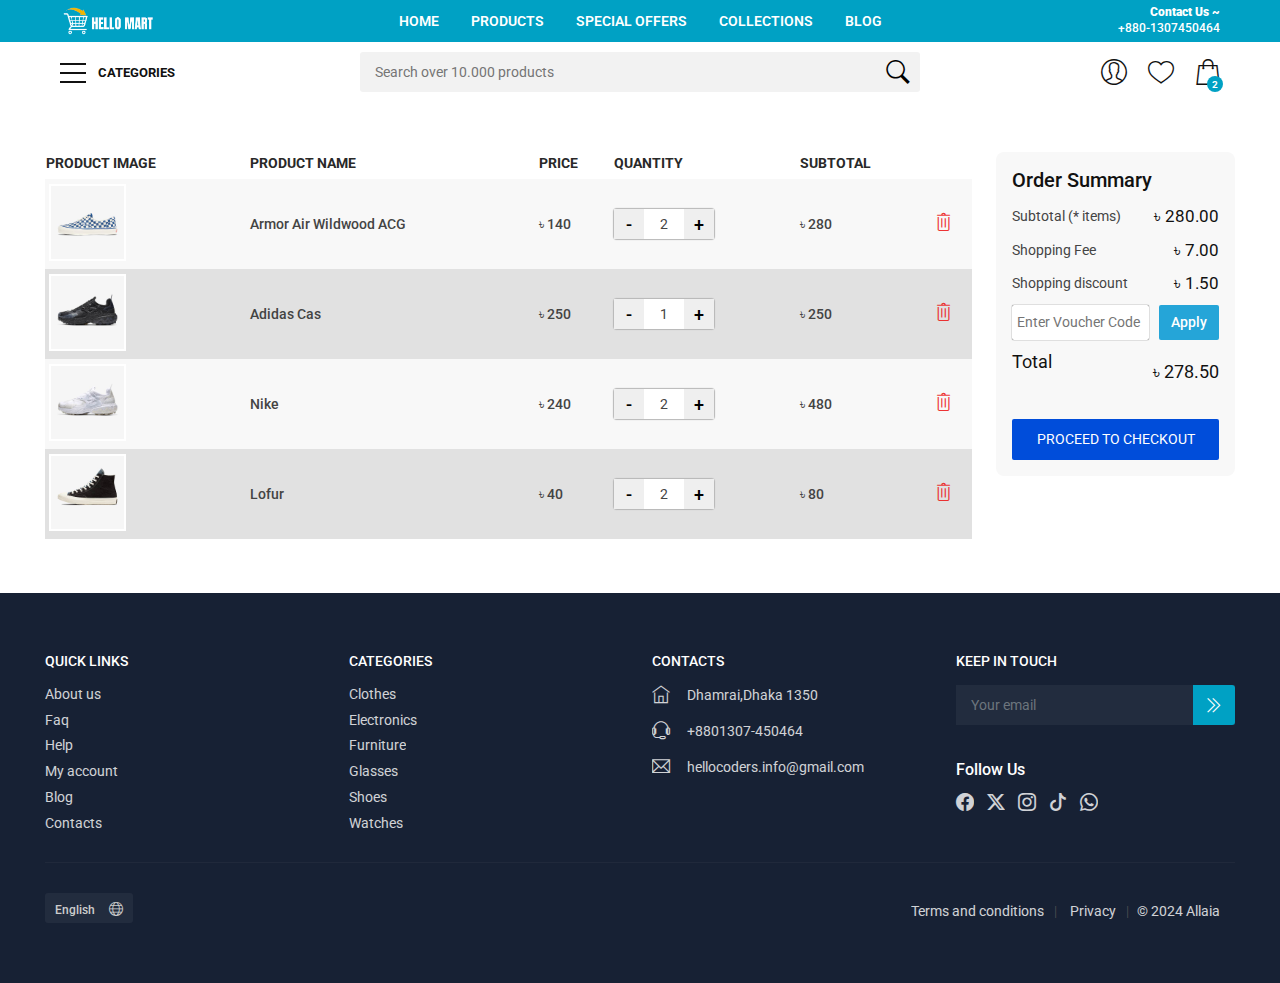
<file: cart.html>
<!DOCTYPE html>
<html lang="en">

<head>
  <!-- Mirrored from www.ansonika.com/allaia/ by HTTrack Website Copier/3.x [XR&CO'2014], Tue, 14 May 2024 04:19:41 GMT -->
  <meta charset="utf-8" />
  <meta http-equiv="X-UA-Compatible" content="IE=edge" />
  <meta name="viewport" content="width=device-width, initial-scale=1, shrink-to-fit=no" />
  <meta name="description" content="Allaia Bootstrap eCommerce Template - ThemeForest" />
  <meta name="author" content="Ansonika" />
  <title>Allaia | Bootstrap eCommerce Template - ThemeForest ||My Cart</title>

  <!-- Favicons-->
  <link rel="shortcut icon" href="img/icon.png" type="image/x-icon" />
  <link rel="apple-touch-icon" type="image/x-icon" href="img/apple-touch-icon-57x57-precomposed.png" />
  <link rel="apple-touch-icon" type="image/x-icon" sizes="72x72" href="img/apple-touch-icon-72x72-precomposed.png" />
  <link rel="apple-touch-icon" type="image/x-icon" sizes="114x114"
    href="img/apple-touch-icon-114x114-precomposed.png" />
  <link rel="apple-touch-icon" type="image/x-icon" sizes="144x144"
    href="img/apple-touch-icon-144x144-precomposed.png" />

  <!-- GOOGLE WEB FONT -->
  <link rel="dns-prefetch" href="https://fonts.gstatic.com/" />
  <link rel="preconnect" href="https://fonts.gstatic.com/" crossorigin="anonymous" />
  <link rel="preload" href="https://fonts.googleapis.com/css?family=Roboto:300,400,500,700,900&amp;display=swap"
    as="fetch" crossorigin="anonymous" />
  <script>
    !(function (e, n, t) {
      "use strict";
      var o =
        "https://fonts.googleapis.com/css?family=Roboto:300,400,500,700,900&amp;display=swap",
        r = "__3perf_googleFonts_c2536";
      function c(e) {
        (n.head || n.body).appendChild(e);
      }
      function a() {
        var e = n.createElement("link");
        (e.href = o), (e.rel = "stylesheet"), c(e);
      }
      function f(e) {
        if (!n.getElementById(r)) {
          var t = n.createElement("style");
          (t.id = r), c(t);
        }
        n.getElementById(r).innerHTML = e;
      }
      e.FontFace && e.FontFace.prototype.hasOwnProperty("display")
        ? (t[r] && f(t[r]),
          fetch(o)
            .then(function (e) {
              return e.text();
            })
            .then(function (e) {
              return e.replace(
                /@font-face {/g,
                "@font-face{font-display:swap;"
              );
            })
            .then(function (e) {
              return (t[r] = e);
            })
            .then(f)
            .catch(a))
        : a();
    })(window, document, localStorage);
  </script>

  <!-- PRELOAD LARGE CONTENT -->
  <link rel="preload" as="image" href="img/slides/slide_home_2.jpg" />

  <!-- BASE CSS -->
  <link rel="preload" href="css/bootstrap.min.css" as="style" />
  <link rel="stylesheet" href="css/bootstrap.min.css" />
  <link rel="preload" href="css/style.css" as="style" />
  <link rel="stylesheet" href="css/style.css" />

  <!-- SPECIFIC CSS -->
  <link rel="preload" href="css/home_1.css" as="style" />
  <link rel="stylesheet" href="css/home_1.css" />

  <!-- Cart CSS -->
  <link rel="stylesheet" href="./css/cart.css" />
</head>

<body>
  <div class="page">
    <header class="version_1">
      <div class="layer"></div><!-- Mobile menu overlay mask -->
      <div class="main_header">
        <div class="container">
          <div class="row small-gutters">
            <div class="col-xl-3 col-lg-3 d-lg-flex align-items-center">
              <div id="logo">
                <a href="index.html"><img src="img/logo.png" alt="" width="100" height="28"></a>
              </div>
            </div>
            <nav class="col-xl-6 col-lg-7">
              <a class="open_close" href="#0">
                <div class="hamburger hamburger--spin">
                  <div class="hamburger-box">
                    <div class="hamburger-inner"></div>
                  </div>
                </div>
              </a>
              <!-- Mobile menu button -->
              <div class="main-menu">
                <div id="header_menu">
                  <a href="index-2.html"><img src="img/logo_black.svg" alt="" width="100" height="35"></a>
                  <a href="#" class="open_close" id="close_in"><i class="ti-close"></i></a>
                </div>
                <ul class="d-lg-flex justify-content-center">
                  <!-- <li class="submenu">
									<a href="#0" class="show-submenu">Home</a>
								</li> -->
                  <li class="">
                    <a href="#0" class="show-submenu menu_item">Home</a>
                  </li>
                  <li class="megamenu">
                    <a href="products.html" class="show-submenu-mega menu_item">Products</a>
                    <!-- <div class="menu-wrapper">
										<div class="row small-gutters">
											<div class="col-lg-3">
												<h3>Listing grid</h3>
												<ul>
													<li><a href="listing-grid-1-full.html">Grid Full Width</a></li>
													<li><a href="listing-grid-2-full.html">Grid Full Width 2</a></li>
													<li><a href="listing-grid-3.html">Grid Boxed</a></li>
													<li><a href="listing-grid-4-sidebar-left.html">Grid Sidebar Left</a></li>
													<li><a href="listing-grid-5-sidebar-right.html">Grid Sidebar Right</a></li>
													<li><a href="listing-grid-6-sidebar-left.html">Grid Sidebar Left 2</a></li>
													<li><a href="listing-grid-7-sidebar-right.html">Grid Sidebar Right 2</a></li>
												</ul>
											</div>
											<div class="col-lg-3">
												<h3>Listing row &amp; Product</h3>
												<ul>
													<li><a href="listing-row-1-sidebar-left.html">Row Sidebar Left</a></li>
													<li><a href="listing-row-2-sidebar-right.html">Row Sidebar Right</a></li>
													<li><a href="listing-row-3-sidebar-left.html">Row Sidebar Left 2</a></li>
													<li><a href="listing-row-4-sidebar-extended.html">Row Sidebar Extended</a></li>
													<li><a href="product-detail-1.html">Product Large Image</a></li>
													<li><a href="product-detail-2.html">Product Carousel</a></li>
													<li><a href="product-detail-3.html">Product Sticky Info</a></li>
												</ul>
											</div>
											<div class="col-lg-3">
												<h3>Other pages</h3>
												<ul>
													<li><a href="cart.html">Cart Page</a></li>
													<li><a href="checkout.html">Check Out Page</a></li>
													<li><a href="confirm.html">Confirm Purchase Page</a></li>
													<li><a href="account.html">Create Account Page</a></li>
													<li><a href="track-order.html">Track Order</a></li>
													<li><a href="help.html">Help Page</a></li>
													<li><a href="help-2.html">Help Page 2</a></li>
													<li><a href="leave-review.html">Leave a Review</a></li>
												</ul>
											</div>
											<div class="col-lg-3 d-xl-block d-lg-block d-md-none d-sm-none d-none">
												<div class="banner_menu">
													<a href="#0">
														<img src="[data-uri]" data-src="img/banner_menu.jpg" width="400" height="550" alt="" class="img-fluid lazy">
													</a>
												</div>
											</div>
										</div>
										
									</div> -->
                    <!-- /menu-wrapper -->
                  </li>
                  <li class="">
                    <a href="#0" class="show-submenu menu_item">Special Offers</a>
                  </li>
                  <li class="">
                    <a href="#0" class="show-submenu menu_item">Collections</a>
                  </li>
                  <li>
                    <a href="blog.html" class="menu_item">Blog</a>
                  </li>
                </ul>
              </div>
              <!--/main-menu -->
            </nav>
            <div class="col-xl-3 col-lg-2 d-lg-flex align-items-center justify-content-end text-end">
              <a class="phone_top" href="tel:+8801307450464"><strong><span>Contact Us
                    ~</span>+880-1307450464</strong></a>
            </div>
          </div>
          <!-- /row -->
        </div>
      </div>
      <!-- /main_header -->

      <div class="main_nav Sticky">
        <div class="container">
          <div class="row small-gutters">
            <div class="col-xl-3 col-lg-3 col-md-3">
              <nav class="categories">
                <ul class="clearfix">
                  <li><span>
                      <a href="#">
                        <span class="hamburger hamburger--spin">
                          <span class="hamburger-box">
                            <span class="hamburger-inner"></span>
                          </span>
                        </span>
                        Categories
                      </a>
                    </span>
                    <div id="menu">
                      <ul>
                        <li><span><a href="#0">Collections</a></span>
                          <ul>
                            <li><a href="listing-grid-1-full.html">Trending</a></li>
                            <li><a href="listing-grid-2-full.html">Life style</a></li>
                            <li><a href="listing-grid-3.html">Running</a></li>
                            <li><a href="listing-grid-4-sidebar-left.html">Training</a></li>
                            <li><a href="listing-grid-5-sidebar-right.html">View all
                                Collections</a></li>
                          </ul>
                        </li>
                        <li><span><a href="#">Men</a></span>
                          <ul>
                            <li><a href="listing-grid-6-sidebar-left.html">Offers</a></li>
                            <li><a href="listing-grid-7-sidebar-right.html">Shoes</a></li>
                            <li><a href="listing-row-1-sidebar-left.html">Clothing</a></li>
                            <li><a href="listing-row-3-sidebar-left.html">Accessories</a>
                            </li>
                            <li><a href="listing-row-4-sidebar-extended.html">Equipment</a>
                            </li>
                          </ul>
                        </li>
                        <li><span><a href="#">Women</a></span>
                          <ul>
                            <li><a href="listing-grid-1-full.html">Best Sellers</a></li>
                            <li><a href="listing-grid-2-full.html">Clothing</a></li>
                            <li><a href="listing-grid-3.html">Accessories</a></li>
                            <li><a href="listing-grid-4-sidebar-left.html">Shoes</a></li>
                          </ul>
                        </li>
                        <li><span><a href="#">Boys</a></span>
                          <ul>
                            <li><a href="listing-grid-6-sidebar-left.html">Easy On Shoes</a>
                            </li>
                            <li><a href="listing-grid-7-sidebar-right.html">Clothing</a>
                            </li>
                            <li><a href="listing-row-3-sidebar-left.html">Must Have</a></li>
                            <li><a href="listing-row-4-sidebar-extended.html">All Boys</a>
                            </li>
                          </ul>
                        </li>
                        <li><span><a href="#">Girls</a></span>
                          <ul>
                            <li><a href="listing-grid-1-full.html">New Releases</a></li>
                            <li><a href="listing-grid-2-full.html">Clothing</a></li>
                            <li><a href="listing-grid-3.html">Sale</a></li>
                            <li><a href="listing-grid-4-sidebar-left.html">Best Sellers</a>
                            </li>
                          </ul>
                        </li>
                        <li><span><a href="#">Customize</a></span>
                          <ul>
                            <li><a href="listing-row-1-sidebar-left.html">For Men</a></li>
                            <li><a href="listing-row-2-sidebar-right.html">For Women</a>
                            </li>
                            <li><a href="listing-row-4-sidebar-extended.html">For Boys</a>
                            </li>
                            <li><a href="listing-grid-1-full.html">For Girls</a></li>
                          </ul>
                        </li>
                      </ul>
                    </div>
                  </li>
                </ul>
              </nav>
            </div>
            <div class="col-xl-6 col-lg-7 col-md-6 d-none d-md-block">
              <div class="custom-search-input">
                <input type="text" placeholder="Search over 10.000 products">
                <button type="submit"><i class="header-icon_search_custom"></i></button>
              </div>
            </div>
            <div class="col-xl-3 col-lg-2 col-md-3">
              <ul class="top_tools">
                <li>
                  <div class="dropdown dropdown-cart">
                    <a href="cart.html" class="cart_bt"><strong>2</strong></a>
                    <div class="dropdown-menu">
                      <ul>
                        <li>
                          <a href="product-detail-1.html">
                            <figure><img src="img/products/product_placeholder_square_small.jpg"
                                data-src="img/products/shoes/thumb/1.jpg" alt="" width="50" height="50" class="lazy">
                            </figure>
                            <strong><span>1x Armor Air x Fear</span>৳90.00</strong>
                          </a>
                          <a href="#0" class="action"><i class="ti-trash"></i></a>
                        </li>
                        <li>
                          <a href="product-detail-1.html">
                            <figure><img src="img/products/product_placeholder_square_small.jpg"
                                data-src="img/products/shoes/thumb/2.jpg" alt="" width="50" height="50" class="lazy">
                            </figure>
                            <strong><span>1x Armor Okwahn II</span>৳110.00</strong>
                          </a>
                          <a href="0.html" class="action"><i class="ti-trash"></i></a>
                        </li>
                      </ul>
                      <div class="total_drop">
                        <div class="clearfix"><strong>Total</strong><span>৳200.00</span></div>
                        <a href="cart.html" class="btn_1 outline">View Cart</a><a href="checkout.html"
                          class="btn_1">Checkout</a>
                      </div>
                    </div>
                  </div>
                  <!-- /dropdown-cart-->
                </li>
                <li>
                  <a href="#0" class="wishlist"><span>Wishlist</span></a>
                </li>
                <li>
                  <div class="dropdown dropdown-access">
                    <a href="login.html" class="access_link"><span>Account</span></a>
                    <div class="dropdown-menu">
                      <a href="login.html" class="btn_1">Sign In or Sign Up</a>
                      <ul>
                        <li>
                          <a href="track-order.html"><i class="ti-truck"></i>Track your
                            Order</a>
                        </li>
                        <li>
                          <a href="account.html"><i class="ti-package"></i>My Orders</a>
                        </li>
                        <li>
                          <a href="account.html"><i class="ti-user"></i>My Profile</a>
                        </li>
                        <li>
                          <a href="help.html"><i class="ti-help-alt"></i>Help and Faq</a>
                        </li>
                      </ul>
                    </div>
                  </div>
                  <!-- /dropdown-access-->
                </li>
                <li>
                  <a href="#0" class="btn_search_mob"><span>Search</span></a>
                </li>
                <li>
                  <a href="#menu" class="btn_cat_mob">
                    <div class="hamburger hamburger--spin" id="hamburger">
                      <div class="hamburger-box">
                        <div class="hamburger-inner"></div>
                      </div>
                    </div>
                    Categories
                  </a>
                </li>
              </ul>
            </div>
          </div>
          <!-- /row -->
        </div>
        <div class="search_mob_wp">
          <input type="text" class="form-control" placeholder="Search over 10.000 products">
          <input type="submit" class="btn_1 full-width" value="Search">
        </div>
        <!-- /search_mobile -->
      </div>
      <!-- /main_nav -->
    </header>
    <main>
      <!-- cart section -->
      <section id="cart-section">
        <div class="container">
          <div class="cart-area">
            <!-- added product section -->
            <div class="added-product-area">
              <table>
                <thead>
                  <tr class="product-headers">
                    <th>Product Image</th>
                    <th>Product Name</th>
                    <th>Price</th>
                    <th>Quantity</th>
                    <th>Subtotal</th>
                  </tr>
                </thead>
                <tbody>
                  <tr>
                    <td>
                      <div class="product-img-area">
                        <img src="./img/products/shoes/3.jpg" alt="Product image" />
                      </div>
                    </td>
                    <td class="product-name">Armor Air Wildwood ACG</td>
                    <td class="price">৳ 140</td>
                    <td>
                      <div class="quantity-area">
                        <button id="decrease-btn" class="decrement-button">
                          -
                        </button>
                        <span class="px-3 text-center" id="quantity">2</span>
                        <button id="increase-btn" class="increment-button">
                          +
                        </button>
                      </div>
                    </td>
                    <td class="sub-total-price">৳ 280</td>
                    <td>
                      <i class="ti-trash"></i>
                    </td>
                  </tr>
                  <tr>
                    <td>
                      <div class="product-img-area">
                        <img src="./img/products/shoes/1.jpg" alt="Product image" />
                      </div>
                    </td>
                    <td class="product-name">Adidas Cas</td>
                    <td class="price">৳ 250</td>
                    <td>
                      <div class="quantity-area">
                        <button id="decrease-btn" class="decrement-button">
                          -
                        </button>
                        <span class="px-3 text-center" id="quantity">1</span>
                        <button id="increase-btn" class="increment-button">
                          +
                        </button>
                      </div>
                    </td>
                    <td class="sub-total-price">৳ 250</td>
                    <td>
                      <i class="ti-trash"></i>
                    </td>
                  </tr>
                  <tr>
                    <td>
                      <div class="product-img-area">
                        <img src="./img/products/shoes/2.jpg" alt="Product image" />
                      </div>
                    </td>
                    <td class="product-name">Nike</td>
                    <td class="price">৳ 240</td>
                    <td>
                      <div class="quantity-area">
                        <button id="decrease-btn" class="decrement-button">
                          -
                        </button>
                        <span class="px-3 text-center" id="quantity">2</span>
                        <button id="increase-btn" class="increment-button">
                          +
                        </button>
                      </div>
                    </td>
                    <td class="sub-total-price">৳ 480</td>
                    <td>
                      <i class="ti-trash"></i>
                    </td>
                  </tr>
                  <tr>
                    <td>
                      <div class="product-img-area">
                        <img src="./img/products/shoes/4.jpg" alt="Product image" />
                      </div>
                    </td>
                    <td class="product-name">Lofur</td>
                    <td class="price">৳ 40</td>
                    <td>
                      <div class="quantity-area">
                        <button id="decrease-btn" class="decrement-button">
                          -
                        </button>
                        <span class="px-3 text-center" id="quantity">2</span>
                        <button id="increase-btn" class="increment-button">
                          +
                        </button>
                      </div>
                    </td>
                    <td class="sub-total-price">৳ 80</td>
                    <td>
                      <i class="ti-trash"></i>
                    </td>
                  </tr>
                </tbody>
              </table>
            </div>
            <!-- Order section -->
            <div class="order-area">
              <h5>Order Summary</h5>
              <div class="order-row">
                <span>Subtotal (* items)</span>
                <span class="price">৳ 280.00</span>
              </div>
              <div class="order-row">
                <span>Shopping Fee</span>
                <span class="price">৳ 7.00</span>
              </div>
              <div class="order-row">
                <span>Shopping discount</span>
                <span class="price">৳ 1.50</span>
              </div>
              <div class="order-row voucher-section">
                <input type="text" name="" id="" placeholder="Enter Voucher Code" class="voucher-input" />
                <button class="voucher-btn">Apply</button>
              </div>
              <div class="order-row total-price-area">
                <p>Total</p>
                <span>৳ 278.50</span>
              </div>
              <button class="check-out-btn">Proceed To Checkout</button>
            </div>
          </div>
        </div>
      </section>
    </main>
    <footer class="revealed">
      <div class="container">
        <div class="row">
          <div class="col-lg-3 col-md-6">
            <h3 data-bs-target="#collapse_1">Quick Links</h3>
            <div class="collapse dont-collapse-sm links" id="collapse_1">
              <ul>
                <li><a href="about.html">About us</a></li>
                <li><a href="help.html">Faq</a></li>
                <li><a href="help.html">Help</a></li>
                <li><a href="account.html">My account</a></li>
                <li><a href="blog.html">Blog</a></li>
                <li><a href="contacts.html">Contacts</a></li>
              </ul>
            </div>
          </div>
          <div class="col-lg-3 col-md-6">
            <h3 data-bs-target="#collapse_2">Categories</h3>
            <div class="collapse dont-collapse-sm links" id="collapse_2">
              <ul>
                <li><a href="listing-grid-1-full.html">Clothes</a></li>
                <li><a href="listing-grid-2-full.html">Electronics</a></li>
                <li><a href="listing-grid-1-full.html">Furniture</a></li>
                <li><a href="listing-grid-3.html">Glasses</a></li>
                <li><a href="listing-grid-1-full.html">Shoes</a></li>
                <li><a href="listing-grid-1-full.html">Watches</a></li>
              </ul>
            </div>
          </div>
          <div class="col-lg-3 col-md-6">
            <h3 data-bs-target="#collapse_3">Contacts</h3>
            <div class="collapse dont-collapse-sm contacts" id="collapse_3">
              <ul>
                <li><i class="ti-home"></i>Dhamrai,Dhaka 1350</li>
                <li><i class="ti-headphone-alt"></i>+8801307-450464</li>
                <li><i class="ti-email"></i><a href="#0">hellocoders.info@gmail.com</a></li>
              </ul>
            </div>
          </div>
          <div class="col-lg-3 col-md-6">
            <h3 data-bs-target="#collapse_4">Keep in touch</h3>
            <div class="collapse dont-collapse-sm" id="collapse_4">
              <div id="newsletter">
                <div class="form-group">
                  <input type="email" name="email_newsletter" id="email_newsletter" class="form-control"
                    placeholder="Your email">
                  <button type="submit" id="submit-newsletter"><i class="ti-angle-double-right"></i></button>
                </div>
              </div>
              <div class="follow_us">
                <h5>Follow Us</h5>
                <ul>
                  <li><a href="#0"><i class="bi bi-facebook"></i></a></li>
                  <li><a href="#0"><i class="bi bi-twitter-x"></i></a></li>
                  <li><a href="#0"><i class="bi bi-instagram"></i></a></li>
                  <li><a href="#0"><i class="bi bi-tiktok"></i></a></li>
                  <li><a href="#0"><i class="bi bi-whatsapp"></i></a></li>
                </ul>
              </div>
            </div>
          </div>
        </div>
        <!-- /row-->
        <hr>
        <div class="row add_bottom_25">
          <div class="col-lg-6">
            <ul class="footer-selector clearfix">
              <li>
                <div class="styled-select lang-selector">
                  <select>
                    <option value="English" selected>English</option>
                    <option value="French">French</option>
                    <option value="Spanish">Spanish</option>
                    <option value="Russian">Russian</option>
                  </select>
                </div>
              </li>
              <!-- <li>
								<div class="styled-select currency-selector">
									<select>
										<option value="US Dollars" selected>US Dollars</option>
										<option value="Euro">Euro</option>
									</select>
								</div>
							</li> -->
              <!-- <li><img src="[data-uri]"
									data-src="img/cards_all.svg" alt="" width="198" height="30" class="lazy"></li> -->
            </ul>
          </div>
          <div class="col-lg-6">
            <ul class="additional_links">
              <li><a href="#0">Terms and conditions</a></li>
              <li><a href="#0">Privacy</a></li>
              <li><span>© 2024 Allaia</span></li>
            </ul>
          </div>
        </div>
      </div>
    </footer>
  </div>


  <!-- Script -->
  <script src="js/product-details.js"></script>
  <div id="toTop"></div><!-- Back to top button -->

	<!-- COMMON SCRIPTS -->
	<script src="js/common_scripts.min.js"></script>
	<script src="js/main.js"></script>

	<!-- SPECIFIC SCRIPTS -->
	<script src="js/carousel-home.min.js"></script>
</body>

</html>
</file>
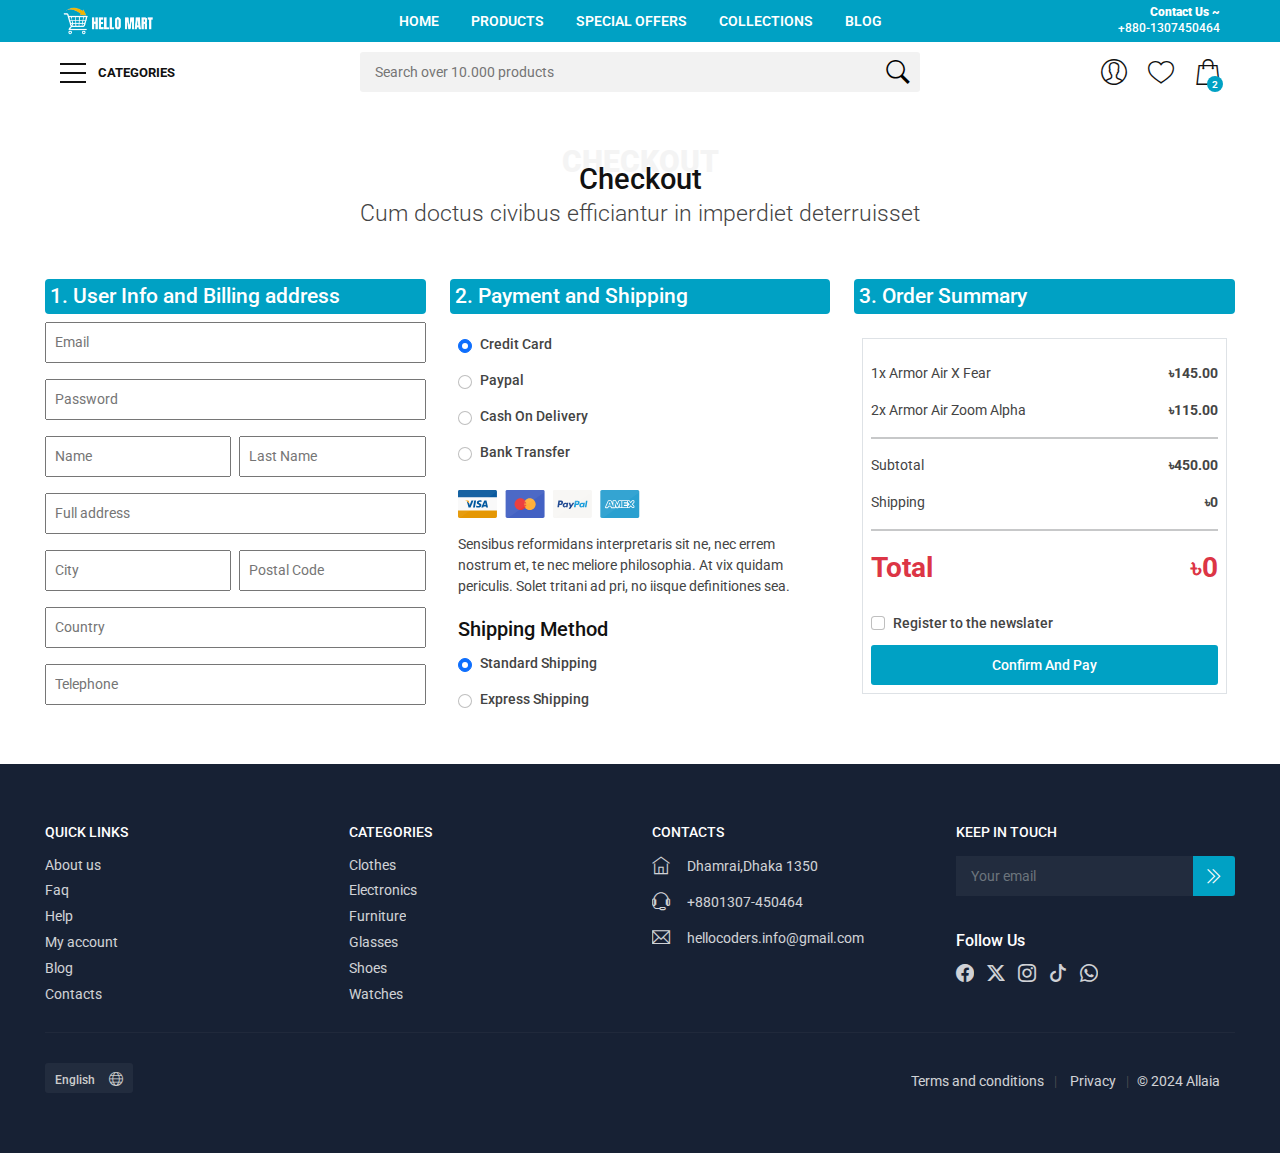
<file: checkout.html>
<!DOCTYPE html>
<html lang="en">


<!-- Mirrored from www.ansonika.com/allaia/ by HTTrack Website Copier/3.x [XR&CO'2014], Tue, 14 May 2024 04:19:41 GMT -->

<head>
	<meta charset="utf-8">
	<meta http-equiv="X-UA-Compatible" content="IE=edge">
	<meta name="viewport" content="width=device-width, initial-scale=1, shrink-to-fit=no">
	<meta name="description" content="Allaia Bootstrap eCommerce Template - ThemeForest">
	<meta name="author" content="Ansonika">
	<title>Hello Mart | Homes</title>

	<!-- Favicons-->
	<link rel="shortcut icon" href="img/icon.png" type="image/x-icon">
	<link rel="apple-touch-icon" type="image/x-icon" href="img/apple-touch-icon-57x57-precomposed.png">
	<link rel="apple-touch-icon" type="image/x-icon" sizes="72x72" href="img/apple-touch-icon-72x72-precomposed.png">
	<link rel="apple-touch-icon" type="image/x-icon" sizes="114x114"
		href="img/apple-touch-icon-114x114-precomposed.png">
	<link rel="apple-touch-icon" type="image/x-icon" sizes="144x144"
		href="img/apple-touch-icon-144x144-precomposed.png">

	<!-- GOOGLE WEB FONT -->
	<link rel="dns-prefetch" href="https://fonts.gstatic.com/">
	<link rel="preconnect" href="https://fonts.gstatic.com/" crossorigin="anonymous">
	<link rel="preload" href="https://fonts.googleapis.com/css?family=Roboto:300,400,500,700,900&amp;display=swap"
		as="fetch" crossorigin="anonymous">
	<script>
		!function (e, n, t) { "use strict"; var o = "https://fonts.googleapis.com/css?family=Roboto:300,400,500,700,900&amp;display=swap", r = "__3perf_googleFonts_c2536"; function c(e) { (n.head || n.body).appendChild(e) } function a() { var e = n.createElement("link"); e.href = o, e.rel = "stylesheet", c(e) } function f(e) { if (!n.getElementById(r)) { var t = n.createElement("style"); t.id = r, c(t) } n.getElementById(r).innerHTML = e } e.FontFace && e.FontFace.prototype.hasOwnProperty("display") ? (t[r] && f(t[r]), fetch(o).then(function (e) { return e.text() }).then(function (e) { return e.replace(/@font-face {/g, "@font-face{font-display:swap;") }).then(function (e) { return t[r] = e }).then(f).catch(a)) : a() }(window, document, localStorage);
	</script>

	<!-- font awesome cdn  -->
    <link rel="stylesheet" href="https://cdnjs.cloudflare.com/ajax/libs/font-awesome/6.5.2/css/all.min.css"
        integrity="sha512-SnH5WK+bZxgPHs44uWIX+LLJAJ9/2PkPKZ5QiAj6Ta86w+fsb2TkcmfRyVX3pBnMFcV7oQPJkl9QevSCWr3W6A=="
        crossorigin="anonymous" referrerpolicy="no-referrer" />


	<!-- PRELOAD LARGE CONTENT -->
	<link rel="preload" as="image" href="img/slides/slide_home_2.jpg">

	<!-- BASE CSS -->
	<link rel="preload" href="css/bootstrap.min.css" as="style">
	<link rel="stylesheet" href="css/bootstrap.min.css">
	<link rel="preload" href="css/style.css" as="style">
	<link rel="stylesheet" href="css/style.css">

	<!-- SPECIFIC CSS -->
	<link rel="preload" href="css/home_1.css" as="style">
	<link rel="stylesheet" href="css/home_1.css">
	<link rel="stylesheet" href="css/checkout.css">

</head>

<body>

	<div id="page">

		<header class="version_1">
			<div class="layer"></div><!-- Mobile menu overlay mask -->
			<div class="main_header">
				<div class="container">
					<div class="row small-gutters">
						<div class="col-xl-3 col-lg-3 d-lg-flex align-items-center">
							<div id="logo">
								<a href="index.html"><img src="img/logo.png" alt="" width="100" height="28"></a>
							</div>
						</div>
						<nav class="col-xl-6 col-lg-7">
							<a class="open_close" href="#0">
								<div class="hamburger hamburger--spin">
									<div class="hamburger-box">
										<div class="hamburger-inner"></div>
									</div>
								</div>
							</a>
							<!-- Mobile menu button -->
							<div class="main-menu">
								<div id="header_menu">
									<a href="index-2.html"><img src="img/logo_black.svg" alt="" width="100"
											height="35"></a>
									<a href="#" class="open_close" id="close_in"><i class="ti-close"></i></a>
								</div>
								<ul class="d-lg-flex justify-content-center">
									<!-- <li class="submenu">
									<a href="#0" class="show-submenu">Home</a>
								</li> -->
									<li class="">
										<a href="index.html" class="show-submenu menu_item">Home</a>
									</li>
									<li class="megamenu">
										<a href="products.html" class="show-submenu-mega menu_item">Products</a>
										<!-- <div class="menu-wrapper">
										<div class="row small-gutters">
											<div class="col-lg-3">
												<h3>Listing grid</h3>
												<ul>
													<li><a href="listing-grid-1-full.html">Grid Full Width</a></li>
													<li><a href="listing-grid-2-full.html">Grid Full Width 2</a></li>
													<li><a href="listing-grid-3.html">Grid Boxed</a></li>
													<li><a href="listing-grid-4-sidebar-left.html">Grid Sidebar Left</a></li>
													<li><a href="listing-grid-5-sidebar-right.html">Grid Sidebar Right</a></li>
													<li><a href="listing-grid-6-sidebar-left.html">Grid Sidebar Left 2</a></li>
													<li><a href="listing-grid-7-sidebar-right.html">Grid Sidebar Right 2</a></li>
												</ul>
											</div>
											<div class="col-lg-3">
												<h3>Listing row &amp; Product</h3>
												<ul>
													<li><a href="listing-row-1-sidebar-left.html">Row Sidebar Left</a></li>
													<li><a href="listing-row-2-sidebar-right.html">Row Sidebar Right</a></li>
													<li><a href="listing-row-3-sidebar-left.html">Row Sidebar Left 2</a></li>
													<li><a href="listing-row-4-sidebar-extended.html">Row Sidebar Extended</a></li>
													<li><a href="product-detail-1.html">Product Large Image</a></li>
													<li><a href="product-detail-2.html">Product Carousel</a></li>
													<li><a href="product-detail-3.html">Product Sticky Info</a></li>
												</ul>
											</div>
											<div class="col-lg-3">
												<h3>Other pages</h3>
												<ul>
													<li><a href="cart.html">Cart Page</a></li>
													<li><a href="checkout.html">Check Out Page</a></li>
													<li><a href="confirm.html">Confirm Purchase Page</a></li>
													<li><a href="account.html">Create Account Page</a></li>
													<li><a href="track-order.html">Track Order</a></li>
													<li><a href="help.html">Help Page</a></li>
													<li><a href="help-2.html">Help Page 2</a></li>
													<li><a href="leave-review.html">Leave a Review</a></li>
												</ul>
											</div>
											<div class="col-lg-3 d-xl-block d-lg-block d-md-none d-sm-none d-none">
												<div class="banner_menu">
													<a href="#0">
														<img src="[data-uri]" data-src="img/banner_menu.jpg" width="400" height="550" alt="" class="img-fluid lazy">
													</a>
												</div>
											</div>
										</div>
										
									</div> -->
										<!-- /menu-wrapper -->
									</li>
									<li class="">
										<a href="#0" class="show-submenu menu_item">Special Offers</a>
									</li>
									<li class="">
										<a href="#0" class="show-submenu menu_item">Collections</a>
									</li>
									<li>
										<a href="blog.html" class="menu_item">Blog</a>
									</li>
								</ul>
							</div>
							<!--/main-menu -->
						</nav>
						<div class="col-xl-3 col-lg-2 d-lg-flex align-items-center justify-content-end text-end">
							<a class="phone_top" href="tel:+8801307450464"><strong><span>Contact Us
										~</span>+880-1307450464</strong></a>
						</div>
					</div>
					<!-- /row -->
				</div>
			</div>
			<!-- /main_header -->

			<div class="main_nav Sticky">
				<div class="container">
					<div class="row small-gutters">
						<div class="col-xl-3 col-lg-3 col-md-3">
							<nav class="categories">
								<ul class="clearfix">
									<li><span>
											<a href="#">
												<span class="hamburger hamburger--spin">
													<span class="hamburger-box">
														<span class="hamburger-inner"></span>
													</span>
												</span>
												Categories
											</a>
										</span>
										<div id="menu">
											<ul>
												<li><span><a href="#0">Collections</a></span>
													<ul>
														<li><a href="listing-grid-1-full.html">Trending</a></li>
														<li><a href="listing-grid-2-full.html">Life style</a></li>
														<li><a href="listing-grid-3.html">Running</a></li>
														<li><a href="listing-grid-4-sidebar-left.html">Training</a></li>
														<li><a href="listing-grid-5-sidebar-right.html">View all
																Collections</a></li>
													</ul>
												</li>
												<li><span><a href="#">Men</a></span>
													<ul>
														<li><a href="listing-grid-6-sidebar-left.html">Offers</a></li>
														<li><a href="listing-grid-7-sidebar-right.html">Shoes</a></li>
														<li><a href="listing-row-1-sidebar-left.html">Clothing</a></li>
														<li><a href="listing-row-3-sidebar-left.html">Accessories</a>
														</li>
														<li><a href="listing-row-4-sidebar-extended.html">Equipment</a>
														</li>
													</ul>
												</li>
												<li><span><a href="#">Women</a></span>
													<ul>
														<li><a href="listing-grid-1-full.html">Best Sellers</a></li>
														<li><a href="listing-grid-2-full.html">Clothing</a></li>
														<li><a href="listing-grid-3.html">Accessories</a></li>
														<li><a href="listing-grid-4-sidebar-left.html">Shoes</a></li>
													</ul>
												</li>
												<li><span><a href="#">Boys</a></span>
													<ul>
														<li><a href="listing-grid-6-sidebar-left.html">Easy On Shoes</a>
														</li>
														<li><a href="listing-grid-7-sidebar-right.html">Clothing</a>
														</li>
														<li><a href="listing-row-3-sidebar-left.html">Must Have</a></li>
														<li><a href="listing-row-4-sidebar-extended.html">All Boys</a>
														</li>
													</ul>
												</li>
												<li><span><a href="#">Girls</a></span>
													<ul>
														<li><a href="listing-grid-1-full.html">New Releases</a></li>
														<li><a href="listing-grid-2-full.html">Clothing</a></li>
														<li><a href="listing-grid-3.html">Sale</a></li>
														<li><a href="listing-grid-4-sidebar-left.html">Best Sellers</a>
														</li>
													</ul>
												</li>
												<li><span><a href="#">Customize</a></span>
													<ul>
														<li><a href="listing-row-1-sidebar-left.html">For Men</a></li>
														<li><a href="listing-row-2-sidebar-right.html">For Women</a>
														</li>
														<li><a href="listing-row-4-sidebar-extended.html">For Boys</a>
														</li>
														<li><a href="listing-grid-1-full.html">For Girls</a></li>
													</ul>
												</li>
											</ul>
										</div>
									</li>
								</ul>
							</nav>
						</div>
						<div class="col-xl-6 col-lg-7 col-md-6 d-none d-md-block">
							<div class="custom-search-input">
								<input type="text" placeholder="Search over 10.000 products">
								<button type="submit"><i class="header-icon_search_custom"></i></button>
							</div>
						</div>
						<div class="col-xl-3 col-lg-2 col-md-3">
							<ul class="top_tools">
								<li>
									<div class="dropdown dropdown-cart">
										<a href="cart.html" class="cart_bt"><strong>2</strong></a>
										<div class="dropdown-menu">
											<ul>
												<li>
													<a href="product-detail-1.html">
														<figure><img
																src="img/products/product_placeholder_square_small.jpg"
																data-src="img/products/shoes/thumb/1.jpg" alt=""
																width="50" height="50" class="lazy"></figure>
														<strong><span>1x Armor Air x Fear</span>৳90.00</strong>
													</a>
													<a href="#0" class="action"><i class="ti-trash"></i></a>
												</li>
												<li>
													<a href="product-detail-1.html">
														<figure><img
																src="img/products/product_placeholder_square_small.jpg"
																data-src="img/products/shoes/thumb/2.jpg" alt=""
																width="50" height="50" class="lazy"></figure>
														<strong><span>1x Armor Okwahn II</span>৳110.00</strong>
													</a>
													<a href="0.html" class="action"><i class="ti-trash"></i></a>
												</li>
											</ul>
											<div class="total_drop">
												<div class="clearfix"><strong>Total</strong><span>৳200.00</span></div>
												<a href="cart.html" class="btn_1 outline">View Cart</a><a
													href="checkout.html" class="btn_1">Checkout</a>
											</div>
										</div>
									</div>
									<!-- /dropdown-cart-->
								</li>
								<li>
									<a href="#0" class="wishlist"><span>Wishlist</span></a>
								</li>
								<li>
									<div class="dropdown dropdown-access">
										<a href="login.html" class="access_link"><span>Account</span></a>
										<div class="dropdown-menu">
											<a href="login.html" class="btn_1">Sign In or Sign Up</a>
											<ul>
												<li>
													<a href="track-order.html"><i class="ti-truck"></i>Track your
														Order</a>
												</li>
												<li>
													<a href="account.html"><i class="ti-package"></i>My Orders</a>
												</li>
												<li>
													<a href="account.html"><i class="ti-user"></i>My Profile</a>
												</li>
												<li>
													<a href="help.html"><i class="ti-help-alt"></i>Help and Faq</a>
												</li>
											</ul>
										</div>
									</div>
									<!-- /dropdown-access-->
								</li>
								<li>
									<a href="#0" class="btn_search_mob"><span>Search</span></a>
								</li>
								<li>
									<a href="#menu" class="btn_cat_mob">
										<div class="hamburger hamburger--spin" id="hamburger">
											<div class="hamburger-box">
												<div class="hamburger-inner"></div>
											</div>
										</div>
										Categories
									</a>
								</li>
							</ul>
						</div>
					</div>
					<!-- /row -->
				</div>
				<div class="search_mob_wp">
					<input type="text" class="form-control" placeholder="Search over 10.000 products">
					<input type="submit" class="btn_1 full-width" value="Search">
				</div>
				<!-- /search_mobile -->
			</div>
			<!-- /main_nav -->
		</header>
		<!-- /header -->

		<main>
			<div class="container margin_60_35">
				<div class="main_title mb-5">
					<h2>Checkout</h2>
					<span>Checkout</span>
					<p>Cum doctus civibus efficiantur in imperdiet deterruisset</p>
				</div>
				<div class="row">
					<div class="col-4 col-md-4 col-xl-4">
						<div class="">
							<h4 class="billing_head">1. User Info and Billing address</h4>
							<form>
								<input class="w-100 my-2 p-2 input" type="email" name="email" id="email"
									placeholder="Email">
								<input class="w-100 my-2 p-2 input" type="password" name="password" id="password"
									placeholder="Password">
								<div class="d-flex gap-2">
									<input class="w-100 my-2 p-2 input" type="text" name="firstName" id="firstName"
										placeholder="Name">
									<input class="w-100 my-2 p-2 input" type="text" name="lastName" id="lastName"
										placeholder="Last Name">
								</div>
								<input class="w-100 my-2 p-2 input" type="text" name="address" id="address"
									placeholder="Full address">
								<div class="d-flex gap-2">
									<input class="w-100 my-2 p-2 input" type="text" name="city" id="city"
										placeholder="City">
									<input class="w-100 my-2 p-2 input" type="text" name="postalCode" id="postalCode"
										placeholder="Postal Code">
								</div>
								<input class="w-100 my-2 p-2 input" type="text" name="country" id="country"
									placeholder="Country">
								<input class="w-100 my-2 p-2 input" type="tel" name="telephone" id="telephone"
									placeholder="Telephone">
							</form>
						</div>
						<!-- /grid_item -->
					</div>
					<!-- /col -->
					<div class="col-4 col-md-4 col-xl-4">
						<div class="">
							<h4 class="billing_head">2. Payment and Shipping</h4>
							<div class="p-2">
								<div class="d-flex justify-content-between align-items-center my-2">
									<div class="d-flex justify-content-center align-items-center gap-2">
										<input class="form-check-input" type="radio" name="payment_method" id="creditCard" checked>
										<label class="mt-1 form-check-label" for="creditCard">Credit Card</label>
									</div>
									<div>
										<i class="fa-regular fa-circle-question"></i>
									</div>
								</div>
								<div class="d-flex justify-content-between align-items-center my-2">
									<div class="d-flex justify-content-center align-items-center gap-2">
										<input class="form-check-input" type="radio" name="payment_method" id="paypal">
										<label class="mt-1 form-check-label" for="paypal">Paypal</label>
									</div>
									<div>
										<i class="fa-regular fa-circle-question"></i>
									</div>
								</div>
								<div class="d-flex justify-content-between align-items-center my-2">
									<div class="d-flex justify-content-center align-items-center gap-2">
										<input class="form-check-input" type="radio" name="payment_method" id="cashOnDelivery">
										<label class="mt-1 form-check-label" for="cashOnDelivery">Cash On Delivery</label>
									</div>
									<div>
										<i class="fa-regular fa-circle-question"></i>
									</div>
								</div>
								<div class="d-flex justify-content-between align-items-center my-2">
									<div class="d-flex justify-content-center align-items-center gap-2">
										<input class="form-check-input" type="radio" name="payment_method" id="bankTransfer">
										<label class="mt-1 form-check-label" for="bankTransfer">Bank Transfer</label>
									</div>
									<div>
										<i class="fa-regular fa-circle-question"></i>
									</div>
								</div>
								<div>
									<img class="my-3 w-50" src="./img/cards_all.svg" alt="allCards">
								</div>
								<div>
									<p>Sensibus reformidans interpretaris sit ne, nec errem nostrum et, te nec meliore philosophia. At vix quidam periculis. Solet tritani ad pri, no iisque definitiones sea.</p>
								</div>
								<div>
									<h5>Shipping Method</h5>
									<div class="d-flex justify-content-between align-items-center my-2">
										<div class="d-flex justify-content-center align-items-center gap-2">
											<input class="form-check-input" type="radio" name="shipping" id="standard" checked>
											<label class="mt-1 form-check-label" for="standard">Standard Shipping</label>
										</div>
										<div>
											<i class="fa-regular fa-circle-question"></i>
										</div>
									</div>
									<div class="d-flex justify-content-between align-items-center my-2">
										<div class="d-flex justify-content-center align-items-center gap-2">
											<input class="form-check-input" type="radio" name="shipping" id="express">
											<label class="mt-1 form-check-label" for="express">Express Shipping</label>
										</div>
										<div>
											<i class="fa-regular fa-circle-question"></i>
										</div>
									</div>
								</div>
							</div>
						</div>
						<!-- /grid_item -->
					</div>
					<!-- /col -->
					<div class="col-4 col-md-4 col-xl-4">
						<div class="">
							<h4 class="billing_head">3. Order Summary</h4>
							<div class="p-2 border m-2 my-4">
								<div class="d-flex justify-content-between align-items-center my-3">
									<p class="m-0">1x Armor Air X Fear</p>
									<p class="fw-bold m-0">৳145.00</p>
								</div>
								<div class="d-flex justify-content-between align-items-center my-3">
									<p class="m-0">2x Armor Air Zoom Alpha</p>
									<p class="fw-bold m-0">৳115.00</p>
								</div>
								<hr class="border m-0 border-dark">
								<div class="d-flex justify-content-between align-items-center my-3">
									<p class="m-0">Subtotal</p>
									<p class="fw-bold m-0">৳450.00</p>
								</div>
								<div class="d-flex justify-content-between align-items-center my-3">
									<p class="m-0">Shipping</p>
									<p class="fw-bold m-0">৳0</p>
								</div>
								<hr class="border m-0 border-dark">
								<div class="d-flex justify-content-between align-items-center my-3">
									<p class="m-0 fs-3 text-danger fw-bolder">Total</p>
									<p class="fw-bold m-0 fs-3 text-danger">৳0</p>
								</div>
								<div class="my-2">
									<div class="d-flex justify-content-start align-items-center gap-2">
										<input class="form-check-input" type="checkbox" name="newslater" id="newslater">
										<label class="mt-2 form-check-label" for="newslater">Register to the newslater</label>
									</div>
								</div>
								<div>
									<button class="btn_1 w-100">Confirm And Pay</button>
								</div>
							</div>
						</div>
						<!-- /grid_item -->
					</div>
					<!-- /col -->
					<!-- /col -->
				</div>
				<!-- /row -->
			</div>
		</main>
		<!-- /main -->

		<footer class="revealed">
			<div class="container">
				<div class="row">
					<div class="col-lg-3 col-md-6">
						<h3 data-bs-target="#collapse_1">Quick Links</h3>
						<div class="collapse dont-collapse-sm links" id="collapse_1">
							<ul>
								<li><a href="about.html">About us</a></li>
								<li><a href="help.html">Faq</a></li>
								<li><a href="help.html">Help</a></li>
								<li><a href="account.html">My account</a></li>
								<li><a href="blog.html">Blog</a></li>
								<li><a href="contacts.html">Contacts</a></li>
							</ul>
						</div>
					</div>
					<div class="col-lg-3 col-md-6">
						<h3 data-bs-target="#collapse_2">Categories</h3>
						<div class="collapse dont-collapse-sm links" id="collapse_2">
							<ul>
								<li><a href="listing-grid-1-full.html">Clothes</a></li>
								<li><a href="listing-grid-2-full.html">Electronics</a></li>
								<li><a href="listing-grid-1-full.html">Furniture</a></li>
								<li><a href="listing-grid-3.html">Glasses</a></li>
								<li><a href="listing-grid-1-full.html">Shoes</a></li>
								<li><a href="listing-grid-1-full.html">Watches</a></li>
							</ul>
						</div>
					</div>
					<div class="col-lg-3 col-md-6">
						<h3 data-bs-target="#collapse_3">Contacts</h3>
						<div class="collapse dont-collapse-sm contacts" id="collapse_3">
							<ul>
								<li><i class="ti-home"></i>Dhamrai,Dhaka 1350</li>
								<li><i class="ti-headphone-alt"></i>+8801307-450464</li>
								<li><i class="ti-email"></i><a href="#0">hellocoders.info@gmail.com</a></li>
							</ul>
						</div>
					</div>
					<div class="col-lg-3 col-md-6">
						<h3 data-bs-target="#collapse_4">Keep in touch</h3>
						<div class="collapse dont-collapse-sm" id="collapse_4">
							<div id="newsletter">
								<div class="form-group">
									<input type="email" name="email_newsletter" id="email_newsletter"
										class="form-control" placeholder="Your email">
									<button type="submit" id="submit-newsletter"><i
											class="ti-angle-double-right"></i></button>
								</div>
							</div>
							<div class="follow_us">
								<h5>Follow Us</h5>
								<ul>
									<li><a href="#0"><i class="bi bi-facebook"></i></a></li>
									<li><a href="#0"><i class="bi bi-twitter-x"></i></a></li>
									<li><a href="#0"><i class="bi bi-instagram"></i></a></li>
									<li><a href="#0"><i class="bi bi-tiktok"></i></a></li>
									<li><a href="#0"><i class="bi bi-whatsapp"></i></a></li>
								</ul>
							</div>
						</div>
					</div>
				</div>
				<!-- /row-->
				<hr>
				<div class="row add_bottom_25">
					<div class="col-lg-6">
						<ul class="footer-selector clearfix">
							<li>
								<div class="styled-select lang-selector">
									<select>
										<option value="English" selected>English</option>
										<option value="French">French</option>
										<option value="Spanish">Spanish</option>
										<option value="Russian">Russian</option>
									</select>
								</div>
							</li>
							<!-- <li>
								<div class="styled-select currency-selector">
									<select>
										<option value="US Dollars" selected>US Dollars</option>
										<option value="Euro">Euro</option>
									</select>
								</div>
							</li> -->
							<!-- <li><img src="[data-uri]"
									data-src="img/cards_all.svg" alt="" width="198" height="30" class="lazy"></li> -->
						</ul>
					</div>
					<div class="col-lg-6">
						<ul class="additional_links">
							<li><a href="#0">Terms and conditions</a></li>
							<li><a href="#0">Privacy</a></li>
							<li><span>© 2024 Allaia</span></li>
						</ul>
					</div>
				</div>
			</div>
		</footer>
		<!--/footer-->
	</div>
	<!-- page -->

	<div id="toTop"></div><!-- Back to top button -->

	<!-- COMMON SCRIPTS -->
	<script src="js/common_scripts.min.js"></script>
	<script src="js/main.js"></script>

	<!-- SPECIFIC SCRIPTS -->
	<script src="js/carousel-home.min.js"></script>

</body>

</html>
</file>
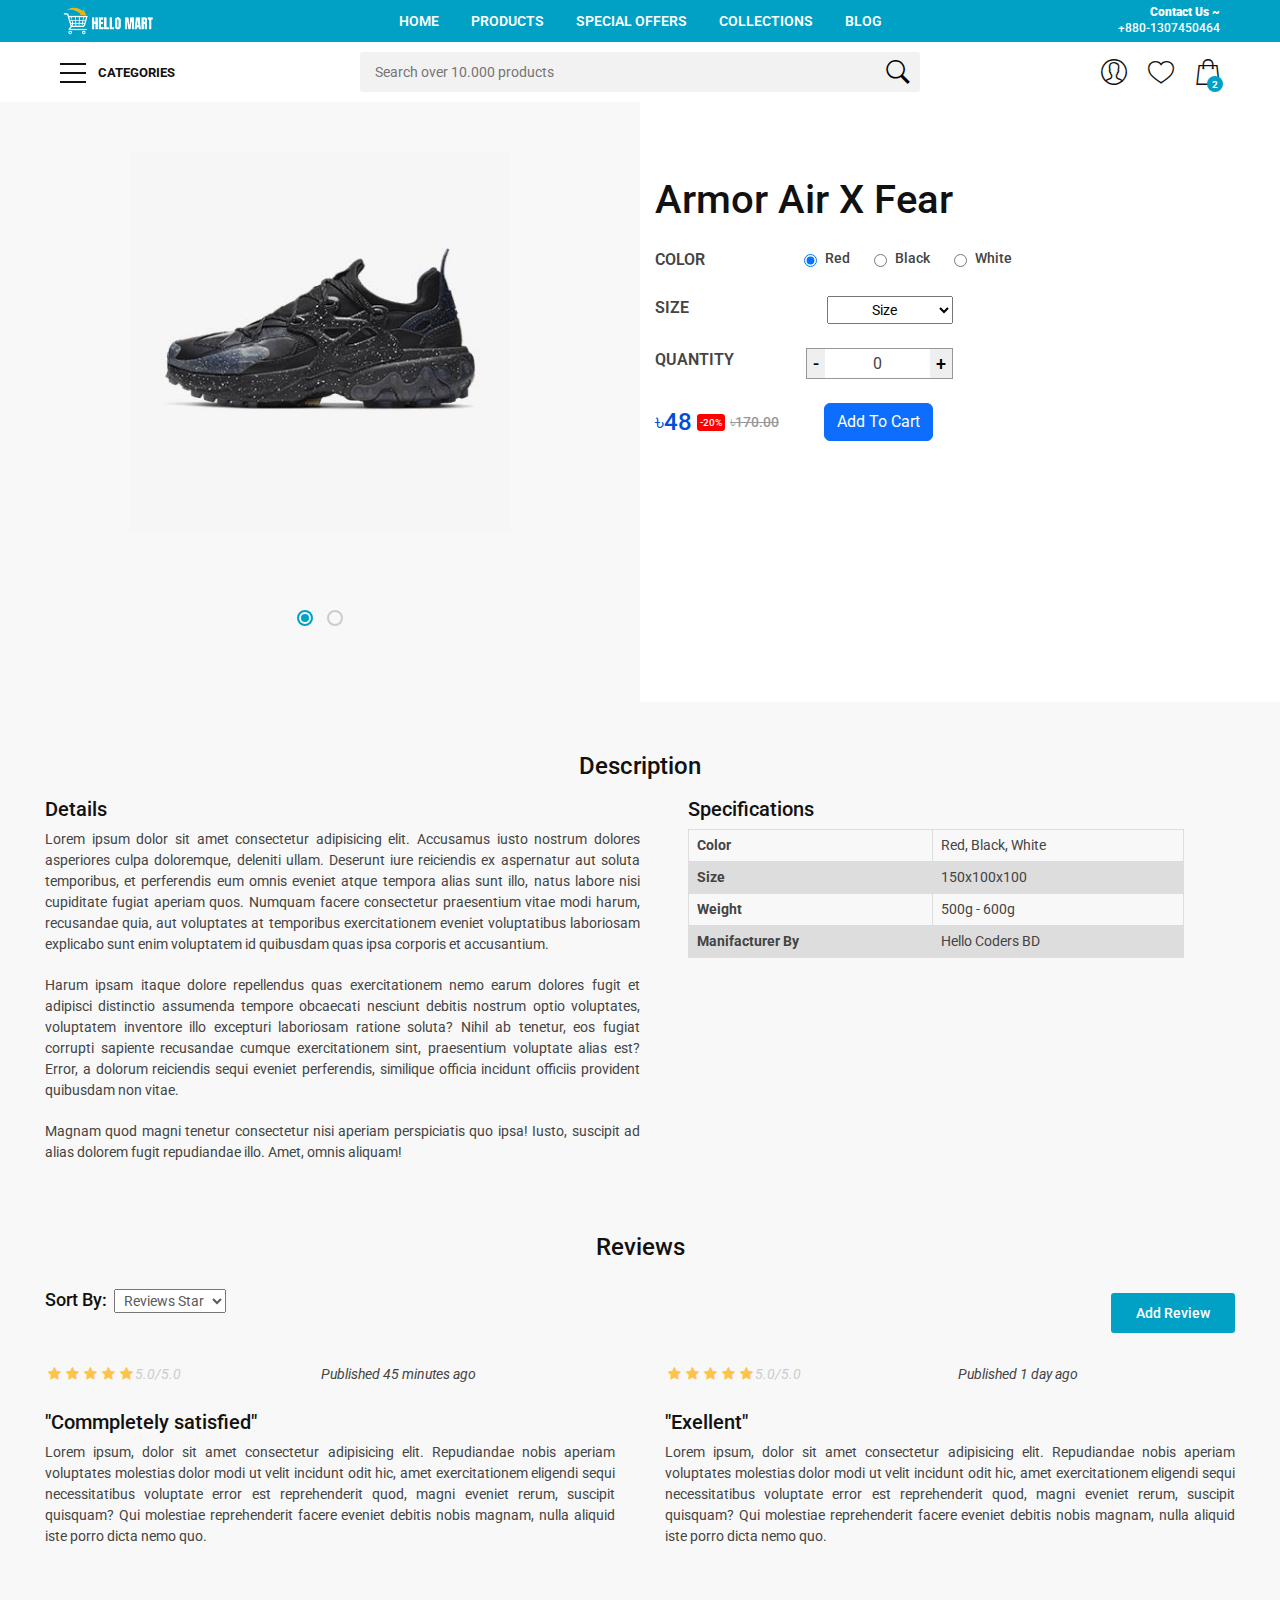
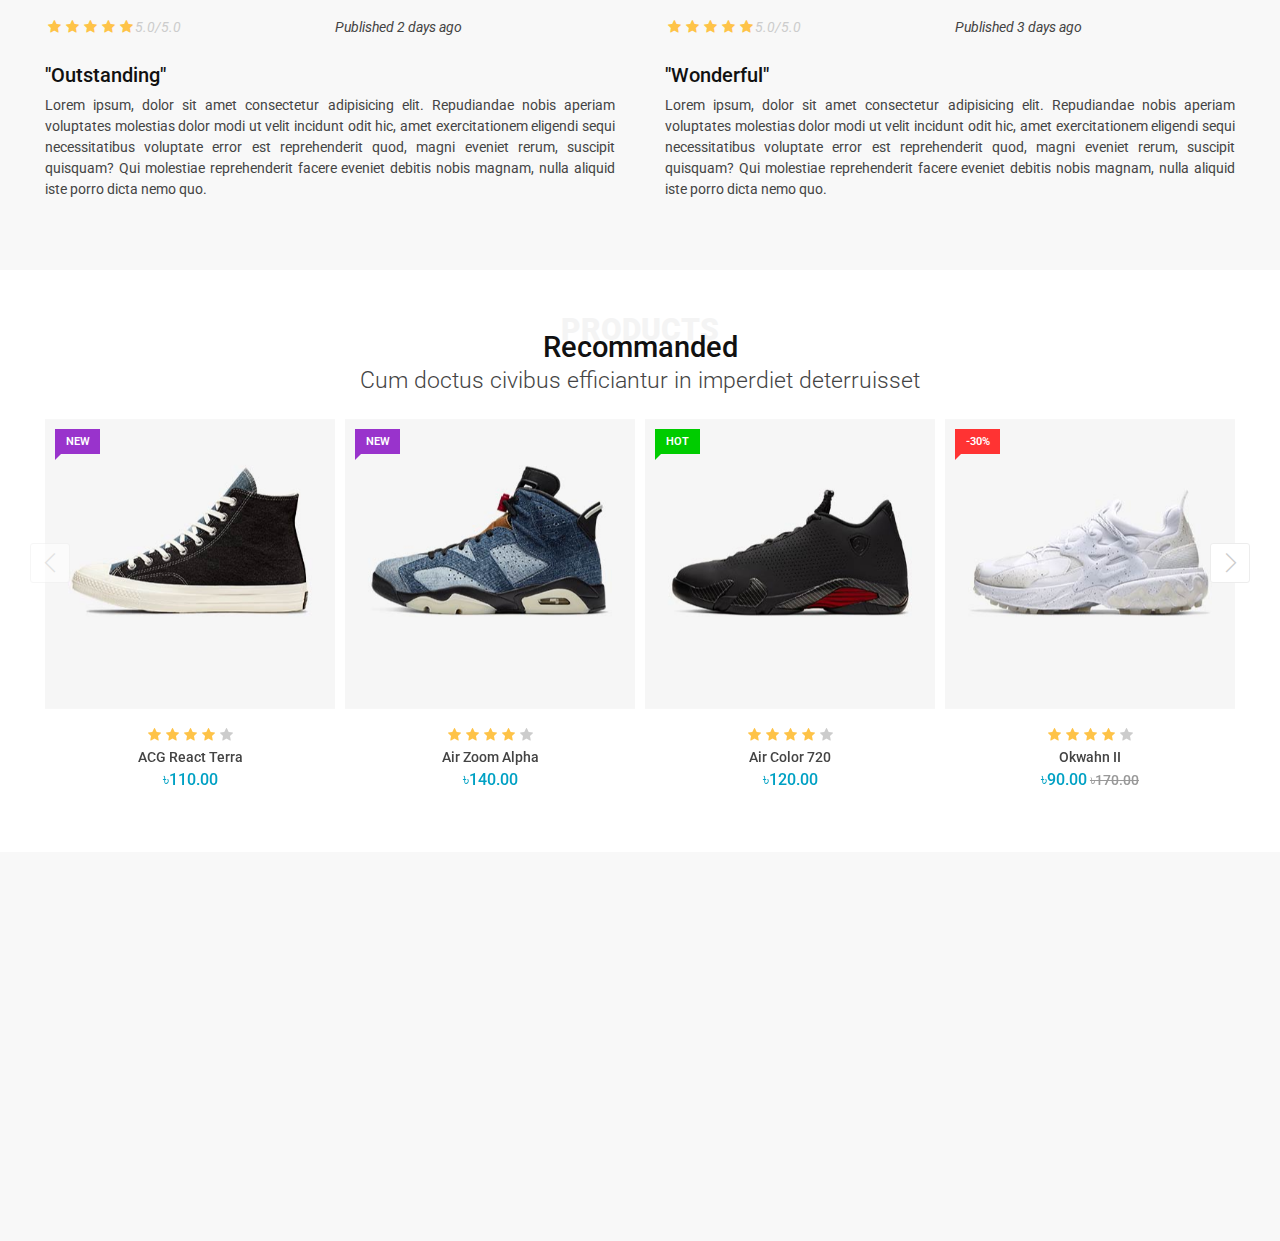
<file: product-details.html>
<!DOCTYPE html>
<html lang="en">
  <head>
    <meta charset="utf-8" />
    <meta http-equiv="X-UA-Compatible" content="IE=edge" />
    <meta
      name="viewport"
      content="width=device-width, initial-scale=1, shrink-to-fit=no"
    />
    <meta
      name="description"
      content="Allaia Bootstrap eCommerce Template - ThemeForest"
    />
    <meta name="author" content="Ansonika" />
    <title>
      Allaia | Bootstrap eCommerce Template - ThemeForest | Product Details
    </title>

    <!-- Favicons-->
    <link rel="shortcut icon" href="img/icon.png" type="image/x-icon" />
    <link
      rel="apple-touch-icon"
      type="image/x-icon"
      href="img/apple-touch-icon-57x57-precomposed.png"
    />
    <link
      rel="apple-touch-icon"
      type="image/x-icon"
      sizes="72x72"
      href="img/apple-touch-icon-72x72-precomposed.png"
    />
    <link
      rel="apple-touch-icon"
      type="image/x-icon"
      sizes="114x114"
      href="img/apple-touch-icon-114x114-precomposed.png"
    />
    <link
      rel="apple-touch-icon"
      type="image/x-icon"
      sizes="144x144"
      href="img/apple-touch-icon-144x144-precomposed.png"
    />

    <!-- GOOGLE WEB FONT -->
    <link rel="dns-prefetch" href="https://fonts.gstatic.com/" />
    <link
      rel="preconnect"
      href="https://fonts.gstatic.com/"
      crossorigin="anonymous"
    />
    <link
      rel="preload"
      href="https://fonts.googleapis.com/css?family=Roboto:300,400,500,700,900&amp;display=swap"
      as="fetch"
      crossorigin="anonymous"
    />
    <script>
      !(function (e, n, t) {
        "use strict";
        var o =
            "https://fonts.googleapis.com/css?family=Roboto:300,400,500,700,900&amp;display=swap",
          r = "__3perf_googleFonts_c2536";
        function c(e) {
          (n.head || n.body).appendChild(e);
        }
        function a() {
          var e = n.createElement("link");
          (e.href = o), (e.rel = "stylesheet"), c(e);
        }
        function f(e) {
          if (!n.getElementById(r)) {
            var t = n.createElement("style");
            (t.id = r), c(t);
          }
          n.getElementById(r).innerHTML = e;
        }
        e.FontFace && e.FontFace.prototype.hasOwnProperty("display")
          ? (t[r] && f(t[r]),
            fetch(o)
              .then(function (e) {
                return e.text();
              })
              .then(function (e) {
                return e.replace(
                  /@font-face {/g,
                  "@font-face{font-display:swap;"
                );
              })
              .then(function (e) {
                return (t[r] = e);
              })
              .then(f)
              .catch(a))
          : a();
      })(window, document, localStorage);
    </script>

    <!-- swiper.js CDN -->
    <link
      rel="stylesheet"
      href="https://cdn.jsdelivr.net/npm/swiper@11/swiper-bundle.min.css"
    />

    <!-- PRELOAD LARGE CONTENT -->
    <link rel="preload" as="image" href="img/slides/slide_home_2.jpg" />

    <!-- BASE CSS -->
    <link rel="preload" href="css/bootstrap.min.css" as="style" />
    <link rel="stylesheet" href="css/bootstrap.min.css" />
    <link rel="preload" href="css/style.css" as="style" />
    <link rel="stylesheet" href="css/style.css" />

    <!-- SPECIFIC CSS -->
    <link rel="stylesheet" href="css/home_1.css" />
    <link rel="stylesheet" href="css/product-details.css" />

    <style></style>
  </head>
  <body>
    <div class="page">
      <header class="version_1">
        <div class="layer"></div><!-- Mobile menu overlay mask -->
        <div class="main_header">
          <div class="container">
            <div class="row small-gutters">
              <div class="col-xl-3 col-lg-3 d-lg-flex align-items-center">
                <div id="logo">
                  <a href="index.html"><img src="img/logo.png" alt="" width="100" height="28"></a>
                </div>
              </div>
              <nav class="col-xl-6 col-lg-7">
                <a class="open_close" href="#0">
                  <div class="hamburger hamburger--spin">
                    <div class="hamburger-box">
                      <div class="hamburger-inner"></div>
                    </div>
                  </div>
                </a>
                <!-- Mobile menu button -->
                <div class="main-menu">
                  <div id="header_menu">
                    <a href="index-2.html"><img src="img/logo_black.svg" alt="" width="100"
                        height="35"></a>
                    <a href="#" class="open_close" id="close_in"><i class="ti-close"></i></a>
                  </div>
                  <ul class="d-lg-flex justify-content-center">
                    <!-- <li class="submenu">
                    <a href="#0" class="show-submenu">Home</a>
                  </li> -->
                    <li class="">
                      <a href="#0" class="show-submenu menu_item">Home</a>
                    </li>
                    <li class="megamenu">
                      <a href="products.html" class="show-submenu-mega menu_item">Products</a>
                      <!-- <div class="menu-wrapper">
                      <div class="row small-gutters">
                        <div class="col-lg-3">
                          <h3>Listing grid</h3>
                          <ul>
                            <li><a href="listing-grid-1-full.html">Grid Full Width</a></li>
                            <li><a href="listing-grid-2-full.html">Grid Full Width 2</a></li>
                            <li><a href="listing-grid-3.html">Grid Boxed</a></li>
                            <li><a href="listing-grid-4-sidebar-left.html">Grid Sidebar Left</a></li>
                            <li><a href="listing-grid-5-sidebar-right.html">Grid Sidebar Right</a></li>
                            <li><a href="listing-grid-6-sidebar-left.html">Grid Sidebar Left 2</a></li>
                            <li><a href="listing-grid-7-sidebar-right.html">Grid Sidebar Right 2</a></li>
                          </ul>
                        </div>
                        <div class="col-lg-3">
                          <h3>Listing row &amp; Product</h3>
                          <ul>
                            <li><a href="listing-row-1-sidebar-left.html">Row Sidebar Left</a></li>
                            <li><a href="listing-row-2-sidebar-right.html">Row Sidebar Right</a></li>
                            <li><a href="listing-row-3-sidebar-left.html">Row Sidebar Left 2</a></li>
                            <li><a href="listing-row-4-sidebar-extended.html">Row Sidebar Extended</a></li>
                            <li><a href="product-detail-1.html">Product Large Image</a></li>
                            <li><a href="product-detail-2.html">Product Carousel</a></li>
                            <li><a href="product-detail-3.html">Product Sticky Info</a></li>
                          </ul>
                        </div>
                        <div class="col-lg-3">
                          <h3>Other pages</h3>
                          <ul>
                            <li><a href="cart.html">Cart Page</a></li>
                            <li><a href="checkout.html">Check Out Page</a></li>
                            <li><a href="confirm.html">Confirm Purchase Page</a></li>
                            <li><a href="account.html">Create Account Page</a></li>
                            <li><a href="track-order.html">Track Order</a></li>
                            <li><a href="help.html">Help Page</a></li>
                            <li><a href="help-2.html">Help Page 2</a></li>
                            <li><a href="leave-review.html">Leave a Review</a></li>
                          </ul>
                        </div>
                        <div class="col-lg-3 d-xl-block d-lg-block d-md-none d-sm-none d-none">
                          <div class="banner_menu">
                            <a href="#0">
                              <img src="[data-uri]" data-src="img/banner_menu.jpg" width="400" height="550" alt="" class="img-fluid lazy">
                            </a>
                          </div>
                        </div>
                      </div>
                      
                    </div> -->
                      <!-- /menu-wrapper -->
                    </li>
                    <li class="">
                      <a href="#0" class="show-submenu menu_item">Special Offers</a>
                    </li>
                    <li class="">
                      <a href="#0" class="show-submenu menu_item">Collections</a>
                    </li>
                    <li>
                      <a href="blog.html" class="menu_item">Blog</a>
                    </li>
                  </ul>
                </div>
                <!--/main-menu -->
              </nav>
              <div class="col-xl-3 col-lg-2 d-lg-flex align-items-center justify-content-end text-end">
                <a class="phone_top" href="tel:+8801307450464"><strong><span>Contact Us
                      ~</span>+880-1307450464</strong></a>
              </div>
            </div>
            <!-- /row -->
          </div>
        </div>
        <!-- /main_header -->
  
        <div class="main_nav Sticky">
          <div class="container">
            <div class="row small-gutters">
              <div class="col-xl-3 col-lg-3 col-md-3">
                <nav class="categories">
                  <ul class="clearfix">
                    <li><span>
                        <a href="#">
                          <span class="hamburger hamburger--spin">
                            <span class="hamburger-box">
                              <span class="hamburger-inner"></span>
                            </span>
                          </span>
                          Categories
                        </a>
                      </span>
                      <div id="menu">
                        <ul>
                          <li><span><a href="#0">Collections</a></span>
                            <ul>
                              <li><a href="listing-grid-1-full.html">Trending</a></li>
                              <li><a href="listing-grid-2-full.html">Life style</a></li>
                              <li><a href="listing-grid-3.html">Running</a></li>
                              <li><a href="listing-grid-4-sidebar-left.html">Training</a></li>
                              <li><a href="listing-grid-5-sidebar-right.html">View all
                                  Collections</a></li>
                            </ul>
                          </li>
                          <li><span><a href="#">Men</a></span>
                            <ul>
                              <li><a href="listing-grid-6-sidebar-left.html">Offers</a></li>
                              <li><a href="listing-grid-7-sidebar-right.html">Shoes</a></li>
                              <li><a href="listing-row-1-sidebar-left.html">Clothing</a></li>
                              <li><a href="listing-row-3-sidebar-left.html">Accessories</a>
                              </li>
                              <li><a href="listing-row-4-sidebar-extended.html">Equipment</a>
                              </li>
                            </ul>
                          </li>
                          <li><span><a href="#">Women</a></span>
                            <ul>
                              <li><a href="listing-grid-1-full.html">Best Sellers</a></li>
                              <li><a href="listing-grid-2-full.html">Clothing</a></li>
                              <li><a href="listing-grid-3.html">Accessories</a></li>
                              <li><a href="listing-grid-4-sidebar-left.html">Shoes</a></li>
                            </ul>
                          </li>
                          <li><span><a href="#">Boys</a></span>
                            <ul>
                              <li><a href="listing-grid-6-sidebar-left.html">Easy On Shoes</a>
                              </li>
                              <li><a href="listing-grid-7-sidebar-right.html">Clothing</a>
                              </li>
                              <li><a href="listing-row-3-sidebar-left.html">Must Have</a></li>
                              <li><a href="listing-row-4-sidebar-extended.html">All Boys</a>
                              </li>
                            </ul>
                          </li>
                          <li><span><a href="#">Girls</a></span>
                            <ul>
                              <li><a href="listing-grid-1-full.html">New Releases</a></li>
                              <li><a href="listing-grid-2-full.html">Clothing</a></li>
                              <li><a href="listing-grid-3.html">Sale</a></li>
                              <li><a href="listing-grid-4-sidebar-left.html">Best Sellers</a>
                              </li>
                            </ul>
                          </li>
                          <li><span><a href="#">Customize</a></span>
                            <ul>
                              <li><a href="listing-row-1-sidebar-left.html">For Men</a></li>
                              <li><a href="listing-row-2-sidebar-right.html">For Women</a>
                              </li>
                              <li><a href="listing-row-4-sidebar-extended.html">For Boys</a>
                              </li>
                              <li><a href="listing-grid-1-full.html">For Girls</a></li>
                            </ul>
                          </li>
                        </ul>
                      </div>
                    </li>
                  </ul>
                </nav>
              </div>
              <div class="col-xl-6 col-lg-7 col-md-6 d-none d-md-block">
                <div class="custom-search-input">
                  <input type="text" placeholder="Search over 10.000 products">
                  <button type="submit"><i class="header-icon_search_custom"></i></button>
                </div>
              </div>
              <div class="col-xl-3 col-lg-2 col-md-3">
                <ul class="top_tools">
                  <li>
                    <div class="dropdown dropdown-cart">
                      <a href="cart.html" class="cart_bt"><strong>2</strong></a>
                      <div class="dropdown-menu">
                        <ul>
                          <li>
                            <a href="product-detail-1.html">
                              <figure><img
                                  src="img/products/product_placeholder_square_small.jpg"
                                  data-src="img/products/shoes/thumb/1.jpg" alt=""
                                  width="50" height="50" class="lazy"></figure>
                              <strong><span>1x Armor Air x Fear</span>৳90.00</strong>
                            </a>
                            <a href="#0" class="action"><i class="ti-trash"></i></a>
                          </li>
                          <li>
                            <a href="product-detail-1.html">
                              <figure><img
                                  src="img/products/product_placeholder_square_small.jpg"
                                  data-src="img/products/shoes/thumb/2.jpg" alt=""
                                  width="50" height="50" class="lazy"></figure>
                              <strong><span>1x Armor Okwahn II</span>৳110.00</strong>
                            </a>
                            <a href="0.html" class="action"><i class="ti-trash"></i></a>
                          </li>
                        </ul>
                        <div class="total_drop">
                          <div class="clearfix"><strong>Total</strong><span>৳200.00</span></div>
                          <a href="cart.html" class="btn_1 outline">View Cart</a><a
                            href="checkout.html" class="btn_1">Checkout</a>
                        </div>
                      </div>
                    </div>
                    <!-- /dropdown-cart-->
                  </li>
                  <li>
                    <a href="#0" class="wishlist"><span>Wishlist</span></a>
                  </li>
                  <li>
                    <div class="dropdown dropdown-access">
                      <a href="login.html" class="access_link"><span>Account</span></a>
                      <div class="dropdown-menu">
                        <a href="login.html" class="btn_1">Sign In or Sign Up</a>
                        <ul>
                          <li>
                            <a href="track-order.html"><i class="ti-truck"></i>Track your
                              Order</a>
                          </li>
                          <li>
                            <a href="account.html"><i class="ti-package"></i>My Orders</a>
                          </li>
                          <li>
                            <a href="account.html"><i class="ti-user"></i>My Profile</a>
                          </li>
                          <li>
                            <a href="help.html"><i class="ti-help-alt"></i>Help and Faq</a>
                          </li>
                        </ul>
                      </div>
                    </div>
                    <!-- /dropdown-access-->
                  </li>
                  <li>
                    <a href="#0" class="btn_search_mob"><span>Search</span></a>
                  </li>
                  <li>
                    <a href="#menu" class="btn_cat_mob">
                      <div class="hamburger hamburger--spin" id="hamburger">
                        <div class="hamburger-box">
                          <div class="hamburger-inner"></div>
                        </div>
                      </div>
                      Categories
                    </a>
                  </li>
                </ul>
              </div>
            </div>
            <!-- /row -->
          </div>
          <div class="search_mob_wp">
            <input type="text" class="form-control" placeholder="Search over 10.000 products">
            <input type="submit" class="btn_1 full-width" value="Search">
          </div>
          <!-- /search_mobile -->
        </div>
        <!-- /main_nav -->
      </header>
      <main>
      <!-- product page banner start -->
      <!-- <section>
        <div class="container">
          <div class="swiper-container">
            <div class="swiper-wrapper">
              <div class="swiper-slide">
                <div class="p-banner-wrapper">
                  <img
                    src="./img/product-details-banner/3.jpg"
                    alt="product-detail-image"
                    class="p-banner"
                  />
                </div>
              </div>
              <div class="swiper-slide">
                <div class="p-banner-wrapper">
                  <img
                    src="./img/product-details-banner/2.jpg"
                    alt="product-detail-image"
                    class="p-banner"
                  />
                </div>
              </div>
              <div class="swiper-slide">
                <div class="p-banner-wrapper">
                  <img
                    src="./img/product-details-banner/1.jpg"
                    alt="product-detail-image"
                    class="p-banner"
                  />
                </div>
              </div>
            </div>
            <div class="swiper-pagination"></div>
            <div class="swiper-button-next"></div>
            <div class="swiper-button-prev"></div>
            Add Scrollbar -->
      <!-- <div class="swiper-scrollbar"></div>
          </div>
        </div>
      </section> -->
      <!-- product page banner start -->

      <div class="d-flex">
         <!-- Product section start here -->
      <section class="col-md-6">
        <div id="carousel-home" class="product-head-section">
          <div class="container">
            <div class="product-banner-wrapper">              
              <div class="owl-carousel owl-theme">
                <div class="owl-slide cover">
                  <div>
                    <div class="product-image-wrapper">
                      <img src="./img/products/shoes/1.jpg" alt="" />
                    </div>
                  </div>
                </div>
                <!--/owl-slide-->
                <div class="owl-slide cover">
                  <div class="product-image-wrapper">
                    <img src="./img/products/shoes/1.jpg" alt="" />
                  </div>
                </div>
              </div>
            </div>
          </div>
          <div id="icon_drag_mobile"></div>
        </div>
      </section>

      <!-- Product section end here -->
      <!-- product details section start  -->
      <section class="col-md-6">
        <div class="container">
          <div class="product-details-wrapper">
            <div class="">
              <h3 class="product-title fs-1 my-4">Armor Air X Fear</h3>
              <div>
                <div class="d-flex gap-4 my-4">
                  <span class="w-50 text-uppercase fs-6 fw-semibold"
                    >color</span
                  >
                  <div class="d-flex gap-4 w-50">
                    <div class="d-flex gap-2 align-items-center">
                      <input
                      type="radio"
                      name="color"
                      id="red"
                      value="red"
                      checked
                      />
                      <label for="red">Red</label>
                    </div>
                    <div class="d-flex gap-2 align-items-center">
                      <input
                      type="radio"
                      name="color"
                      id="black"
                      value="black"
                      />
                      <label for="black">Black</label>
                    </div>
                    <div class="d-flex gap-2 align-items-center">
                      <input
                      type="radio"
                      name="color"
                      id="white"
                      value="white"
                      />
                      <label for="white">White</label>
                    </div>
                  </div>
                </div>
                <div class="d-flex gap-5 my-4">
                  <label for="size" class="w-50 text-uppercase fs-6 fw-semibold"
                    >Size</label
                  >
                  <select name="size" id="size" class="size-selector w-50">
                    <option value="">Size</option>
                    <option value="M">M</option>
                    <option value="X">X</option>
                    <option value="XL">XL</option>
                  </select>
                </div>
                <div class="d-flex gap-5 my-4">
                  <span class="w-50 text-uppercase fs-6 fw-semibold"
                    >Quantity</span
                  >
                  <div class="w-50">
                    <div class="quantity-area">
                      <button id="decrease-btn" class="decrement-button">
                        -
                      </button>
                      <span class="px-5 text-center fs-6" id="quantity">0</span>
                      <button id="increase-btn" class="increment-button">
                        +
                      </button>
                    </div>
                  </div>
                </div>
                <div class="d-flex my-4">
                  <div class="price-wrapper w-50">
                    <span class="new-price">৳48</span>
                    <small class="discount">-20%</small>
                    <span class="old-price">৳170.00</span>
                  </div>
                  <div class="w-50 text-center">
                    <button
                      id="add_to_cart"
                      class="add-to-card-btn btn btn-primary mx-auto"
                    >
                      Add To Cart
                    </button>
                  </div>
                </div>
              </div>
            </div>
          </div>
        </div>
      </section>
      <!-- product details section end  -->
      </div>

     

      

      <!-- product description section start -->
      <section class="product-description">
        <div class="container">
          <h3 class="fs-4 text-center">Description</h3>
          <div class="col-12 d-flex flex-column flex-lg-row gap-5">
            <div class="col-12 col-lg-6">
              <h5 class="mt-2">Details</h5>
              <p>
                Lorem ipsum dolor sit amet consectetur adipisicing elit.
                Accusamus iusto nostrum dolores asperiores culpa doloremque,
                deleniti ullam. Deserunt iure reiciendis ex aspernatur aut
                soluta temporibus, et perferendis eum omnis eveniet atque
                tempora alias sunt illo, natus labore nisi cupiditate fugiat
                aperiam quos. Numquam facere consectetur praesentium vitae modi
                harum, recusandae quia, aut voluptates at temporibus
                exercitationem eveniet voluptatibus laboriosam explicabo sunt
                enim voluptatem id quibusdam quas ipsa corporis et accusantium.
              </p>
              <p>
                Harum ipsam itaque dolore repellendus quas exercitationem nemo
                earum dolores fugit et adipisci distinctio assumenda tempore
                obcaecati nesciunt debitis nostrum optio voluptates, voluptatem
                inventore illo excepturi laboriosam ratione soluta? Nihil ab
                tenetur, eos fugiat corrupti sapiente recusandae cumque
                exercitationem sint, praesentium voluptate alias est? Error, a
                dolorum reiciendis sequi eveniet perferendis, similique officia
                incidunt officiis provident quibusdam non vitae.
              </p>
              <p>
                Magnam quod magni tenetur consectetur nisi aperiam perspiciatis
                quo ipsa! Iusto, suscipit ad alias dolorem fugit repudiandae
                illo. Amet, omnis aliquam!
              </p>
            </div>
            <div class="col-12 col-lg-5">
              <h5 class="mt-2">Specifications</h5>
              <table class="">
                <tr>
                  <th>Color</th>
                  <td>Red, Black, White</td>
                </tr>
                <tr>
                  <th>Size</th>
                  <td>150x100x100</td>
                </tr>
                <tr>
                  <th>Weight</th>
                  <td>500g - 600g</td>
                </tr>
                <tr>
                  <th>Manifacturer By</th>
                  <td>Hello Coders BD</td>
                </tr>
              </table>
            </div>
          </div>
        </div>
      </section>
      <!-- product description section end -->

      <!-- Reviews Section -->
      <section class="reviews-section">
        <div class="container">
          <div>
            <h3 class="fs-4 text-center mb-3">Reviews</h3>
            <div class="d-flex justify-content-between align-items-center my-4">
              <div class="mb-4 reviews-sorting-section">
                <label for="reviews-sorting">Sort By:</label>
                <select name="reviews-sorting" id="reviews-sorting">
                  <option value="">Reviews Star</option>
                  <option value="1">1</option>
                  <option value="2">2</option>
                  <option value="3">3</option>
                  <option value="4">4</option>
                  <option value="5">5</option>
                </select>
              </div>
              <div>
                <button class="btn_1">Add Review</button>
              </div>
            </div>
            <div class="reviews-wrapper">
              <div class="review_content">
                <div class="clearfix add_bottom_10">
                  <span class="rating"
                    ><i class="icon-star voted"></i
                    ><i class="icon-star voted"></i
                    ><i class="icon-star voted"></i
                    ><i class="icon-star voted"></i
                    ><i class="icon-star voted"></i>
                    <em>5.0/5.0</em>
                  </span>
                  <em>Published 45 minutes ago</em>
                </div>
                <h4 class="fs-5">"Commpletely satisfied"</h4>
                <p class="">
                  Lorem ipsum, dolor sit amet consectetur adipisicing elit.
                  Repudiandae nobis aperiam voluptates molestias dolor modi ut
                  velit incidunt odit hic, amet exercitationem eligendi sequi
                  necessitatibus voluptate error est reprehenderit quod, magni
                  eveniet rerum, suscipit quisquam? Qui molestiae reprehenderit
                  facere eveniet debitis nobis magnam, nulla aliquid iste porro
                  dicta nemo quo.
                </p>
              </div>
              <div class="review_content">
                <div class="clearfix add_bottom_10">
                  <span class="rating"
                    ><i class="icon-star voted"></i
                    ><i class="icon-star voted"></i
                    ><i class="icon-star voted"></i
                    ><i class="icon-star voted"></i
                    ><i class="icon-star voted"></i>
                    <em>5.0/5.0</em>
                  </span>
                  <em>Published 1 day ago</em>
                </div>
                <h4 class="fs-5">"Exellent"</h4>
                <p class="">
                  Lorem ipsum, dolor sit amet consectetur adipisicing elit.
                  Repudiandae nobis aperiam voluptates molestias dolor modi ut
                  velit incidunt odit hic, amet exercitationem eligendi sequi
                  necessitatibus voluptate error est reprehenderit quod, magni
                  eveniet rerum, suscipit quisquam? Qui molestiae reprehenderit
                  facere eveniet debitis nobis magnam, nulla aliquid iste porro
                  dicta nemo quo.
                </p>
              </div>
              <div class="review_content">
                <div class="clearfix add_bottom_10">
                  <span class="rating"
                    ><i class="icon-star voted"></i
                    ><i class="icon-star voted"></i
                    ><i class="icon-star voted"></i
                    ><i class="icon-star voted"></i
                    ><i class="icon-star voted"></i>
                    <em>5.0/5.0</em>
                  </span>
                  <em>Published 2 days ago</em>
                </div>
                <h4 class="fs-5">"Outstanding"</h4>
                <p class="">
                  Lorem ipsum, dolor sit amet consectetur adipisicing elit.
                  Repudiandae nobis aperiam voluptates molestias dolor modi ut
                  velit incidunt odit hic, amet exercitationem eligendi sequi
                  necessitatibus voluptate error est reprehenderit quod, magni
                  eveniet rerum, suscipit quisquam? Qui molestiae reprehenderit
                  facere eveniet debitis nobis magnam, nulla aliquid iste porro
                  dicta nemo quo.
                </p>
              </div>
              <div class="review_content">
                <div class="clearfix add_bottom_10">
                  <span class="rating"
                    ><i class="icon-star voted"></i
                    ><i class="icon-star voted"></i
                    ><i class="icon-star voted"></i
                    ><i class="icon-star voted"></i
                    ><i class="icon-star voted"></i>
                    <em>5.0/5.0</em>
                  </span>
                  <em>Published 3 days ago</em>
                </div>
                <h4 class="fs-5">"Wonderful"</h4>
                <p class="">
                  Lorem ipsum, dolor sit amet consectetur adipisicing elit.
                  Repudiandae nobis aperiam voluptates molestias dolor modi ut
                  velit incidunt odit hic, amet exercitationem eligendi sequi
                  necessitatibus voluptate error est reprehenderit quod, magni
                  eveniet rerum, suscipit quisquam? Qui molestiae reprehenderit
                  facere eveniet debitis nobis magnam, nulla aliquid iste porro
                  dicta nemo quo.
                </p>
              </div>
            </div>
          </div>
        </div>
      </section>

      <!-- Related Products -->
      <section class="container margin_60_35">
        <div class="main_title">
          <h2>Recommanded</h2>
          <span>Products</span>
          <p>Cum doctus civibus efficiantur in imperdiet deterruisset</p>
        </div>
        <div class="owl-carousel owl-theme products_carousel">
          <div class="item">
            <div class="grid_item">
              <span class="ribbon new">New</span>
              <figure>
                <a href="product-detail-1.html">
                  <img
                    class="owl-lazy img-fluid"
                    src="img/products/product_placeholder_square_medium.jpg"
                    data-src="img/products/shoes/4.jpg"
                    alt=""
                    width="400"
                    height="400"
                  />
                </a>
              </figure>
              <div class="rating">
                <i class="icon-star voted"></i><i class="icon-star voted"></i
                ><i class="icon-star voted"></i><i class="icon-star voted"></i
                ><i class="icon-star"></i>
              </div>
              <a href="product-detail-1.html">
                <h3>ACG React Terra</h3>
              </a>
              <div class="price_box">
                <span class="new_price">৳110.00</span>
              </div>
              <ul>
                <li>
                  <a
                    href="#0"
                    class="tooltip-1"
                    data-bs-toggle="tooltip"
                    data-bs-placement="left"
                    title="Add to favorites"
                    ><i class="ti-heart"></i><span>Add to favorites</span></a
                  >
                </li>
                <li>
                  <a
                    href="#0"
                    class="tooltip-1"
                    data-bs-toggle="tooltip"
                    data-bs-placement="left"
                    title="Add to compare"
                    ><i class="ti-control-shuffle"></i
                    ><span>Add to compare</span></a
                  >
                </li>
                <li>
                  <a
                    href="#0"
                    class="tooltip-1"
                    data-bs-toggle="tooltip"
                    data-bs-placement="left"
                    title="Add to cart"
                    ><i class="ti-shopping-cart"></i><span>Add to cart</span></a
                  >
                </li>
              </ul>
            </div>
            <!-- /grid_item -->
          </div>
          <!-- /item -->
          <div class="item">
            <div class="grid_item">
              <span class="ribbon new">New</span>
              <figure>
                <a href="product-detail-1.html">
                  <img
                    class="owl-lazy img-fluid"
                    src="img/products/product_placeholder_square_medium.jpg"
                    data-src="img/products/shoes/5.jpg"
                    alt=""
                    width="400"
                    height="400"
                  />
                </a>
              </figure>
              <div class="rating">
                <i class="icon-star voted"></i><i class="icon-star voted"></i
                ><i class="icon-star voted"></i><i class="icon-star voted"></i
                ><i class="icon-star"></i>
              </div>
              <a href="product-detail-1.html">
                <h3>Air Zoom Alpha</h3>
              </a>
              <div class="price_box">
                <span class="new_price">৳140.00</span>
              </div>
              <ul>
                <li>
                  <a
                    href="#0"
                    class="tooltip-1"
                    data-bs-toggle="tooltip"
                    data-bs-placement="left"
                    title="Add to favorites"
                    ><i class="ti-heart"></i><span>Add to favorites</span></a
                  >
                </li>
                <li>
                  <a
                    href="#0"
                    class="tooltip-1"
                    data-bs-toggle="tooltip"
                    data-bs-placement="left"
                    title="Add to compare"
                    ><i class="ti-control-shuffle"></i
                    ><span>Add to compare</span></a
                  >
                </li>
                <li>
                  <a
                    href="#0"
                    class="tooltip-1"
                    data-bs-toggle="tooltip"
                    data-bs-placement="left"
                    title="Add to cart"
                    ><i class="ti-shopping-cart"></i><span>Add to cart</span></a
                  >
                </li>
              </ul>
            </div>
            <!-- /grid_item -->
          </div>
          <!-- /item -->
          <div class="item">
            <div class="grid_item">
              <span class="ribbon hot">Hot</span>
              <figure>
                <a href="product-detail-1.html">
                  <img
                    class="owl-lazy img-fluid"
                    src="img/products/product_placeholder_square_medium.jpg"
                    data-src="img/products/shoes/8.jpg"
                    alt=""
                    width="400"
                    height="400"
                  />
                </a>
              </figure>
              <div class="rating">
                <i class="icon-star voted"></i><i class="icon-star voted"></i
                ><i class="icon-star voted"></i><i class="icon-star voted"></i
                ><i class="icon-star"></i>
              </div>
              <a href="product-detail-1.html">
                <h3>Air Color 720</h3>
              </a>
              <div class="price_box">
                <span class="new_price">৳120.00</span>
              </div>
              <ul>
                <li>
                  <a
                    href="#0"
                    class="tooltip-1"
                    data-bs-toggle="tooltip"
                    data-bs-placement="left"
                    title="Add to favorites"
                    ><i class="ti-heart"></i><span>Add to favorites</span></a
                  >
                </li>
                <li>
                  <a
                    href="#0"
                    class="tooltip-1"
                    data-bs-toggle="tooltip"
                    data-bs-placement="left"
                    title="Add to compare"
                    ><i class="ti-control-shuffle"></i
                    ><span>Add to compare</span></a
                  >
                </li>
                <li>
                  <a
                    href="#0"
                    class="tooltip-1"
                    data-bs-toggle="tooltip"
                    data-bs-placement="left"
                    title="Add to cart"
                    ><i class="ti-shopping-cart"></i><span>Add to cart</span></a
                  >
                </li>
              </ul>
            </div>
            <!-- /grid_item -->
          </div>
          <!-- /item -->
          <div class="item">
            <div class="grid_item">
              <span class="ribbon off">-30%</span>
              <figure>
                <a href="product-detail-1.html">
                  <img
                    class="owl-lazy img-fluid"
                    src="img/products/product_placeholder_square_medium.jpg"
                    data-src="img/products/shoes/2.jpg"
                    alt=""
                    width="400"
                    height="400"
                  />
                </a>
              </figure>
              <div class="rating">
                <i class="icon-star voted"></i><i class="icon-star voted"></i
                ><i class="icon-star voted"></i><i class="icon-star voted"></i
                ><i class="icon-star"></i>
              </div>
              <a href="product-detail-1.html">
                <h3>Okwahn II</h3>
              </a>
              <div class="price_box">
                <span class="new_price">৳90.00</span>
                <span class="old_price">৳170.00</span>
              </div>
              <ul>
                <li>
                  <a
                    href="#0"
                    class="tooltip-1"
                    data-bs-toggle="tooltip"
                    data-bs-placement="left"
                    title="Add to favorites"
                    ><i class="ti-heart"></i><span>Add to favorites</span></a
                  >
                </li>
                <li>
                  <a
                    href="#0"
                    class="tooltip-1"
                    data-bs-toggle="tooltip"
                    data-bs-placement="left"
                    title="Add to compare"
                    ><i class="ti-control-shuffle"></i
                    ><span>Add to compare</span></a
                  >
                </li>
                <li>
                  <a
                    href="#0"
                    class="tooltip-1"
                    data-bs-toggle="tooltip"
                    data-bs-placement="left"
                    title="Add to cart"
                    ><i class="ti-shopping-cart"></i><span>Add to cart</span></a
                  >
                </li>
              </ul>
            </div>
            <!-- /grid_item -->
          </div>
          <!-- /item -->
          <div class="item">
            <div class="grid_item">
              <span class="ribbon off">-50%</span>
              <figure>
                <a href="product-detail-1.html">
                  <img
                    class="owl-lazy img-fluid"
                    src="img/products/product_placeholder_square_medium.jpg"
                    data-src="img/products/shoes/3.jpg"
                    alt=""
                    width="400"
                    height="400"
                  />
                </a>
              </figure>
              <div class="rating">
                <i class="icon-star voted"></i><i class="icon-star voted"></i
                ><i class="icon-star voted"></i><i class="icon-star voted"></i
                ><i class="icon-star"></i>
              </div>
              <a href="product-detail-1.html">
                <h3>Air Wildwood ACG</h3>
              </a>
              <div class="price_box">
                <span class="new_price">৳75.00</span>
                <span class="old_price">৳155.00</span>
              </div>
              <ul>
                <li>
                  <a
                    href="#0"
                    class="tooltip-1"
                    data-bs-toggle="tooltip"
                    data-bs-placement="left"
                    title="Add to favorites"
                    ><i class="ti-heart"></i><span>Add to favorites</span></a
                  >
                </li>
                <li>
                  <a
                    href="#0"
                    class="tooltip-1"
                    data-bs-toggle="tooltip"
                    data-bs-placement="left"
                    title="Add to compare"
                    ><i class="ti-control-shuffle"></i
                    ><span>Add to compare</span></a
                  >
                </li>
                <li>
                  <a
                    href="#0"
                    class="tooltip-1"
                    data-bs-toggle="tooltip"
                    data-bs-placement="left"
                    title="Add to cart"
                    ><i class="ti-shopping-cart"></i><span>Add to cart</span></a
                  >
                </li>
              </ul>
            </div>
            <!-- /grid_item -->
          </div>
          <!-- /item -->
        </div>
        <!-- /products_carousel -->
      </section>
    </main>

		<footer class="revealed">
			<div class="container">
				<div class="row">
					<div class="col-lg-3 col-md-6">
						<h3 data-bs-target="#collapse_1">Quick Links</h3>
						<div class="collapse dont-collapse-sm links" id="collapse_1">
							<ul>
								<li><a href="about.html">About us</a></li>
								<li><a href="help.html">Faq</a></li>
								<li><a href="help.html">Help</a></li>
								<li><a href="account.html">My account</a></li>
								<li><a href="blog.html">Blog</a></li>
								<li><a href="contacts.html">Contacts</a></li>
							</ul>
						</div>
					</div>
					<div class="col-lg-3 col-md-6">
						<h3 data-bs-target="#collapse_2">Categories</h3>
						<div class="collapse dont-collapse-sm links" id="collapse_2">
							<ul>
								<li><a href="listing-grid-1-full.html">Clothes</a></li>
								<li><a href="listing-grid-2-full.html">Electronics</a></li>
								<li><a href="listing-grid-1-full.html">Furniture</a></li>
								<li><a href="listing-grid-3.html">Glasses</a></li>
								<li><a href="listing-grid-1-full.html">Shoes</a></li>
								<li><a href="listing-grid-1-full.html">Watches</a></li>
							</ul>
						</div>
					</div>
					<div class="col-lg-3 col-md-6">
						<h3 data-bs-target="#collapse_3">Contacts</h3>
						<div class="collapse dont-collapse-sm contacts" id="collapse_3">
							<ul>
								<li><i class="ti-home"></i>Dhamrai,Dhaka 1350</li>
								<li><i class="ti-headphone-alt"></i>+8801307-450464</li>
								<li><i class="ti-email"></i><a href="#0">hellocoders.info@gmail.com</a></li>
							</ul>
						</div>
					</div>
					<div class="col-lg-3 col-md-6">
						<h3 data-bs-target="#collapse_4">Keep in touch</h3>
						<div class="collapse dont-collapse-sm" id="collapse_4">
							<div id="newsletter">
								<div class="form-group">
									<input type="email" name="email_newsletter" id="email_newsletter"
										class="form-control" placeholder="Your email">
									<button type="submit" id="submit-newsletter"><i
											class="ti-angle-double-right"></i></button>
								</div>
							</div>
							<div class="follow_us">
								<h5>Follow Us</h5>
								<ul>
									<li><a href="#0"><i class="bi bi-facebook"></i></a></li>
									<li><a href="#0"><i class="bi bi-twitter-x"></i></a></li>
									<li><a href="#0"><i class="bi bi-instagram"></i></a></li>
									<li><a href="#0"><i class="bi bi-tiktok"></i></a></li>
									<li><a href="#0"><i class="bi bi-whatsapp"></i></a></li>
								</ul>
							</div>
						</div>
					</div>
				</div>
				<!-- /row-->
				<hr>
				<div class="row add_bottom_25">
					<div class="col-lg-6">
						<ul class="footer-selector clearfix">
							<li>
								<div class="styled-select lang-selector">
									<select>
										<option value="English" selected>English</option>
										<option value="French">French</option>
										<option value="Spanish">Spanish</option>
										<option value="Russian">Russian</option>
									</select>
								</div>
							</li>
							<!-- <li>
								<div class="styled-select currency-selector">
									<select>
										<option value="US Dollars" selected>US Dollars</option>
										<option value="Euro">Euro</option>
									</select>
								</div>
							</li> -->
							<!-- <li><img src="[data-uri]"
									data-src="img/cards_all.svg" alt="" width="198" height="30" class="lazy"></li> -->
						</ul>
					</div>
					<div class="col-lg-6">
						<ul class="additional_links">
							<li><a href="#0">Terms and conditions</a></li>
							<li><a href="#0">Privacy</a></li>
							<li><span>© 2024 Allaia</span></li>
						</ul>
					</div>
				</div>
			</div>
		</footer>
    </div>
    

    <!-- swiper.js script cdn -->
    <script src="https://cdn.jsdelivr.net/npm/swiper@11/swiper-bundle.min.js"></script>
    <script></script>

    <!-- COMMON SCRIPTS -->
    <script src="js/common_scripts.min.js"></script>
    <script src="js/main.js"></script>
    <!-- SPECIFIC SCRIPTS -->
    <script src="js/carousel-home.min.js"></script>

    <!-- Script -->
    <script src="js/product-details.js"></script>
  </body>
</html>
</file>
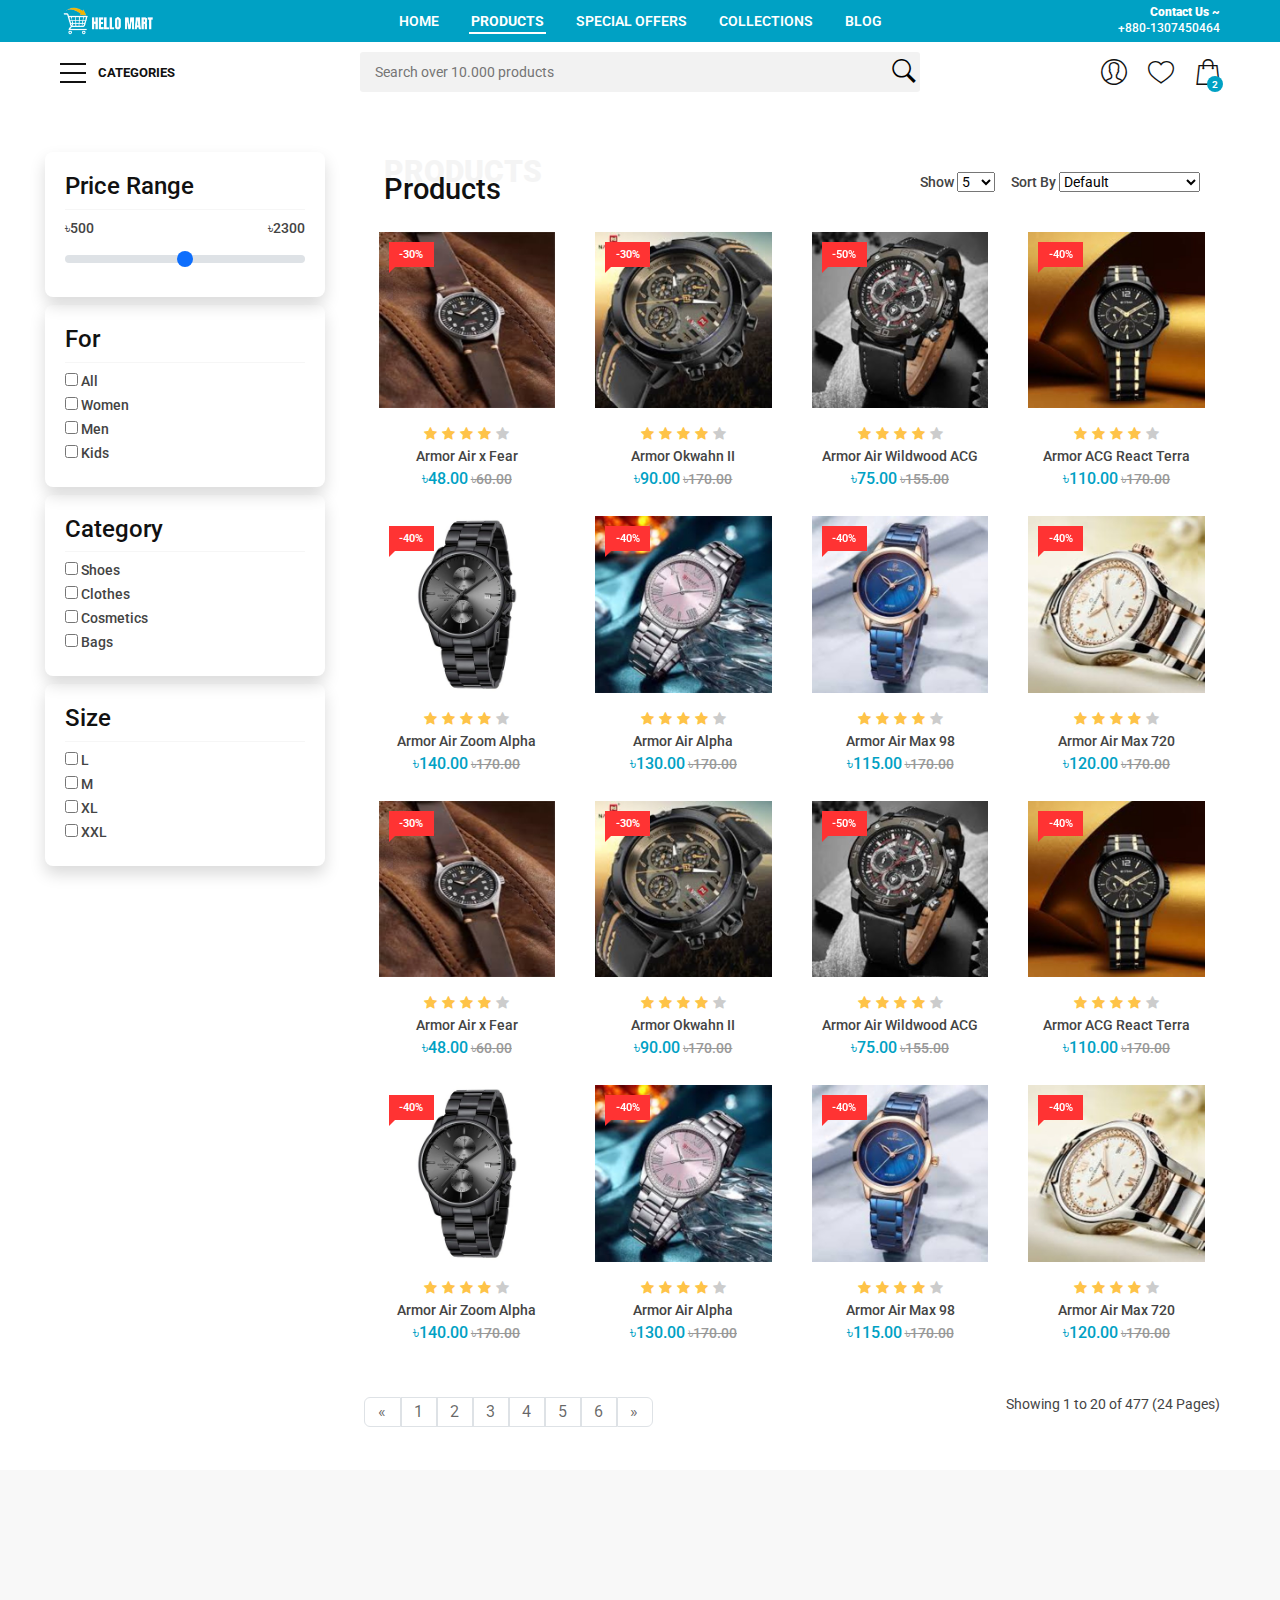
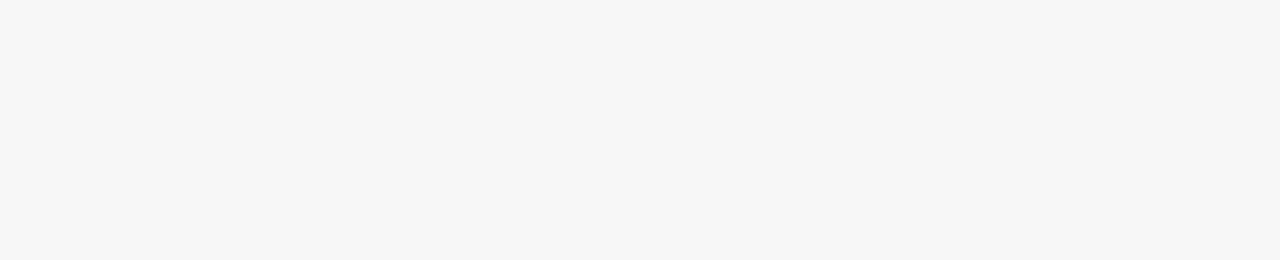
<file: products.html>
<!DOCTYPE html>
<html lang="en">

<head>
    <meta charset="utf-8">
    <meta http-equiv="X-UA-Compatible" content="IE=edge">
    <meta name="viewport" content="width=device-width, initial-scale=1, shrink-to-fit=no">
    <meta name="description" content="Allaia Bootstrap eCommerce Template - ThemeForest">
    <meta name="author" content="Ansonika">
    <title>Hello Mart | Products</title>

    <!-- Favicons-->
    <link rel="shortcut icon" href="img/icon.png" type="image/x-icon">
    <link rel="apple-touch-icon" type="image/x-icon" href="img/apple-touch-icon-57x57-precomposed.png">
    <link rel="apple-touch-icon" type="image/x-icon" sizes="72x72" href="img/apple-touch-icon-72x72-precomposed.png">
    <link rel="apple-touch-icon" type="image/x-icon" sizes="114x114"
        href="img/apple-touch-icon-114x114-precomposed.png">
    <link rel="apple-touch-icon" type="image/x-icon" sizes="144x144"
        href="img/apple-touch-icon-144x144-precomposed.png">

    <!-- GOOGLE WEB FONT -->
    <link rel="dns-prefetch" href="https://fonts.gstatic.com/">
    <link rel="preconnect" href="https://fonts.gstatic.com/" crossorigin="anonymous">
    <link rel="preload" href="https://fonts.googleapis.com/css?family=Roboto:300,400,500,700,900&amp;display=swap"
        as="fetch" crossorigin="anonymous">
    <script>
        !function (e, n, t) { "use strict"; var o = "https://fonts.googleapis.com/css?family=Roboto:300,400,500,700,900&amp;display=swap", r = "__3perf_googleFonts_c2536"; function c(e) { (n.head || n.body).appendChild(e) } function a() { var e = n.createElement("link"); e.href = o, e.rel = "stylesheet", c(e) } function f(e) { if (!n.getElementById(r)) { var t = n.createElement("style"); t.id = r, c(t) } n.getElementById(r).innerHTML = e } e.FontFace && e.FontFace.prototype.hasOwnProperty("display") ? (t[r] && f(t[r]), fetch(o).then(function (e) { return e.text() }).then(function (e) { return e.replace(/@font-face {/g, "@font-face{font-display:swap;") }).then(function (e) { return t[r] = e }).then(f).catch(a)) : a() }(window, document, localStorage);
    </script>

    <!-- PRELOAD LARGE CONTENT -->
    <link rel="preload" as="image" href="img/slides/slide_home_2.jpg">

    <!-- BASE CSS -->
    <link rel="preload" href="css/bootstrap.min.css" as="style">
    <link rel="stylesheet" href="css/bootstrap.min.css">
    <link rel="preload" href="css/style.css" as="style">
    <link rel="stylesheet" href="css/style.css">

    <!-- SPECIFIC CSS -->
    <link rel="preload" href="css/home_1.css" as="style">
    <link rel="stylesheet" href="css/home_1.css">
    <link rel="stylesheet" href="css/products.css">

</head>

<body>
    <div class="page">
    <header class="version_1">
        <div class="layer"></div><!-- Mobile menu overlay mask -->
        <div class="main_header">
            <div class="container">
                <div class="row small-gutters">
                    <div class="col-xl-3 col-lg-3 d-lg-flex align-items-center">
                        <div id="logo">
                            <a href="index.html"><img src="img/logo.png" alt="" width="100" height="28"></a>
                        </div>
                    </div>
                    <nav class="col-xl-6 col-lg-7">
                        <a class="open_close" href="#0">
                            <div class="hamburger hamburger--spin">
                                <div class="hamburger-box">
                                    <div class="hamburger-inner"></div>
                                </div>
                            </div>
                        </a>
                        <!-- Mobile menu button -->
                        <div class="main-menu">
                            <div id="header_menu">
                                <a href="index-2.html"><img src="img/logo_black.svg" alt="" width="100" height="35"></a>
                                <a href="#" class="open_close" id="close_in"><i class="ti-close"></i></a>
                            </div>
                            <ul class="d-lg-flex justify-content-center">
                                <!-- <li class="submenu">
                                <a href="#0" class="show-submenu">Home</a>
                            </li> -->
                                <li class="">
                                    <a href="index.html" class="show-submenu menu_item">Home</a>
                                </li>
                                <li class="megamenu">
                                    <a href="products.html" class="show-submenu-mega menu_item active_menu">Products</a>
                                    <!-- <div class="menu-wrapper">
                                    <div class="row small-gutters">
                                        <div class="col-lg-3">
                                            <h3>Listing grid</h3>
                                            <ul>
                                                <li><a href="listing-grid-1-full.html">Grid Full Width</a></li>
                                                <li><a href="listing-grid-2-full.html">Grid Full Width 2</a></li>
                                                <li><a href="listing-grid-3.html">Grid Boxed</a></li>
                                                <li><a href="listing-grid-4-sidebar-left.html">Grid Sidebar Left</a></li>
                                                <li><a href="listing-grid-5-sidebar-right.html">Grid Sidebar Right</a></li>
                                                <li><a href="listing-grid-6-sidebar-left.html">Grid Sidebar Left 2</a></li>
                                                <li><a href="listing-grid-7-sidebar-right.html">Grid Sidebar Right 2</a></li>
                                            </ul>
                                        </div>
                                        <div class="col-lg-3">
                                            <h3>Listing row &amp; Product</h3>
                                            <ul>
                                                <li><a href="listing-row-1-sidebar-left.html">Row Sidebar Left</a></li>
                                                <li><a href="listing-row-2-sidebar-right.html">Row Sidebar Right</a></li>
                                                <li><a href="listing-row-3-sidebar-left.html">Row Sidebar Left 2</a></li>
                                                <li><a href="listing-row-4-sidebar-extended.html">Row Sidebar Extended</a></li>
                                                <li><a href="product-detail-1.html">Product Large Image</a></li>
                                                <li><a href="product-detail-2.html">Product Carousel</a></li>
                                                <li><a href="product-detail-3.html">Product Sticky Info</a></li>
                                            </ul>
                                        </div>
                                        <div class="col-lg-3">
                                            <h3>Other pages</h3>
                                            <ul>
                                                <li><a href="cart.html">Cart Page</a></li>
                                                <li><a href="checkout.html">Check Out Page</a></li>
                                                <li><a href="confirm.html">Confirm Purchase Page</a></li>
                                                <li><a href="account.html">Create Account Page</a></li>
                                                <li><a href="track-order.html">Track Order</a></li>
                                                <li><a href="help.html">Help Page</a></li>
                                                <li><a href="help-2.html">Help Page 2</a></li>
                                                <li><a href="leave-review.html">Leave a Review</a></li>
                                            </ul>
                                        </div>
                                        <div class="col-lg-3 d-xl-block d-lg-block d-md-none d-sm-none d-none">
                                            <div class="banner_menu">
                                                <a href="#0">
                                                    <img src="[data-uri]" data-src="img/banner_menu.jpg" width="400" height="550" alt="" class="img-fluid lazy">
                                                </a>
                                            </div>
                                        </div>
                                    </div>
                                    
                                </div> -->
                                    <!-- /menu-wrapper -->
                                </li>
                                <li class="">
                                    <a href="#0" class="show-submenu menu_item">Special Offers</a>
                                </li>
                                <li class="">
                                    <a href="#0" class="show-submenu menu_item">Collections</a>
                                </li>
                                <li>
                                    <a href="blog.html" class="menu_item">Blog</a>
                                </li>
                            </ul>
                        </div>
                        <!--/main-menu -->
                    </nav>
                    <div class="col-xl-3 col-lg-2 d-lg-flex align-items-center justify-content-end text-end">
                        <a class="phone_top" href="tel:+8801307450464"><strong><span>Contact Us
                                    ~</span>+880-1307450464</strong></a>
                    </div>
                </div>
                <!-- /row -->
            </div>
        </div>
        <!-- /main_header -->

        <div class="main_nav Sticky">
            <div class="container">
                <div class="row small-gutters">
                    <div class="col-xl-3 col-lg-3 col-md-3">
                        <nav class="categories">
                            <ul class="clearfix">
                                <li><span>
                                        <a href="#">
                                            <span class="hamburger hamburger--spin">
                                                <span class="hamburger-box">
                                                    <span class="hamburger-inner"></span>
                                                </span>
                                            </span>
                                            Categories
                                        </a>
                                    </span>
                                    <div id="menu">
                                        <ul>
                                            <li><span><a href="#0">Collections</a></span>
                                                <ul>
                                                    <li><a href="listing-grid-1-full.html">Trending</a></li>
                                                    <li><a href="listing-grid-2-full.html">Life style</a></li>
                                                    <li><a href="listing-grid-3.html">Running</a></li>
                                                    <li><a href="listing-grid-4-sidebar-left.html">Training</a></li>
                                                    <li><a href="listing-grid-5-sidebar-right.html">View all
                                                            Collections</a></li>
                                                </ul>
                                            </li>
                                            <li><span><a href="#">Men</a></span>
                                                <ul>
                                                    <li><a href="listing-grid-6-sidebar-left.html">Offers</a></li>
                                                    <li><a href="listing-grid-7-sidebar-right.html">Shoes</a></li>
                                                    <li><a href="listing-row-1-sidebar-left.html">Clothing</a></li>
                                                    <li><a href="listing-row-3-sidebar-left.html">Accessories</a>
                                                    </li>
                                                    <li><a href="listing-row-4-sidebar-extended.html">Equipment</a>
                                                    </li>
                                                </ul>
                                            </li>
                                            <li><span><a href="#">Women</a></span>
                                                <ul>
                                                    <li><a href="listing-grid-1-full.html">Best Sellers</a></li>
                                                    <li><a href="listing-grid-2-full.html">Clothing</a></li>
                                                    <li><a href="listing-grid-3.html">Accessories</a></li>
                                                    <li><a href="listing-grid-4-sidebar-left.html">Shoes</a></li>
                                                </ul>
                                            </li>
                                            <li><span><a href="#">Boys</a></span>
                                                <ul>
                                                    <li><a href="listing-grid-6-sidebar-left.html">Easy On Shoes</a>
                                                    </li>
                                                    <li><a href="listing-grid-7-sidebar-right.html">Clothing</a>
                                                    </li>
                                                    <li><a href="listing-row-3-sidebar-left.html">Must Have</a></li>
                                                    <li><a href="listing-row-4-sidebar-extended.html">All Boys</a>
                                                    </li>
                                                </ul>
                                            </li>
                                            <li><span><a href="#">Girls</a></span>
                                                <ul>
                                                    <li><a href="listing-grid-1-full.html">New Releases</a></li>
                                                    <li><a href="listing-grid-2-full.html">Clothing</a></li>
                                                    <li><a href="listing-grid-3.html">Sale</a></li>
                                                    <li><a href="listing-grid-4-sidebar-left.html">Best Sellers</a>
                                                    </li>
                                                </ul>
                                            </li>
                                            <li><span><a href="#">Customize</a></span>
                                                <ul>
                                                    <li><a href="listing-row-1-sidebar-left.html">For Men</a></li>
                                                    <li><a href="listing-row-2-sidebar-right.html">For Women</a>
                                                    </li>
                                                    <li><a href="listing-row-4-sidebar-extended.html">For Boys</a>
                                                    </li>
                                                    <li><a href="listing-grid-1-full.html">For Girls</a></li>
                                                </ul>
                                            </li>
                                        </ul>
                                    </div>
                                </li>
                            </ul>
                        </nav>
                    </div>
                    <div class="col-xl-6 col-lg-7 col-md-6 d-none d-md-block">
                        <div class="custom-search-input">
                            <input type="text" placeholder="Search over 10.000 products">
                            <button type="submit"><i class="header-icon_search_custom"></i></button>
                        </div>
                    </div>
                    <div class="col-xl-3 col-lg-2 col-md-3">
                        <ul class="top_tools">
                            <li>
                                <div class="dropdown dropdown-cart">
                                    <a href="cart.html" class="cart_bt"><strong>2</strong></a>
                                    <div class="dropdown-menu">
                                        <ul>
                                            <li>
                                                <a href="product-detail-1.html">
                                                    <figure><img src="img/products/product_placeholder_square_small.jpg"
                                                            data-src="img/products/shoes/thumb/1.jpg" alt="" width="50"
                                                            height="50" class="lazy"></figure>
                                                    <strong><span>1x Armor Air x Fear</span>৳90.00</strong>
                                                </a>
                                                <a href="#0" class="action"><i class="ti-trash"></i></a>
                                            </li>
                                            <li>
                                                <a href="product-detail-1.html">
                                                    <figure><img src="img/products/product_placeholder_square_small.jpg"
                                                            data-src="img/products/shoes/thumb/2.jpg" alt="" width="50"
                                                            height="50" class="lazy"></figure>
                                                    <strong><span>1x Armor Okwahn II</span>৳110.00</strong>
                                                </a>
                                                <a href="0.html" class="action"><i class="ti-trash"></i></a>
                                            </li>
                                        </ul>
                                        <div class="total_drop">
                                            <div class="clearfix"><strong>Total</strong><span>৳200.00</span></div>
                                            <a href="cart.html" class="btn_1 outline">View Cart</a><a
                                                href="checkout.html" class="btn_1">Checkout</a>
                                        </div>
                                    </div>
                                </div>
                                <!-- /dropdown-cart-->
                            </li>
                            <li>
                                <a href="#0" class="wishlist"><span>Wishlist</span></a>
                            </li>
                            <li>
                                <div class="dropdown dropdown-access">
                                    <a href="login.html" class="access_link"><span>Account</span></a>
                                    <div class="dropdown-menu">
                                        <a href="login.html" class="btn_1">Sign In or Sign Up</a>
                                        <ul>
                                            <li>
                                                <a href="track-order.html"><i class="ti-truck"></i>Track your
                                                    Order</a>
                                            </li>
                                            <li>
                                                <a href="account.html"><i class="ti-package"></i>My Orders</a>
                                            </li>
                                            <li>
                                                <a href="account.html"><i class="ti-user"></i>My Profile</a>
                                            </li>
                                            <li>
                                                <a href="help.html"><i class="ti-help-alt"></i>Help and Faq</a>
                                            </li>
                                        </ul>
                                    </div>
                                </div>
                                <!-- /dropdown-access-->
                            </li>
                            <li>
                                <a href="#0" class="btn_search_mob"><span>Search</span></a>
                            </li>
                            <li>
                                <a href="#menu" class="btn_cat_mob">
                                    <div class="hamburger hamburger--spin" id="hamburger">
                                        <div class="hamburger-box">
                                            <div class="hamburger-inner"></div>
                                        </div>
                                    </div>
                                    Categories
                                </a>
                            </li>
                        </ul>
                    </div>
                </div>
                <!-- /row -->
            </div>
            <div class="search_mob_wp">
                <input type="text" class="form-control" placeholder="Search over 10.000 products">
                <input type="submit" class="btn_1 full-width" value="Search">
            </div>
            <!-- /search_mobile -->
        </div>
        <!-- /main_nav -->
    </header>

    <main class="">
        <div class="container">
            <div class="row g-4">
                <div class="col-sm-6 col-md-3">
                    <!-- price range -->
                    <div class="mini-section shadow">
                        <h4 class="mini-title">Price Range</h4>
                        <hr class="my-2">
                        <div class="d-flex justify-content-between">
                            <label for="customRange1" class="form-label">৳500</label>
                            <label for="customRange1" class="form-label">৳2300</label>
                        </div>
                        <input type="range" class="form-range" id="customRange1">
                    </div>
                    <div class="mini-section shadow my-2">
                        <h4 class="mini-title">For</h4>
                        <hr class="my-2">
                        <div class="">
                            <input class="fs-5" type="checkbox" name="all" id="all">
                            <label for="all">All</label> <br>
                            <input class="fs-5" type="checkbox" name="women" id="women">
                            <label for="women">Women</label> <br>
                            <input type="checkbox" name="men" id="men">
                            <label for="men">Men</label><br>
                            <input type="checkbox" name="kids" id="kids">
                            <label for="kids">Kids</label> <br>
                        </div>
                    </div>
                    <div class="mini-section shadow my-2">
                        <h4 class="mini-title">Category</h4>
                        <hr class="my-2">
                        <div class="">
                            <input class="fs-5" type="checkbox" name="shoes" id="shoes">
                            <label for="shoes">Shoes</label> <br>
                            <input class="fs-5" type="checkbox" name="clothes" id="clothes">
                            <label for="clothes">Clothes</label> <br>
                            <input type="checkbox" name="cosmetics" id="cosmetics">
                            <label for="cosmetics">Cosmetics</label><br>
                            <input type="checkbox" name="bags" id="bags">
                            <label for="bags">Bags</label> <br>
                        </div>
                    </div>
                    <div class="mini-section shadow my-2">
                        <h4 class="mini-title">Size</h4>
                        <hr class="my-2">
                        <div class="">
                            <input type="checkbox" name="l" id="l">
                            <label for="m">L</label> <br>
                            <input type="checkbox" name="m" id="m">
                            <label for="m">M</label> <br>
                            <input type="checkbox" name="xl" id="xl">
                            <label for="xl">XL</label><br>
                            <input type="checkbox" name="xxl" id="xxl">
                            <label for="xxl">XXL</label> <br>
                        </div>
                    </div>
                </div>
                <div class="col-6 col-md-9">
                    <!-- products -->
                    <div class="container margin_60_35">
                        <div class="title-bar">
                            <div class="main_title">
                                <h2>Products</h2>
                                <span>Products</span>
                            </div>
                            <div class="d-flex gap-3">
                                <div>
                                    <label for="pages">Show</label>
                                    <select name="pages" id="pages">
                                        <option value="5">5</option>
                                        <option value="10">10</option>
                                        <option value="15">15</option>
                                        <option value="20">20</option>
                                    </select>
                                </div>
                                <div>
                                    <label for="pages">Sort By</label>
                                    <select name="sort" id="sort">
                                        <option value="default">Default</option>
                                        <option value="10">Price ( Low > High )</option>
                                        <option value="15">Price ( High > Low )</option>
                                    </select>
                                </div>
                            </div>
                        </div>
                        <div class="row small-gutters">
                            <div class="col-6 col-md-4 col-xl-3">
                                <div class="grid_item card_images">
                                    <figure>
                                        <span class="ribbon off">-30%</span>
                                        <a href="product-detail-1.html">
                                            <img class="img-fluid lazy card_image"
                                                src="img/products/Watches/1.jpg"
                                                data-src="img/products/Watches/1.jpg" alt="">
                                        </a>
    
                                    </figure>
                                    <div class="rating"><i class="icon-star voted"></i><i class="icon-star voted"></i><i
                                            class="icon-star voted"></i><i class="icon-star voted"></i><i
                                            class="icon-star"></i>
                                    </div>
                                    <a href="product-detail-1.html">
                                        <h3>Armor Air x Fear</h3>
                                    </a>
                                    <div class="price_box">
                                        <span class="new_price">৳48.00</span>
                                        <span class="old_price">৳60.00</span>
                                    </div>
                                    <ul>
                                        <li><a href="#0" class="tooltip-1" data-bs-toggle="tooltip" data-bs-placement="left"
                                                title="Add to favorites"><i class="ti-heart"></i><span>Add to
                                                    favorites</span></a></li>
                                        <!-- <li><a href="#0" class="tooltip-1" data-bs-toggle="tooltip" data-bs-placement="left"
                                                title="Add to compare"><i class="ti-control-shuffle"></i><span>Add to
                                                    compare</span></a></li> -->
                                        <li><a href="#0" class="tooltip-1" data-bs-toggle="tooltip" data-bs-placement="left"
                                                title="Add to cart"><i class="ti-shopping-cart"></i><span>Add to
                                                    cart</span></a>
                                        </li>
                                    </ul>
                                </div>
                                <!-- /grid_item -->
                            </div>
                            <!-- /col -->
                            <div class="col-6 col-md-4 col-xl-3">
                                <div class="grid_item card_images">
                                    <span class="ribbon off">-30%</span>
                                    <figure>
                                        <a href="product-detail-1.html">
                                            <img class="img-fluid lazy card_image"
                                                src="img/products/Watches/2.jpg"
                                                data-src="img/products/Watches/2.jpg" alt="">
                                        </a>
    
                                    </figure>
                                    <div class="rating"><i class="icon-star voted"></i><i class="icon-star voted"></i><i
                                            class="icon-star voted"></i><i class="icon-star voted"></i><i
                                            class="icon-star"></i>
                                    </div>
                                    <a href="product-detail-1.html">
                                        <h3>Armor Okwahn II</h3>
                                    </a>
                                    <div class="price_box">
                                        <span class="new_price">৳90.00</span>
                                        <span class="old_price">৳170.00</span>
                                    </div>
                                    <ul>
                                        <li><a href="#0" class="tooltip-1" data-bs-toggle="tooltip" data-bs-placement="left"
                                                title="Add to favorites"><i class="ti-heart"></i><span>Add to
                                                    favorites</span></a></li>
                                        <!-- <li><a href="#0" class="tooltip-1" data-bs-toggle="tooltip" data-bs-placement="left"
                                                title="Add to compare"><i class="ti-control-shuffle"></i><span>Add to
                                                    compare</span></a></li> -->
                                        <li><a href="#0" class="tooltip-1" data-bs-toggle="tooltip" data-bs-placement="left"
                                                title="Add to cart"><i class="ti-shopping-cart"></i><span>Add to
                                                    cart</span></a>
                                        </li>
                                    </ul>
                                </div>
                                <!-- /grid_item -->
                            </div>
                            <!-- /col -->
                            <div class="col-6 col-md-4 col-xl-3">
                                <div class="grid_item card_images">
                                    <span class="ribbon off">-50%</span>
                                    <figure>
                                        <a href="product-detail-1.html">
                                            <img class="img-fluid lazy card_image"
                                                src="img/products/Watches/3.jpg"
                                                data-src="img/products/Watches/3.jpg" alt="">
                                        </a>
    
                                    </figure>
                                    <div class="rating"><i class="icon-star voted"></i><i class="icon-star voted"></i><i
                                            class="icon-star voted"></i><i class="icon-star voted"></i><i
                                            class="icon-star"></i>
                                    </div>
                                    <a href="product-detail-1.html">
                                        <h3>Armor Air Wildwood ACG</h3>
                                    </a>
                                    <div class="price_box">
                                        <span class="new_price">৳75.00</span>
                                        <span class="old_price">৳155.00</span>
                                    </div>
                                    <ul>
                                        <li><a href="#0" class="tooltip-1" data-bs-toggle="tooltip" data-bs-placement="left"
                                                title="Add to favorites"><i class="ti-heart"></i><span>Add to
                                                    favorites</span></a></li>
                                        <!-- <li><a href="#0" class="tooltip-1" data-bs-toggle="tooltip" data-bs-placement="left"
                                                title="Add to compare"><i class="ti-control-shuffle"></i><span>Add to
                                                    compare</span></a></li> -->
                                        <li><a href="#0" class="tooltip-1" data-bs-toggle="tooltip" data-bs-placement="left"
                                                title="Add to cart"><i class="ti-shopping-cart"></i><span>Add to
                                                    cart</span></a>
                                        </li>
                                    </ul>
                                </div>
                                <!-- /grid_item -->
                            </div>
                            <!-- /col -->
                            <div class="col-6 col-md-4 col-xl-3">
                                <div class="grid_item card_images">
                                    <span class="ribbon off">-40%</span>
                                    <figure>
                                        <a href="product-detail-1.html">
                                            <img class="img-fluid lazy card_image"
                                                src="img/products/Watches/4.jpg"
                                                data-src="img/products/Watches/4.jpg" alt="">
                                        </a>
    
                                    </figure>
                                    <div class="rating"><i class="icon-star voted"></i><i class="icon-star voted"></i><i
                                            class="icon-star voted"></i><i class="icon-star voted"></i><i
                                            class="icon-star"></i>
                                    </div>
                                    <a href="product-detail-1.html">
                                        <h3>Armor ACG React Terra</h3>
                                    </a>
                                    <div class="price_box">
                                        <span class="new_price">৳110.00</span>
                                        <span class="old_price">৳170.00</span>
                                    </div>
                                    <ul>
                                        <li><a href="#0" class="tooltip-1" data-bs-toggle="tooltip" data-bs-placement="left"
                                                title="Add to favorites"><i class="ti-heart"></i><span>Add to
                                                    favorites</span></a></li>
                                        <!-- <li><a href="#0" class="tooltip-1" data-bs-toggle="tooltip" data-bs-placement="left"
                                                title="Add to compare"><i class="ti-control-shuffle"></i><span>Add to
                                                    compare</span></a></li> -->
                                        <li><a href="#0" class="tooltip-1" data-bs-toggle="tooltip" data-bs-placement="left"
                                                title="Add to cart"><i class="ti-shopping-cart"></i><span>Add to
                                                    cart</span></a>
                                        </li>
                                    </ul>
                                </div>
                                <!-- /grid_item -->
                            </div>
                            <!-- /col -->
                            <div class="col-6 col-md-4 col-xl-3">
                                <div class="grid_item card_images">
                                    <span class="ribbon off">-40%</span>
                                    <figure>
                                        <a href="product-detail-1.html">
                                            <img class="img-fluid lazy card_image"
                                                src="img/products/Watches/5.jpg"
                                                data-src="img/products/Watches/5.jpg" alt="">
                                        </a>
    
                                    </figure>
                                    <div class="rating"><i class="icon-star voted"></i><i class="icon-star voted"></i><i
                                            class="icon-star voted"></i><i class="icon-star voted"></i><i
                                            class="icon-star"></i>
                                    </div>
                                    <a href="product-detail-1.html">
                                        <h3>Armor Air Zoom Alpha</h3>
                                    </a>
                                    <div class="price_box">
                                        <span class="new_price">৳140.00</span>
                                        <span class="old_price">৳170.00</span>
                                    </div>
                                    <ul>
                                        <li><a href="#0" class="tooltip-1" data-bs-toggle="tooltip" data-bs-placement="left"
                                                title="Add to favorites"><i class="ti-heart"></i><span>Add to
                                                    favorites</span></a></li>
                                        <!-- <li><a href="#0" class="tooltip-1" data-bs-toggle="tooltip" data-bs-placement="left"
                                                title="Add to compare"><i class="ti-control-shuffle"></i><span>Add to
                                                    compare</span></a></li> -->
                                        <li><a href="#0" class="tooltip-1" data-bs-toggle="tooltip" data-bs-placement="left"
                                                title="Add to cart"><i class="ti-shopping-cart"></i><span>Add to
                                                    cart</span></a>
                                        </li>
                                    </ul>
                                </div>
                                <!-- /grid_item -->
                            </div>
                            <!-- /col -->
                            <div class="col-6 col-md-4 col-xl-3">
                                <div class="grid_item card_images">
                                    <span class="ribbon off">-40%</span>
                                    <figure>
                                        <a href="product-detail-1.html">
                                            <img class="img-fluid lazy card_image"
                                                src="img/products/Watches/6.jpg"
                                                data-src="img/products/Watches/6.jpg" alt="">
                                        </a>
    
                                    </figure>
                                    <div class="rating"><i class="icon-star voted"></i><i class="icon-star voted"></i><i
                                            class="icon-star voted"></i><i class="icon-star voted"></i><i
                                            class="icon-star"></i>
                                    </div>
                                    <a href="product-detail-1.html">
                                        <h3>Armor Air Alpha</h3>
                                    </a>
                                    <div class="price_box">
                                        <span class="new_price">৳130.00</span>
                                        <span class="old_price">৳170.00</span>
                                    </div>
                                    <ul>
                                        <li><a href="#0" class="tooltip-1" data-bs-toggle="tooltip" data-bs-placement="left"
                                                title="Add to favorites"><i class="ti-heart"></i><span>Add to
                                                    favorites</span></a></li>
                                        <!-- <li><a href="#0" class="tooltip-1" data-bs-toggle="tooltip" data-bs-placement="left"
                                                title="Add to compare"><i class="ti-control-shuffle"></i><span>Add to
                                                    compare</span></a></li> -->
                                        <li><a href="#0" class="tooltip-1" data-bs-toggle="tooltip" data-bs-placement="left"
                                                title="Add to cart"><i class="ti-shopping-cart"></i><span>Add to
                                                    cart</span></a>
                                        </li>
                                    </ul>
                                </div>
                                <!-- /grid_item -->
                            </div>
                            <!-- /col -->
                            <div class="col-6 col-md-4 col-xl-3">
                                <div class="grid_item card_images">
                                    <span class="ribbon off">-40%</span>
                                    <figure>
                                        <a href="product-detail-1.html">
                                            <img class="img-fluid lazy card_image"
                                                src="img/products/Watches/7.jpg"
                                                data-src="img/products/Watches/7.jpg" alt="">
                                        </a>
    
                                    </figure>
                                    <div class="rating"><i class="icon-star voted"></i><i class="icon-star voted"></i><i
                                            class="icon-star voted"></i><i class="icon-star voted"></i><i
                                            class="icon-star"></i>
                                    </div>
                                    <a href="product-detail-1.html">
                                        <h3>Armor Air Max 98</h3>
                                    </a>
                                    <div class="price_box">
                                        <span class="new_price">৳115.00</span>
                                        <span class="old_price">৳170.00</span>
                                    </div>
                                    <ul>
                                        <li><a href="#0" class="tooltip-1" data-bs-toggle="tooltip" data-bs-placement="left"
                                                title="Add to favorites"><i class="ti-heart"></i><span>Add to
                                                    favorites</span></a></li>
                                        <!-- <li><a href="#0" class="tooltip-1" data-bs-toggle="tooltip" data-bs-placement="left"
                                                title="Add to compare"><i class="ti-control-shuffle"></i><span>Add to
                                                    compare</span></a></li> -->
                                        <li><a href="#0" class="tooltip-1" data-bs-toggle="tooltip" data-bs-placement="left"
                                                title="Add to cart"><i class="ti-shopping-cart"></i><span>Add to
                                                    cart</span></a>
                                        </li>
                                    </ul>
                                </div>
                                <!-- /grid_item -->
                            </div>
                            <!-- /col -->
                            <div class="col-6 col-md-4 col-xl-3">
                                <div class="grid_item card_images">
                                    <span class="ribbon off">-40%</span>
                                    <figure>
                                        <a href="product-detail-1.html">
                                            <img class="img-fluid lazy card_image"
                                                src="img/products/Watches/8.jpg"
                                                data-src="img/products/Watches/8.jpg" alt="">
                                        </a>
    
                                    </figure>
                                    <div class="rating"><i class="icon-star voted"></i><i class="icon-star voted"></i><i
                                            class="icon-star voted"></i><i class="icon-star voted"></i><i
                                            class="icon-star"></i>
                                    </div>
                                    <a href="product-detail-1.html">
                                        <h3>Armor Air Max 720</h3>
                                    </a>
                                    <div class="price_box">
                                        <span class="new_price">৳120.00</span>
                                        <span class="old_price">৳170.00</span>
                                    </div>
                                    <ul>
                                        <li><a href="#0" class="tooltip-1" data-bs-toggle="tooltip" data-bs-placement="left"
                                                title="Add to favorites"><i class="ti-heart"></i><span>Add to
                                                    favorites</span></a></li>
                                        <!-- <li><a href="#0" class="tooltip-1" data-bs-toggle="tooltip" data-bs-placement="left"
                                                title="Add to compare"><i class="ti-control-shuffle"></i><span>Add to
                                                    compare</span></a></li> -->
                                        <li><a href="#0" class="tooltip-1" data-bs-toggle="tooltip" data-bs-placement="left"
                                                title="Add to cart"><i class="ti-shopping-cart"></i><span>Add to
                                                    cart</span></a>
                                        </li>
                                    </ul>
                                </div>
                                <!-- /grid_item -->
                            </div>
                            <div class="col-6 col-md-4 col-xl-3">
                                <div class="grid_item card_images">
                                    <figure>
                                        <span class="ribbon off">-30%</span>
                                        <a href="product-detail-1.html">
                                            <img class="img-fluid lazy card_image"
                                                src="img/products/Watches/1.jpg"
                                                data-src="img/products/Watches/1.jpg" alt="">
                                        </a>
    
                                    </figure>
                                    <div class="rating"><i class="icon-star voted"></i><i class="icon-star voted"></i><i
                                            class="icon-star voted"></i><i class="icon-star voted"></i><i
                                            class="icon-star"></i>
                                    </div>
                                    <a href="product-detail-1.html">
                                        <h3>Armor Air x Fear</h3>
                                    </a>
                                    <div class="price_box">
                                        <span class="new_price">৳48.00</span>
                                        <span class="old_price">৳60.00</span>
                                    </div>
                                    <ul>
                                        <li><a href="#0" class="tooltip-1" data-bs-toggle="tooltip" data-bs-placement="left"
                                                title="Add to favorites"><i class="ti-heart"></i><span>Add to
                                                    favorites</span></a></li>
                                        <!-- <li><a href="#0" class="tooltip-1" data-bs-toggle="tooltip" data-bs-placement="left"
                                                title="Add to compare"><i class="ti-control-shuffle"></i><span>Add to
                                                    compare</span></a></li> -->
                                        <li><a href="#0" class="tooltip-1" data-bs-toggle="tooltip" data-bs-placement="left"
                                                title="Add to cart"><i class="ti-shopping-cart"></i><span>Add to
                                                    cart</span></a>
                                        </li>
                                    </ul>
                                </div>
                                <!-- /grid_item -->
                            </div>
                            <!-- /col -->
                            <div class="col-6 col-md-4 col-xl-3">
                                <div class="grid_item card_images">
                                    <span class="ribbon off">-30%</span>
                                    <figure>
                                        <a href="product-detail-1.html">
                                            <img class="img-fluid lazy card_image"
                                                src="img/products/Watches/2.jpg"
                                                data-src="img/products/Watches/2.jpg" alt="">
                                        </a>
    
                                    </figure>
                                    <div class="rating"><i class="icon-star voted"></i><i class="icon-star voted"></i><i
                                            class="icon-star voted"></i><i class="icon-star voted"></i><i
                                            class="icon-star"></i>
                                    </div>
                                    <a href="product-detail-1.html">
                                        <h3>Armor Okwahn II</h3>
                                    </a>
                                    <div class="price_box">
                                        <span class="new_price">৳90.00</span>
                                        <span class="old_price">৳170.00</span>
                                    </div>
                                    <ul>
                                        <li><a href="#0" class="tooltip-1" data-bs-toggle="tooltip" data-bs-placement="left"
                                                title="Add to favorites"><i class="ti-heart"></i><span>Add to
                                                    favorites</span></a></li>
                                        <!-- <li><a href="#0" class="tooltip-1" data-bs-toggle="tooltip" data-bs-placement="left"
                                                title="Add to compare"><i class="ti-control-shuffle"></i><span>Add to
                                                    compare</span></a></li> -->
                                        <li><a href="#0" class="tooltip-1" data-bs-toggle="tooltip" data-bs-placement="left"
                                                title="Add to cart"><i class="ti-shopping-cart"></i><span>Add to
                                                    cart</span></a>
                                        </li>
                                    </ul>
                                </div>
                                <!-- /grid_item -->
                            </div>
                            <!-- /col -->
                            <div class="col-6 col-md-4 col-xl-3">
                                <div class="grid_item card_images">
                                    <span class="ribbon off">-50%</span>
                                    <figure>
                                        <a href="product-detail-1.html">
                                            <img class="img-fluid lazy card_image"
                                                src="./img/products/Watches/3.jpg"
                                                data-src="./img/products/Watches/3.jpg" alt="">
                                        </a>
    
                                    </figure>
                                    <div class="rating"><i class="icon-star voted"></i><i class="icon-star voted"></i><i
                                            class="icon-star voted"></i><i class="icon-star voted"></i><i
                                            class="icon-star"></i>
                                    </div>
                                    <a href="product-detail-1.html">
                                        <h3>Armor Air Wildwood ACG</h3>
                                    </a>
                                    <div class="price_box">
                                        <span class="new_price">৳75.00</span>
                                        <span class="old_price">৳155.00</span>
                                    </div>
                                    <ul>
                                        <li><a href="#0" class="tooltip-1" data-bs-toggle="tooltip" data-bs-placement="left"
                                                title="Add to favorites"><i class="ti-heart"></i><span>Add to
                                                    favorites</span></a></li>
                                        <!-- <li><a href="#0" class="tooltip-1" data-bs-toggle="tooltip" data-bs-placement="left"
                                                title="Add to compare"><i class="ti-control-shuffle"></i><span>Add to
                                                    compare</span></a></li> -->
                                        <li><a href="#0" class="tooltip-1" data-bs-toggle="tooltip" data-bs-placement="left"
                                                title="Add to cart"><i class="ti-shopping-cart"></i><span>Add to
                                                    cart</span></a>
                                        </li>
                                    </ul>
                                </div>
                                <!-- /grid_item -->
                            </div>
                            <!-- /col -->
                            <div class="col-6 col-md-4 col-xl-3">
                                <div class="grid_item card_images">
                                    <span class="ribbon off">-40%</span>
                                    <figure>
                                        <a href="product-detail-1.html">
                                            <img class="img-fluid lazy card_image"
                                                src="img/products/Watches/4.jpg"
                                                data-src="img/products/Watches/4.jpg" alt="">
                                        </a>
    
                                    </figure>
                                    <div class="rating"><i class="icon-star voted"></i><i class="icon-star voted"></i><i
                                            class="icon-star voted"></i><i class="icon-star voted"></i><i
                                            class="icon-star"></i>
                                    </div>
                                    <a href="product-detail-1.html">
                                        <h3>Armor ACG React Terra</h3>
                                    </a>
                                    <div class="price_box">
                                        <span class="new_price">৳110.00</span>
                                        <span class="old_price">৳170.00</span>
                                    </div>
                                    <ul>
                                        <li><a href="#0" class="tooltip-1" data-bs-toggle="tooltip" data-bs-placement="left"
                                                title="Add to favorites"><i class="ti-heart"></i><span>Add to
                                                    favorites</span></a></li>
                                        <!-- <li><a href="#0" class="tooltip-1" data-bs-toggle="tooltip" data-bs-placement="left"
                                                title="Add to compare"><i class="ti-control-shuffle"></i><span>Add to
                                                    compare</span></a></li> -->
                                        <li><a href="#0" class="tooltip-1" data-bs-toggle="tooltip" data-bs-placement="left"
                                                title="Add to cart"><i class="ti-shopping-cart"></i><span>Add to
                                                    cart</span></a>
                                        </li>
                                    </ul>
                                </div>
                                <!-- /grid_item -->
                            </div>
                            <!-- /col -->
                            <div class="col-6 col-md-4 col-xl-3">
                                <div class="grid_item card_images">
                                    <span class="ribbon off">-40%</span>
                                    <figure>
                                        <a href="product-detail-1.html">
                                            <img class="img-fluid lazy card_image"
                                                src="img/products/Watches/5.jpg"
                                                data-src="img/products/Watches/5.jpg" alt="">
                                        </a>
    
                                    </figure>
                                    <div class="rating"><i class="icon-star voted"></i><i class="icon-star voted"></i><i
                                            class="icon-star voted"></i><i class="icon-star voted"></i><i
                                            class="icon-star"></i>
                                    </div>
                                    <a href="product-detail-1.html">
                                        <h3>Armor Air Zoom Alpha</h3>
                                    </a>
                                    <div class="price_box">
                                        <span class="new_price">৳140.00</span>
                                        <span class="old_price">৳170.00</span>
                                    </div>
                                    <ul>
                                        <li><a href="#0" class="tooltip-1" data-bs-toggle="tooltip" data-bs-placement="left"
                                                title="Add to favorites"><i class="ti-heart"></i><span>Add to
                                                    favorites</span></a></li>
                                        <!-- <li><a href="#0" class="tooltip-1" data-bs-toggle="tooltip" data-bs-placement="left"
                                                title="Add to compare"><i class="ti-control-shuffle"></i><span>Add to
                                                    compare</span></a></li> -->
                                        <li><a href="#0" class="tooltip-1" data-bs-toggle="tooltip" data-bs-placement="left"
                                                title="Add to cart"><i class="ti-shopping-cart"></i><span>Add to
                                                    cart</span></a>
                                        </li>
                                    </ul>
                                </div>
                                <!-- /grid_item -->
                            </div>
                            <!-- /col -->
                            <div class="col-6 col-md-4 col-xl-3">
                                <div class="grid_item card_images">
                                    <span class="ribbon off">-40%</span>
                                    <figure>
                                        <a href="product-detail-1.html">
                                            <img class="img-fluid lazy card_image"
                                                src="img/products/Watches/6.jpg"
                                                data-src="img/products/Watches/6.jpg" alt="">
                                        </a>
    
                                    </figure>
                                    <div class="rating"><i class="icon-star voted"></i><i class="icon-star voted"></i><i
                                            class="icon-star voted"></i><i class="icon-star voted"></i><i
                                            class="icon-star"></i>
                                    </div>
                                    <a href="product-detail-1.html">
                                        <h3>Armor Air Alpha</h3>
                                    </a>
                                    <div class="price_box">
                                        <span class="new_price">৳130.00</span>
                                        <span class="old_price">৳170.00</span>
                                    </div>
                                    <ul>
                                        <li><a href="#0" class="tooltip-1" data-bs-toggle="tooltip" data-bs-placement="left"
                                                title="Add to favorites"><i class="ti-heart"></i><span>Add to
                                                    favorites</span></a></li>
                                        <!-- <li><a href="#0" class="tooltip-1" data-bs-toggle="tooltip" data-bs-placement="left"
                                                title="Add to compare"><i class="ti-control-shuffle"></i><span>Add to
                                                    compare</span></a></li> -->
                                        <li><a href="#0" class="tooltip-1" data-bs-toggle="tooltip" data-bs-placement="left"
                                                title="Add to cart"><i class="ti-shopping-cart"></i><span>Add to
                                                    cart</span></a>
                                        </li>
                                    </ul>
                                </div>
                                <!-- /grid_item -->
                            </div>
                            <!-- /col -->
                            <div class="col-6 col-md-4 col-xl-3">
                                <div class="grid_item card_images">
                                    <span class="ribbon off">-40%</span>
                                    <figure>
                                        <a href="product-detail-1.html">
                                            <img class="img-fluid lazy card_image"
                                                src="img/products/Watches/7.jpg"
                                                data-src="img/products/Watches/7.jpg" alt="">
                                        </a>
    
                                    </figure>
                                    <div class="rating"><i class="icon-star voted"></i><i class="icon-star voted"></i><i
                                            class="icon-star voted"></i><i class="icon-star voted"></i><i
                                            class="icon-star"></i>
                                    </div>
                                    <a href="product-detail-1.html">
                                        <h3>Armor Air Max 98</h3>
                                    </a>
                                    <div class="price_box">
                                        <span class="new_price">৳115.00</span>
                                        <span class="old_price">৳170.00</span>
                                    </div>
                                    <ul>
                                        <li><a href="#0" class="tooltip-1" data-bs-toggle="tooltip" data-bs-placement="left"
                                                title="Add to favorites"><i class="ti-heart"></i><span>Add to
                                                    favorites</span></a></li>
                                        <!-- <li><a href="#0" class="tooltip-1" data-bs-toggle="tooltip" data-bs-placement="left"
                                                title="Add to compare"><i class="ti-control-shuffle"></i><span>Add to
                                                    compare</span></a></li> -->
                                        <li><a href="#0" class="tooltip-1" data-bs-toggle="tooltip" data-bs-placement="left"
                                                title="Add to cart"><i class="ti-shopping-cart"></i><span>Add to
                                                    cart</span></a>
                                        </li>
                                    </ul>
                                </div>
                                <!-- /grid_item -->
                            </div>
                            <!-- /col -->
                            <div class="col-6 col-md-4 col-xl-3">
                                <div class="grid_item card_images">
                                    <span class="ribbon off">-40%</span>
                                    <figure>
                                        <a href="product-detail-1.html">
                                            <img class="img-fluid lazy card_image"
                                                src="img/products/Watches/8.jpg"
                                                data-src="img/products/Watches/8.jpg" alt="">
                                        </a>
    
                                    </figure>
                                    <div class="rating"><i class="icon-star voted"></i><i class="icon-star voted"></i><i
                                            class="icon-star voted"></i><i class="icon-star voted"></i><i
                                            class="icon-star"></i>
                                    </div>
                                    <a href="product-detail-1.html">
                                        <h3>Armor Air Max 720</h3>
                                    </a>
                                    <div class="price_box">
                                        <span class="new_price">৳120.00</span>
                                        <span class="old_price">৳170.00</span>
                                    </div>
                                    <ul>
                                        <li><a href="#0" class="tooltip-1" data-bs-toggle="tooltip" data-bs-placement="left"
                                                title="Add to favorites"><i class="ti-heart"></i><span>Add to
                                                    favorites</span></a></li>
                                        <!-- <li><a href="#0" class="tooltip-1" data-bs-toggle="tooltip" data-bs-placement="left"
                                                title="Add to compare"><i class="ti-control-shuffle"></i><span>Add to
                                                    compare</span></a></li> -->
                                        <li><a href="#0" class="tooltip-1" data-bs-toggle="tooltip" data-bs-placement="left"
                                                title="Add to cart"><i class="ti-shopping-cart"></i><span>Add to
                                                    cart</span></a>
                                        </li>
                                    </ul>
                                </div>
                                <!-- /grid_item -->
                            </div>
                            <!-- /col -->
                        </div>
                        <!-- /row -->
                        <div class="d-flex justify-content-between align-items-center mt-4">
                            <nav aria-label="Page navigation example">
                                <ul class="pagination">
                                  <li class="page-item text-center border rounded-start">
                                    <a class="page-link" href="#" aria-label="Previous">
                                      <span aria-hidden="true">&laquo;</span>
                                    </a>
                                  </li>
                                  <li class="page-item text-center border fs-1"><a class="page-link" href="#">1</a></li>
                                  <li class="page-item text-center border"><a class="page-link" href="#">2</a></li>
                                  <li class="page-item text-center border"><a class="page-link" href="#">3</a></li>
                                  <li class="page-item text-center border"><a class="page-link" href="#">4</a></li>
                                  <li class="page-item text-center border"><a class="page-link" href="#">5</a></li>
                                  <li class="page-item text-center border"><a class="page-link" href="#">6</a></li>
                                  <li class="page-item text-center border rounded-end">
                                    <a class="page-link" href="#" aria-label="Next">
                                      <span aria-hidden="true">&raquo;</span>
                                    </a>
                                  </li>
                                </ul>
                              </nav>
                              <div>
                                <p>Showing <span>1</span> to <span>20</span> of <span>477</span> (<span>24</span> Pages)</p>
                              </div>
                        </div>
                    </div>
                </div>
            </div>
        </div>
    </main>

    <footer class="revealed">
        <div class="container">
            <div class="row">
                <div class="col-lg-3 col-md-6">
                    <h3 data-bs-target="#collapse_1">Quick Links</h3>
                    <div class="collapse dont-collapse-sm links" id="collapse_1">
                        <ul>
                            <li><a href="about.html">About us</a></li>
                            <li><a href="help.html">Faq</a></li>
                            <li><a href="help.html">Help</a></li>
                            <li><a href="account.html">My account</a></li>
                            <li><a href="blog.html">Blog</a></li>
                            <li><a href="contacts.html">Contacts</a></li>
                        </ul>
                    </div>
                </div>
                <div class="col-lg-3 col-md-6">
                    <h3 data-bs-target="#collapse_2">Categories</h3>
                    <div class="collapse dont-collapse-sm links" id="collapse_2">
                        <ul>
                            <li><a href="listing-grid-1-full.html">Clothes</a></li>
                            <li><a href="listing-grid-2-full.html">Electronics</a></li>
                            <li><a href="listing-grid-1-full.html">Furniture</a></li>
                            <li><a href="listing-grid-3.html">Glasses</a></li>
                            <li><a href="listing-grid-1-full.html">Shoes</a></li>
                            <li><a href="listing-grid-1-full.html">Watches</a></li>
                        </ul>
                    </div>
                </div>
                <div class="col-lg-3 col-md-6">
                    <h3 data-bs-target="#collapse_3">Contacts</h3>
                    <div class="collapse dont-collapse-sm contacts" id="collapse_3">
                        <ul>
                            <li><i class="ti-home"></i>Dhamrai,Dhaka 1350</li>
                            <li><i class="ti-headphone-alt"></i>+8801307-450464</li>
                            <li><i class="ti-email"></i><a href="#0">hellocoders.info@gmail.com</a></li>
                        </ul>
                    </div>
                </div>
                <div class="col-lg-3 col-md-6">
                    <h3 data-bs-target="#collapse_4">Keep in touch</h3>
                    <div class="collapse dont-collapse-sm" id="collapse_4">
                        <div id="newsletter">
                            <div class="form-group">
                                <input type="email" name="email_newsletter" id="email_newsletter"
                                    class="form-control" placeholder="Your email">
                                <button type="submit" id="submit-newsletter"><i
                                        class="ti-angle-double-right"></i></button>
                            </div>
                        </div>
                        <div class="follow_us">
                            <h5>Follow Us</h5>
                            <ul>
                                <li><a href="#0"><i class="bi bi-facebook"></i></a></li>
                                <li><a href="#0"><i class="bi bi-twitter-x"></i></a></li>
                                <li><a href="#0"><i class="bi bi-instagram"></i></a></li>
                                <li><a href="#0"><i class="bi bi-tiktok"></i></a></li>
                                <li><a href="#0"><i class="bi bi-whatsapp"></i></a></li>
                            </ul>
                        </div>
                    </div>
                </div>
            </div>
            <!-- /row-->
            <hr>
            <div class="row add_bottom_25">
                <div class="col-lg-6">
                    <ul class="footer-selector clearfix">
                        <li>
                            <div class="styled-select lang-selector">
                                <select>
                                    <option value="English" selected>English</option>
                                    <option value="French">French</option>
                                    <option value="Spanish">Spanish</option>
                                    <option value="Russian">Russian</option>
                                </select>
                            </div>
                        </li>
                        <!-- <li>
                            <div class="styled-select currency-selector">
                                <select>
                                    <option value="US Dollars" selected>US Dollars</option>
                                    <option value="Euro">Euro</option>
                                </select>
                            </div>
                        </li> -->
                        <!-- <li><img src="[data-uri]"
                                data-src="img/cards_all.svg" alt="" width="198" height="30" class="lazy"></li> -->
                    </ul>
                </div>
                <div class="col-lg-6">
                    <ul class="additional_links">
                        <li><a href="#0">Terms and conditions</a></li>
                        <li><a href="#0">Privacy</a></li>
                        <li><span>© 2024 Allaia</span></li>
                    </ul>
                </div>
            </div>
        </div>
    </footer>
    <!--/footer-->
</div>
<!-- page -->

<div id="toTop"></div><!-- Back to top button -->

<!-- COMMON SCRIPTS -->
<script src="js/common_scripts.min.js"></script>
<script src="js/main.js"></script>

<!-- SPECIFIC SCRIPTS -->
<script src="js/carousel-home.min.js"></script>

</body>

</html>
</file>
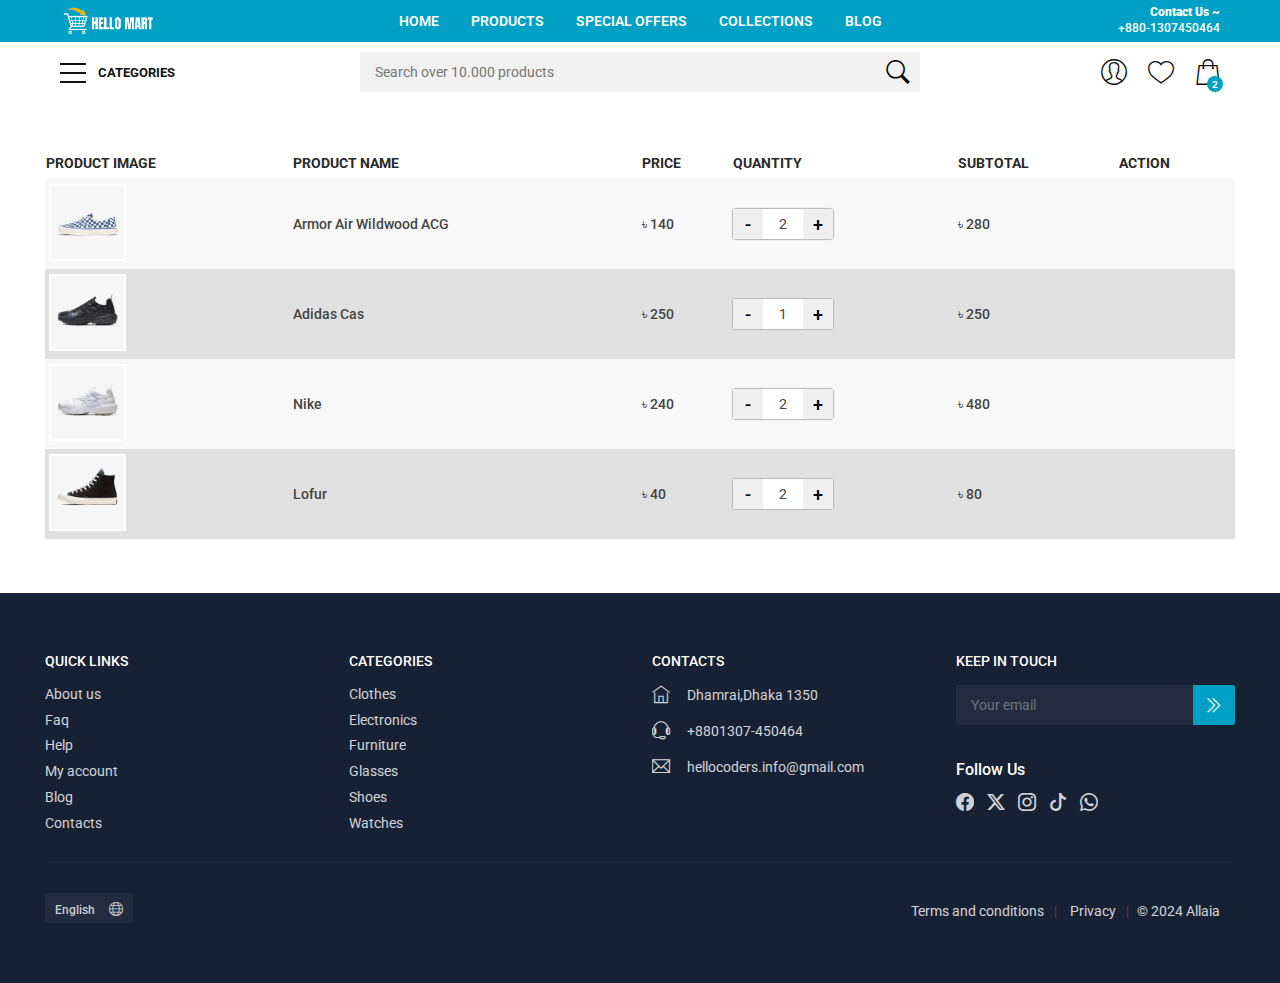
<file: wishlist.html>
<!DOCTYPE html>
<html lang="en">

<head>
    <!-- Mirrored from www.ansonika.com/allaia/ by HTTrack Website Copier/3.x [XR&CO'2014], Tue, 14 May 2024 04:19:41 GMT -->
    <meta charset="utf-8" />
    <meta http-equiv="X-UA-Compatible" content="IE=edge" />
    <meta name="viewport" content="width=device-width, initial-scale=1, shrink-to-fit=no" />
    <meta name="description" content="Allaia Bootstrap eCommerce Template - ThemeForest" />
    <meta name="author" content="Ansonika" />
    <title>Hello Mart | My Cart</title>

    <!-- Favicons-->
    <link rel="shortcut icon" href="img/icon.png" type="image/x-icon" />
    <link rel="apple-touch-icon" type="image/x-icon" href="img/apple-touch-icon-57x57-precomposed.png" />
    <link rel="apple-touch-icon" type="image/x-icon" sizes="72x72" href="img/apple-touch-icon-72x72-precomposed.png" />
    <link rel="apple-touch-icon" type="image/x-icon" sizes="114x114"
        href="img/apple-touch-icon-114x114-precomposed.png" />
    <link rel="apple-touch-icon" type="image/x-icon" sizes="144x144"
        href="img/apple-touch-icon-144x144-precomposed.png" />

    <!-- font awesome cdn  -->
    <link rel="stylesheet" href="https://cdnjs.cloudflare.com/ajax/libs/font-awesome/6.5.2/css/all.min.css"
        integrity="sha512-SnH5WK+bZxgPHs44uWIX+LLJAJ9/2PkPKZ5QiAj6Ta86w+fsb2TkcmfRyVX3pBnMFcV7oQPJkl9QevSCWr3W6A=="
        crossorigin="anonymous" referrerpolicy="no-referrer" />

    <!-- GOOGLE WEB FONT -->
    <link rel="dns-prefetch" href="https://fonts.gstatic.com/" />
    <link rel="preconnect" href="https://fonts.gstatic.com/" crossorigin="anonymous" />
    <link rel="preload" href="https://fonts.googleapis.com/css?family=Roboto:300,400,500,700,900&amp;display=swap"
        as="fetch" crossorigin="anonymous" />
    <script>
        !(function (e, n, t) {
            "use strict";
            var o =
                "https://fonts.googleapis.com/css?family=Roboto:300,400,500,700,900&amp;display=swap",
                r = "__3perf_googleFonts_c2536";
            function c(e) {
                (n.head || n.body).appendChild(e);
            }
            function a() {
                var e = n.createElement("link");
                (e.href = o), (e.rel = "stylesheet"), c(e);
            }
            function f(e) {
                if (!n.getElementById(r)) {
                    var t = n.createElement("style");
                    (t.id = r), c(t);
                }
                n.getElementById(r).innerHTML = e;
            }
            e.FontFace && e.FontFace.prototype.hasOwnProperty("display")
                ? (t[r] && f(t[r]),
                    fetch(o)
                        .then(function (e) {
                            return e.text();
                        })
                        .then(function (e) {
                            return e.replace(
                                /@font-face {/g,
                                "@font-face{font-display:swap;"
                            );
                        })
                        .then(function (e) {
                            return (t[r] = e);
                        })
                        .then(f)
                        .catch(a))
                : a();
        })(window, document, localStorage);
    </script>

    <!-- PRELOAD LARGE CONTENT -->
    <link rel="preload" as="image" href="img/slides/slide_home_2.jpg" />

    <!-- BASE CSS -->
    <link rel="preload" href="css/bootstrap.min.css" as="style" />
    <link rel="stylesheet" href="css/bootstrap.min.css" />
    <link rel="preload" href="css/style.css" as="style" />
    <link rel="stylesheet" href="css/style.css" />

    <!-- SPECIFIC CSS -->
    <link rel="preload" href="css/home_1.css" as="style" />
    <link rel="stylesheet" href="css/home_1.css" />

    <!-- Cart CSS -->
    <link rel="stylesheet" href="./css/cart.css" />
</head>

<body>
    <div class="page">
        <header class="version_1">
            <div class="layer"></div><!-- Mobile menu overlay mask -->
            <div class="main_header">
                <div class="container">
                    <div class="row small-gutters">
                        <div class="col-xl-3 col-lg-3 d-lg-flex align-items-center">
                            <div id="logo">
                                <a href="index.html"><img src="img/logo.png" alt="" width="100" height="28"></a>
                            </div>
                        </div>
                        <nav class="col-xl-6 col-lg-7">
                            <a class="open_close" href="#0">
                                <div class="hamburger hamburger--spin">
                                    <div class="hamburger-box">
                                        <div class="hamburger-inner"></div>
                                    </div>
                                </div>
                            </a>
                            <!-- Mobile menu button -->
                            <div class="main-menu">
                                <div id="header_menu">
                                    <a href="index-2.html"><img src="img/logo_black.svg" alt="" width="100"
                                            height="35"></a>
                                    <a href="#" class="open_close" id="close_in"><i class="ti-close"></i></a>
                                </div>
                                <ul class="d-lg-flex justify-content-center">
                                    <!-- <li class="submenu">
									<a href="#0" class="show-submenu">Home</a>
								</li> -->
                                    <li class="">
                                        <a href="#0" class="show-submenu menu_item">Home</a>
                                    </li>
                                    <li class="megamenu">
                                        <a href="products.html" class="show-submenu-mega menu_item">Products</a>
                                        <!-- <div class="menu-wrapper">
										<div class="row small-gutters">
											<div class="col-lg-3">
												<h3>Listing grid</h3>
												<ul>
													<li><a href="listing-grid-1-full.html">Grid Full Width</a></li>
													<li><a href="listing-grid-2-full.html">Grid Full Width 2</a></li>
													<li><a href="listing-grid-3.html">Grid Boxed</a></li>
													<li><a href="listing-grid-4-sidebar-left.html">Grid Sidebar Left</a></li>
													<li><a href="listing-grid-5-sidebar-right.html">Grid Sidebar Right</a></li>
													<li><a href="listing-grid-6-sidebar-left.html">Grid Sidebar Left 2</a></li>
													<li><a href="listing-grid-7-sidebar-right.html">Grid Sidebar Right 2</a></li>
												</ul>
											</div>
											<div class="col-lg-3">
												<h3>Listing row &amp; Product</h3>
												<ul>
													<li><a href="listing-row-1-sidebar-left.html">Row Sidebar Left</a></li>
													<li><a href="listing-row-2-sidebar-right.html">Row Sidebar Right</a></li>
													<li><a href="listing-row-3-sidebar-left.html">Row Sidebar Left 2</a></li>
													<li><a href="listing-row-4-sidebar-extended.html">Row Sidebar Extended</a></li>
													<li><a href="product-detail-1.html">Product Large Image</a></li>
													<li><a href="product-detail-2.html">Product Carousel</a></li>
													<li><a href="product-detail-3.html">Product Sticky Info</a></li>
												</ul>
											</div>
											<div class="col-lg-3">
												<h3>Other pages</h3>
												<ul>
													<li><a href="cart.html">Cart Page</a></li>
													<li><a href="checkout.html">Check Out Page</a></li>
													<li><a href="confirm.html">Confirm Purchase Page</a></li>
													<li><a href="account.html">Create Account Page</a></li>
													<li><a href="track-order.html">Track Order</a></li>
													<li><a href="help.html">Help Page</a></li>
													<li><a href="help-2.html">Help Page 2</a></li>
													<li><a href="leave-review.html">Leave a Review</a></li>
												</ul>
											</div>
											<div class="col-lg-3 d-xl-block d-lg-block d-md-none d-sm-none d-none">
												<div class="banner_menu">
													<a href="#0">
														<img src="[data-uri]" data-src="img/banner_menu.jpg" width="400" height="550" alt="" class="img-fluid lazy">
													</a>
												</div>
											</div>
										</div>
										
									</div> -->
                                        <!-- /menu-wrapper -->
                                    </li>
                                    <li class="">
                                        <a href="#0" class="show-submenu menu_item">Special Offers</a>
                                    </li>
                                    <li class="">
                                        <a href="#0" class="show-submenu menu_item">Collections</a>
                                    </li>
                                    <li>
                                        <a href="blog.html" class="menu_item">Blog</a>
                                    </li>
                                </ul>
                            </div>
                            <!--/main-menu -->
                        </nav>
                        <div class="col-xl-3 col-lg-2 d-lg-flex align-items-center justify-content-end text-end">
                            <a class="phone_top" href="tel:+8801307450464"><strong><span>Contact Us
                                        ~</span>+880-1307450464</strong></a>
                        </div>
                    </div>
                    <!-- /row -->
                </div>
            </div>
            <!-- /main_header -->

            <div class="main_nav Sticky">
                <div class="container">
                    <div class="row small-gutters">
                        <div class="col-xl-3 col-lg-3 col-md-3">
                            <nav class="categories">
                                <ul class="clearfix">
                                    <li><span>
                                            <a href="#">
                                                <span class="hamburger hamburger--spin">
                                                    <span class="hamburger-box">
                                                        <span class="hamburger-inner"></span>
                                                    </span>
                                                </span>
                                                Categories
                                            </a>
                                        </span>
                                        <div id="menu">
                                            <ul>
                                                <li><span><a href="#0">Collections</a></span>
                                                    <ul>
                                                        <li><a href="listing-grid-1-full.html">Trending</a></li>
                                                        <li><a href="listing-grid-2-full.html">Life style</a></li>
                                                        <li><a href="listing-grid-3.html">Running</a></li>
                                                        <li><a href="listing-grid-4-sidebar-left.html">Training</a></li>
                                                        <li><a href="listing-grid-5-sidebar-right.html">View all
                                                                Collections</a></li>
                                                    </ul>
                                                </li>
                                                <li><span><a href="#">Men</a></span>
                                                    <ul>
                                                        <li><a href="listing-grid-6-sidebar-left.html">Offers</a></li>
                                                        <li><a href="listing-grid-7-sidebar-right.html">Shoes</a></li>
                                                        <li><a href="listing-row-1-sidebar-left.html">Clothing</a></li>
                                                        <li><a href="listing-row-3-sidebar-left.html">Accessories</a>
                                                        </li>
                                                        <li><a href="listing-row-4-sidebar-extended.html">Equipment</a>
                                                        </li>
                                                    </ul>
                                                </li>
                                                <li><span><a href="#">Women</a></span>
                                                    <ul>
                                                        <li><a href="listing-grid-1-full.html">Best Sellers</a></li>
                                                        <li><a href="listing-grid-2-full.html">Clothing</a></li>
                                                        <li><a href="listing-grid-3.html">Accessories</a></li>
                                                        <li><a href="listing-grid-4-sidebar-left.html">Shoes</a></li>
                                                    </ul>
                                                </li>
                                                <li><span><a href="#">Boys</a></span>
                                                    <ul>
                                                        <li><a href="listing-grid-6-sidebar-left.html">Easy On Shoes</a>
                                                        </li>
                                                        <li><a href="listing-grid-7-sidebar-right.html">Clothing</a>
                                                        </li>
                                                        <li><a href="listing-row-3-sidebar-left.html">Must Have</a></li>
                                                        <li><a href="listing-row-4-sidebar-extended.html">All Boys</a>
                                                        </li>
                                                    </ul>
                                                </li>
                                                <li><span><a href="#">Girls</a></span>
                                                    <ul>
                                                        <li><a href="listing-grid-1-full.html">New Releases</a></li>
                                                        <li><a href="listing-grid-2-full.html">Clothing</a></li>
                                                        <li><a href="listing-grid-3.html">Sale</a></li>
                                                        <li><a href="listing-grid-4-sidebar-left.html">Best Sellers</a>
                                                        </li>
                                                    </ul>
                                                </li>
                                                <li><span><a href="#">Customize</a></span>
                                                    <ul>
                                                        <li><a href="listing-row-1-sidebar-left.html">For Men</a></li>
                                                        <li><a href="listing-row-2-sidebar-right.html">For Women</a>
                                                        </li>
                                                        <li><a href="listing-row-4-sidebar-extended.html">For Boys</a>
                                                        </li>
                                                        <li><a href="listing-grid-1-full.html">For Girls</a></li>
                                                    </ul>
                                                </li>
                                            </ul>
                                        </div>
                                    </li>
                                </ul>
                            </nav>
                        </div>
                        <div class="col-xl-6 col-lg-7 col-md-6 d-none d-md-block">
                            <div class="custom-search-input">
                                <input type="text" placeholder="Search over 10.000 products">
                                <button type="submit"><i class="header-icon_search_custom"></i></button>
                            </div>
                        </div>
                        <div class="col-xl-3 col-lg-2 col-md-3">
                            <ul class="top_tools">
                                <li>
                                    <div class="dropdown dropdown-cart">
                                        <a href="cart.html" class="cart_bt"><strong>2</strong></a>
                                        <div class="dropdown-menu">
                                            <ul>
                                                <li>
                                                    <a href="product-detail-1.html">
                                                        <figure><img
                                                                src="img/products/product_placeholder_square_small.jpg"
                                                                data-src="img/products/shoes/thumb/1.jpg" alt=""
                                                                width="50" height="50" class="lazy">
                                                        </figure>
                                                        <strong><span>1x Armor Air x Fear</span>৳90.00</strong>
                                                    </a>
                                                    <a href="#0" class="action"><i class="ti-trash"></i></a>
                                                </li>
                                                <li>
                                                    <a href="product-detail-1.html">
                                                        <figure><img
                                                                src="img/products/product_placeholder_square_small.jpg"
                                                                data-src="img/products/shoes/thumb/2.jpg" alt=""
                                                                width="50" height="50" class="lazy">
                                                        </figure>
                                                        <strong><span>1x Armor Okwahn II</span>৳110.00</strong>
                                                    </a>
                                                    <a href="0.html" class="action"><i class="ti-trash"></i></a>
                                                </li>
                                            </ul>
                                            <div class="total_drop">
                                                <div class="clearfix"><strong>Total</strong><span>৳200.00</span></div>
                                                <a href="cart.html" class="btn_1 outline">View Cart</a><a
                                                    href="checkout.html" class="btn_1">Checkout</a>
                                            </div>
                                        </div>
                                    </div>
                                    <!-- /dropdown-cart-->
                                </li>
                                <li>
                                    <a href="#0" class="wishlist"><span>Wishlist</span></a>
                                </li>
                                <li>
                                    <div class="dropdown dropdown-access">
                                        <a href="login.html" class="access_link"><span>Account</span></a>
                                        <div class="dropdown-menu">
                                            <a href="login.html" class="btn_1">Sign In or Sign Up</a>
                                            <ul>
                                                <li>
                                                    <a href="track-order.html"><i class="ti-truck"></i>Track your
                                                        Order</a>
                                                </li>
                                                <li>
                                                    <a href="account.html"><i class="ti-package"></i>My Orders</a>
                                                </li>
                                                <li>
                                                    <a href="account.html"><i class="ti-user"></i>My Profile</a>
                                                </li>
                                                <li>
                                                    <a href="help.html"><i class="ti-help-alt"></i>Help and Faq</a>
                                                </li>
                                            </ul>
                                        </div>
                                    </div>
                                    <!-- /dropdown-access-->
                                </li>
                                <li>
                                    <a href="#0" class="btn_search_mob"><span>Search</span></a>
                                </li>
                                <li>
                                    <a href="#menu" class="btn_cat_mob">
                                        <div class="hamburger hamburger--spin" id="hamburger">
                                            <div class="hamburger-box">
                                                <div class="hamburger-inner"></div>
                                            </div>
                                        </div>
                                        Categories
                                    </a>
                                </li>
                            </ul>
                        </div>
                    </div>
                    <!-- /row -->
                </div>
                <div class="search_mob_wp">
                    <input type="text" class="form-control" placeholder="Search over 10.000 products">
                    <input type="submit" class="btn_1 full-width" value="Search">
                </div>
                <!-- /search_mobile -->
            </div>
            <!-- /main_nav -->
        </header>
        <main>
            <!-- cart section -->
            <section id="cart-section">
                <div class="container">
                    <div class="cart-area">
                        <!-- added product section -->
                        <div class="added-product-area">
                            <table>
                                <thead>
                                    <tr class="product-headers">
                                        <th>Product Image</th>
                                        <th>Product Name</th>
                                        <th>Price</th>
                                        <th>Quantity</th>
                                        <th>Subtotal</th>
                                        <th>Action</th>
                                    </tr>
                                </thead>
                                <tbody>
                                    <tr>
                                        <td>
                                            <div class="product-img-area">
                                                <img src="./img/products/shoes/3.jpg" alt="Product image" />
                                            </div>
                                        </td>
                                        <td class="product-name">Armor Air Wildwood ACG</td>
                                        <td class="price">৳ 140</td>
                                        <td>
                                            <div class="quantity-area">
                                                <button id="decrease-btn" class="decrement-button">
                                                    -
                                                </button>
                                                <span class="px-3 text-center" id="quantity">2</span>
                                                <button id="increase-btn" class="increment-button">
                                                    +
                                                </button>
                                            </div>
                                        </td>
                                        <td class="sub-total-price">৳ 280</td>
                                        <td class="">
                                            <i title="View Details" class="fa-solid fa-circle-info text-danger fs-5 me-2"></i>
                                            <i title="Add to cart" class="fa-solid fa-cart-arrow-down text-danger fs-5 me-2"></i>
                                            <i title="Delete" class="fas fa-trash text-danger fs-5"></i>
                                        </td>
                                    </tr>
                                    <tr>
                                        <td>
                                            <div class="product-img-area">
                                                <img src="./img/products/shoes/1.jpg" alt="Product image" />
                                            </div>
                                        </td>
                                        <td class="product-name">Adidas Cas</td>
                                        <td class="price">৳ 250</td>
                                        <td>
                                            <div class="quantity-area">
                                                <button id="decrease-btn" class="decrement-button">
                                                    -
                                                </button>
                                                <span class="px-3 text-center" id="quantity">1</span>
                                                <button id="increase-btn" class="increment-button">
                                                    +
                                                </button>
                                            </div>
                                        </td>
                                        <td class="sub-total-price">৳ 250</td>
                                        <td class="">
                                            <i title="View Details" class="fa-solid fa-circle-info text-danger fs-5 me-2"></i>
                                            <i title="Add to cart" class="fa-solid fa-cart-arrow-down text-danger fs-5 me-2"></i>
                                            <i title="Delete" class="fas fa-trash text-danger fs-5"></i>
                                        </td>
                                    </tr>
                                    <tr>
                                        <td>
                                            <div class="product-img-area">
                                                <img src="./img/products/shoes/2.jpg" alt="Product image" />
                                            </div>
                                        </td>
                                        <td class="product-name">Nike</td>
                                        <td class="price">৳ 240</td>
                                        <td>
                                            <div class="quantity-area">
                                                <button id="decrease-btn" class="decrement-button">
                                                    -
                                                </button>
                                                <span class="px-3 text-center" id="quantity">2</span>
                                                <button id="increase-btn" class="increment-button">
                                                    +
                                                </button>
                                            </div>
                                        </td>
                                        <td class="sub-total-price">৳ 480</td>
                                        <td class="">
                                            <i title="View Details" class="fa-solid fa-circle-info text-danger fs-5 me-2"></i>
                                            <i title="Add to cart" class="fa-solid fa-cart-arrow-down text-danger fs-5 me-2"></i>
                                            <i title="Delete" class="fas fa-trash text-danger fs-5"></i>
                                        </td>
                                    </tr>
                                    <tr>
                                        <td>
                                            <div class="product-img-area">
                                                <img src="./img/products/shoes/4.jpg" alt="Product image" />
                                            </div>
                                        </td>
                                        <td class="product-name">Lofur</td>
                                        <td class="price">৳ 40</td>
                                        <td>
                                            <div class="quantity-area">
                                                <button id="decrease-btn" class="decrement-button">
                                                    -
                                                </button>
                                                <span class="px-3 text-center" id="quantity">2</span>
                                                <button id="increase-btn" class="increment-button">
                                                    +
                                                </button>
                                            </div>
                                        </td>
                                        <td class="sub-total-price">৳ 80</td>
                                        <td class="">
                                            <i title="View Details" class="fa-solid fa-circle-info text-danger fs-5 me-2"></i>
                                            <i title="Add to cart" class="fa-solid fa-cart-arrow-down text-danger fs-5 me-2"></i>
                                            <i title="Delete" class="fas fa-trash text-danger fs-5"></i>
                                        </td>
                                    </tr>
                                </tbody>
                            </table>
                        </div>
                        <!-- Order section -->
                    </div>
                </div>
            </section>
        </main>
        <footer class="revealed">
            <div class="container">
                <div class="row">
                    <div class="col-lg-3 col-md-6">
                        <h3 data-bs-target="#collapse_1">Quick Links</h3>
                        <div class="collapse dont-collapse-sm links" id="collapse_1">
                            <ul>
                                <li><a href="about.html">About us</a></li>
                                <li><a href="help.html">Faq</a></li>
                                <li><a href="help.html">Help</a></li>
                                <li><a href="account.html">My account</a></li>
                                <li><a href="blog.html">Blog</a></li>
                                <li><a href="contacts.html">Contacts</a></li>
                            </ul>
                        </div>
                    </div>
                    <div class="col-lg-3 col-md-6">
                        <h3 data-bs-target="#collapse_2">Categories</h3>
                        <div class="collapse dont-collapse-sm links" id="collapse_2">
                            <ul>
                                <li><a href="listing-grid-1-full.html">Clothes</a></li>
                                <li><a href="listing-grid-2-full.html">Electronics</a></li>
                                <li><a href="listing-grid-1-full.html">Furniture</a></li>
                                <li><a href="listing-grid-3.html">Glasses</a></li>
                                <li><a href="listing-grid-1-full.html">Shoes</a></li>
                                <li><a href="listing-grid-1-full.html">Watches</a></li>
                            </ul>
                        </div>
                    </div>
                    <div class="col-lg-3 col-md-6">
                        <h3 data-bs-target="#collapse_3">Contacts</h3>
                        <div class="collapse dont-collapse-sm contacts" id="collapse_3">
                            <ul>
                                <li><i class="ti-home"></i>Dhamrai,Dhaka 1350</li>
                                <li><i class="ti-headphone-alt"></i>+8801307-450464</li>
                                <li><i class="ti-email"></i><a href="#0">hellocoders.info@gmail.com</a></li>
                            </ul>
                        </div>
                    </div>
                    <div class="col-lg-3 col-md-6">
                        <h3 data-bs-target="#collapse_4">Keep in touch</h3>
                        <div class="collapse dont-collapse-sm" id="collapse_4">
                            <div id="newsletter">
                                <div class="form-group">
                                    <input type="email" name="email_newsletter" id="email_newsletter"
                                        class="form-control" placeholder="Your email">
                                    <button type="submit" id="submit-newsletter"><i
                                            class="ti-angle-double-right"></i></button>
                                </div>
                            </div>
                            <div class="follow_us">
                                <h5>Follow Us</h5>
                                <ul>
                                    <li><a href="#0"><i class="bi bi-facebook"></i></a></li>
                                    <li><a href="#0"><i class="bi bi-twitter-x"></i></a></li>
                                    <li><a href="#0"><i class="bi bi-instagram"></i></a></li>
                                    <li><a href="#0"><i class="bi bi-tiktok"></i></a></li>
                                    <li><a href="#0"><i class="bi bi-whatsapp"></i></a></li>
                                </ul>
                            </div>
                        </div>
                    </div>
                </div>
                <!-- /row-->
                <hr>
                <div class="row add_bottom_25">
                    <div class="col-lg-6">
                        <ul class="footer-selector clearfix">
                            <li>
                                <div class="styled-select lang-selector">
                                    <select>
                                        <option value="English" selected>English</option>
                                        <option value="French">French</option>
                                        <option value="Spanish">Spanish</option>
                                        <option value="Russian">Russian</option>
                                    </select>
                                </div>
                            </li>
                            <!-- <li>
								<div class="styled-select currency-selector">
									<select>
										<option value="US Dollars" selected>US Dollars</option>
										<option value="Euro">Euro</option>
									</select>
								</div>
							</li> -->
                            <!-- <li><img src="[data-uri]"
									data-src="img/cards_all.svg" alt="" width="198" height="30" class="lazy"></li> -->
                        </ul>
                    </div>
                    <div class="col-lg-6">
                        <ul class="additional_links">
                            <li><a href="#0">Terms and conditions</a></li>
                            <li><a href="#0">Privacy</a></li>
                            <li><span>© 2024 Allaia</span></li>
                        </ul>
                    </div>
                </div>
            </div>
        </footer>
    </div>


    <!-- Script -->
    <script src="js/product-details.js"></script>
    <div id="toTop"></div><!-- Back to top button -->

    <!-- COMMON SCRIPTS -->
    <script src="js/common_scripts.min.js"></script>
    <script src="js/main.js"></script>

    <!-- SPECIFIC SCRIPTS -->
    <script src="js/carousel-home.min.js"></script>
</body>

</html>
</file>
<file: css/home_1.css>
ul#banners_grid{list-style:none;padding:0;margin:0;width:100%}ul#banners_grid li{position:relative;width:33.33%;float:left;border-top:5px solid #fff;border-right:5px solid #fff}ul#banners_grid li:last-child{border-right:none}@media (max-width: 767px){ul#banners_grid li{width:100%;float:none;border-right:none}}ul#banners_grid li a.img_container{position:relative;overflow:hidden;z-index:0;display:block;width:100%;height:250px}@media (max-width: 767px){ul#banners_grid li a.img_container{width:100%;float:none;height:210px}}ul#banners_grid li a.img_container img{position:absolute;left:50%;top:50%;-webkit-transform:translate(-50%, -50%) scale(1.1);-moz-transform:translate(-50%, -50%) scale(1.1);-ms-transform:translate(-50%, -50%) scale(1.1);-o-transform:translate(-50%, -50%) scale(1.1);transform:translate(-50%, -50%) scale(1.1);-moz-transition:all 0.3s ease-in-out;-o-transition:all 0.3s ease-in-out;-webkit-transition:all 0.3s ease-in-out;-ms-transition:all 0.3s ease-in-out;transition:all 0.3s ease-in-out;width:100%;max-width:100%;height:auto;-webkit-backface-visibility:hidden;-moz-backface-visibility:hidden;-ms-backface-visibility:hidden;-o-backface-visibility:hidden;backface-visibility:hidden}@media (max-width: 1199px){ul#banners_grid li a.img_container img{height:100%;width:auto;max-width:inherit}}@media (max-width: 767px){ul#banners_grid li a.img_container img{width:100%;height:auto}}ul#banners_grid li a.img_container:hover img{-webkit-transform:translate(-50%, -50%) scale(1.02);-moz-transform:translate(-50%, -50%) scale(1.02);-ms-transform:translate(-50%, -50%) scale(1.02);-o-transform:translate(-50%, -50%) scale(1.02);transform:translate(-50%, -50%) scale(1.02)}ul#banners_grid li a.img_container .short_info{position:absolute;left:0;top:0%;width:100%;box-sizing:border-box;color:#fff;padding:0 15px;height:100%;display:flex;flex-direction:column;justify-content:center;-moz-transition:all 0.4s ease;-o-transition:all 0.4s ease;-webkit-transition:all 0.4s ease;-ms-transition:all 0.4s ease;transition:all 0.4s ease;text-align:center}ul#banners_grid li a.img_container .short_info h3{color:#fff;font-size:24px;font-size:1.5rem;margin:0;padding:0;font-weight:400;text-transform:uppercase;font-weight:900}@media (max-width: 767px){ul#banners_grid li a.img_container .short_info h3{margin-top:-20px}}ul#banners_grid li a.img_container .short_info div{position:absolute;bottom:0;left:0;-webkit-transform:translateY(-25px);-moz-transform:translateY(-25px);-ms-transform:translateY(-25px);-o-transform:translateY(-25px);transform:translateY(-25px);text-align:center;width:100%;visibility:hidden;display:table;opacity:0;-moz-transition:all 0.4s ease;-o-transition:all 0.4s ease;-webkit-transition:all 0.4s ease;-ms-transition:all 0.4s ease;transition:all 0.4s ease}ul#banners_grid li a.img_container .short_info div .btn_1{padding:10px 22px;font-size:13px;font-size:0.8125rem}@media (max-width: 767px){ul#banners_grid li a.img_container .short_info div{opacity:1;visibility:visible;-webkit-transform:translateY(-50px);-moz-transform:translateY(-50px);-ms-transform:translateY(-50px);-o-transform:translateY(-50px);transform:translateY(-50px)}}ul#banners_grid li a.img_container .short_info:hover div{visibility:visible;opacity:1;-webkit-transform:translateY(-50px);-moz-transform:translateY(-50px);-ms-transform:translateY(-50px);-o-transform:translateY(-50px);transform:translateY(-50px)}.categories_grid a{display:block;position:relative;left:0;top:0;width:100%;height:100%;overflow:hidden}@media (max-width: 767px){.categories_grid a{height:180px;margin-bottom:10px}}.categories_grid a .wrapper{width:100%;background:transparent;background:-webkit-linear-gradient(top, transparent, #000);background:linear-gradient(to bottom, transparent, #000);position:absolute;left:0;bottom:0;line-height:1;padding:100px 20px 20px 20px}.categories_grid a .wrapper h2{color:#fff;text-transform:uppercase;font-weight:900;font-size:21px;font-size:1.3125rem;margin:0;-webkit-transform:translateY(20px) translateZ(0);-moz-transform:translateY(20px) translateZ(0);-ms-transform:translateY(20px) translateZ(0);-o-transform:translateY(20px) translateZ(0);transform:translateY(20px) translateZ(0);-webkit-transition:all 0.3s cubic-bezier(0.77, 0, 0.175, 1);-moz-transition:all 0.3s cubic-bezier(0.77, 0, 0.175, 1);-ms-transition:all 0.3s cubic-bezier(0.77, 0, 0.175, 1);-o-transition:all 0.3s cubic-bezier(0.77, 0, 0.175, 1);transition:all 0.3s cubic-bezier(0.77, 0, 0.175, 1)}.categories_grid a .wrapper p{color:#fff;opacity:0;margin:0;font-size:14px;font-size:0.875rem;font-weight:500;-webkit-transform:translateY(20px) translateZ(0);-moz-transform:translateY(20px) translateZ(0);-ms-transform:translateY(20px) translateZ(0);-o-transform:translateY(20px) translateZ(0);transform:translateY(20px) translateZ(0);-webkit-transition:all 0.3s cubic-bezier(0.77, 0, 0.175, 1);-moz-transition:all 0.3s cubic-bezier(0.77, 0, 0.175, 1);-ms-transition:all 0.3s cubic-bezier(0.77, 0, 0.175, 1);-o-transition:all 0.3s cubic-bezier(0.77, 0, 0.175, 1);transition:all 0.3s cubic-bezier(0.77, 0, 0.175, 1)}.categories_grid a img{-moz-transition:all 0.3s ease-in-out;-o-transition:all 0.3s ease-in-out;-webkit-transition:all 0.3s ease-in-out;-ms-transition:all 0.3s ease-in-out;transition:all 0.3s ease-in-out;-webkit-transform:scale(1.05);-moz-transform:scale(1.05);-ms-transform:scale(1.05);-o-transform:scale(1.05);transform:scale(1.05)}.categories_grid a:hover img{-webkit-transform:scale(1);-moz-transform:scale(1);-ms-transform:scale(1);-o-transform:scale(1);transform:scale(1)}.categories_grid a:hover h2{-webkit-transform:translateY(-5px) translateZ(0);-moz-transform:translateY(-5px) translateZ(0);-ms-transform:translateY(-5px) translateZ(0);-o-transform:translateY(-5px) translateZ(0);transform:translateY(-5px) translateZ(0)}.categories_grid a:hover p{opacity:0.8;transition-delay:0.2s;-webkit-transform:translateY(0) translateZ(0);-moz-transform:translateY(0) translateZ(0);-ms-transform:translateY(0) translateZ(0);-o-transform:translateY(0) translateZ(0);transform:translateY(0) translateZ(0)}.header-video{position:relative;overflow:hidden;background-color:lightgray;height:600px !important}@media (max-width: 991px){.header-video{height:480px !important}}#hero_video{position:relative;background-size:cover;color:#fff;width:100%;height:100%;z-index:99}video{position:absolute;top:0;bottom:0;left:0;right:0}#hero_video iframe{height:100%;width:100%}video{width:100%}.teaser-video{width:100%;height:auto}.header-video--media{width:100%;height:auto}@media (max-width: 1024px){#hero_video{background:#d3d3d3 url(../img/slides/slide_home_1.jpg);-webkit-background-size:cover;-moz-background-size:cover;-o-background-size:cover;background-size:cover;background-position:center}.header-video{background:none}}#icon_drag_mobile{position:absolute;right:20px;bottom:20px;background:url(../img/drag_icon.svg) 0 0 no-repeat;width:50px;height:30px;opacity:0.6;z-index:99;display:none}@media (max-width: 767px){#icon_drag_mobile{display:block}}.isotope_filter ul{list-style:none;text-align:center;margin:0 0 30px 0;padding:0}.isotope_filter ul li{text-align:center;display:inline-block;border-right:1px solid #ddd;line-height:1;padding-right:13px;padding-left:10px}.isotope_filter ul li:last-child{border-right:none}.isotope_filter ul li a{text-transform:uppercase;font-weight:700;font-size:16px;font-size:1rem}.isotope_filter ul li a.selected{color:#444}.featured{position:relative;background-size:cover;background-position:center;background-repeat:no-repeat;background-attachment:fixed;height:400px;color:#fff;font-size:18px;font-size:1.125rem;overflow:hidden}.featured h3,.featured p,.featured .feat_text_block{-webkit-transform:translateX(20px);-moz-transform:translateX(20px);-ms-transform:translateX(20px);-o-transform:translateX(20px);transform:translateX(20px);opacity:0;visibility:hidden;-moz-transition:all 0.05s ease;-o-transition:all 0.05s ease;-webkit-transition:all 0.05s ease;-ms-transition:all 0.05s ease;transition:all 0.05s ease}.featured .animated h3,.featured .animated p,.featured .animated .feat_text_block{-webkit-transform:none;-moz-transform:none;-ms-transform:none;-o-transform:none;transform:none;opacity:1;visibility:visible;-moz-transition:all 0.5s ease;-o-transition:all 0.5s ease;-webkit-transition:all 0.5s ease;-ms-transition:all 0.5s ease;transition:all 0.5s ease}.featured .animated h3{transition-delay:0.2s;-webkit-transition-delay:0.2s;-moz-transition-delay:0.2s;-o-transition-delay:0.2s}.featured .animated p{transition-delay:0.35s;-webkit-transition-delay:0.35s;-moz-transition-delay:0.35s;-o-transition-delay:0.35s}.featured .animated .feat_text_block{transition-delay:0.5s;-webkit-transition-delay:0.5s;-moz-transition-delay:0.5s;-o-transition-delay:0.5s}.featured h3{color:#fff;font-weight:900;text-transform:uppercase;line-height:1;font-size:36px;font-size:2.25rem}.featured h3.animated{transition-delay:0.2s;-webkit-transition-delay:0.2s;-moz-transition-delay:0.2s;-o-transition-delay:0.2s}.featured .price_box{display:inline-block;margin-right:15px;float:left}.featured .price_box .new_price{font-size:32px;font-size:2rem;color:#fff}.featured .price_box .old_price{font-size:18px;font-size:1.125rem}a.box_news{position:relative;display:block;padding-left:230px;color:#444;margin-bottom:30px;min-height:150px}@media (max-width: 575px){a.box_news{min-height:inherit;padding-left:0}}a.box_news figure{width:200px;height:150px;overflow:hidden;position:absolute;left:0;top:0}@media (max-width: 575px){a.box_news figure{position:relative;width:auto;height:200px}}a.box_news figure img{width:250px;height:auto;position:absolute;left:50%;top:50%;-webkit-transform:translate(-50%, -50%) scale(1.1);-moz-transform:translate(-50%, -50%) scale(1.1);-ms-transform:translate(-50%, -50%) scale(1.1);-o-transform:translate(-50%, -50%) scale(1.1);transform:translate(-50%, -50%) scale(1.1);-moz-transition:all 0.3s ease-in-out;-o-transition:all 0.3s ease-in-out;-webkit-transition:all 0.3s ease-in-out;-ms-transition:all 0.3s ease-in-out;transition:all 0.3s ease-in-out;-webkit-backface-visibility:hidden;-moz-backface-visibility:hidden;-ms-backface-visibility:hidden;-o-backface-visibility:hidden;backface-visibility:hidden}@media (max-width: 575px){a.box_news figure img{width:100%;max-width:100%;height:auto}}a.box_news figure figcaption{background-color:#FFC107;text-align:center;position:absolute;right:0;top:0;display:inline-block;color:#fff;width:60px;height:60px;padding:15px;line-height:1}a.box_news figure figcaption strong{font-weight:900;display:block;font-size:21px;font-size:1.3125rem}a.box_news h4{font-size:18px;font-size:1.125rem;margin-bottom:10px}@media (max-width: 575px){a.box_news h4{margin-bottom:5px}}a.box_news:hover img{-webkit-transform:translate(-50%, -50%) scale(1);-moz-transform:translate(-50%, -50%) scale(1);-ms-transform:translate(-50%, -50%) scale(1);-o-transform:translate(-50%, -50%) scale(1);transform:translate(-50%, -50%) scale(1)}a.box_news:hover h4{color:#004dda;-moz-transition:all 0.3s ease-in-out;-o-transition:all 0.3s ease-in-out;-webkit-transition:all 0.3s ease-in-out;-ms-transition:all 0.3s ease-in-out;transition:all 0.3s ease-in-out}a.box_news ul{margin:0;padding:10px 0 0 0}@media (max-width: 575px){a.box_news ul{padding:0}}a.box_news ul li{display:inline-block;font-weight:500;color:#999;font-size:12px;font-size:0.75rem;margin-right:5px}a.box_news ul li:last-child{margin-right:0}a.box_news ul li:last-child:after{content:'';margin:0}a.box_news ul li:after{content:'-';margin:0 0 0 10px}
</file>
<file: css/cart.css>
/* Cart section Style Start */

#cart-section {
  background: #fff;
}

.cart-area {
  display: flex;
  align-items: start;
  justify-content: space-between;
  gap: 24px;
  padding: 50px 0;
}

.added-product-area {
  width: 100%;
}

.added-product-area table {
  width: 100%;
}

.added-product-area tr {
  padding: 5px;
}

.added-product-area table tr {
  border-bottom: 8px solid transparent;
}

.added-product-area tbody tr:nth-child(even) {
  background-color: #e1e1e1;
}

.added-product-area tbody tr:nth-child(odd) {
  background-color: #f8f8f8;
}

.product-headers {
  text-transform: uppercase;
  color: #292929;
}

.product-img-area {
  width: 80px;
  height: 80px;
  padding-left: 3px;
}
.product-img-area img {
  width: 100%;
  object-fit: cover;
  border: 2px solid #fff;
}

.product-name,
.price,
.sub-total-price {
  font-weight: 500;
  color: #444444;
}

.quantity-area {
  background: #fff;
  border-radius: 3px;
  object-fit: fill;
  width: 100px;
  display: flex;
  justify-content: space-between;
  align-items: center;
  box-shadow: 0px 0px 1px 1px rgb(182, 182, 182);
}

#increase-btn,
#decrease-btn {
  border: none;
  font-size: 18px;
  font-weight: 500;
  transition: 0.2s all;
  width: 30px;
  height: 30px;
  text-align: center;
}
#increase-btn:hover,
#decrease-btn:hover,
.ti-trash:hover {
  color: #004dda;
}

.ti-trash {
  color: rgba(236, 24, 24, 0.89);
  font-size: 20px;
  transition: 0.3s ease-in-out;
}

.order-area {
  width: 25%;
  max-width: 400px;
  background: #f8f8f8;
  padding: 16px;
  border-radius: 8px;
}

.order-row {
  display: flex;
  align-items: center;
  justify-content: space-between;
  gap: 10px;
  padding: 4px 0;
}

.order-row .price {
  font-size: 17px;
  font-weight: normal;
  color: #111;
}

.total-price-area {
  color: #111;
}

.total-price-area {
  color: #111;
  font-weight: 500;
  font-size: 18px;
  font-weight: normal;
}

.voucher-input {
  width: 100%;
  background: #fff;
  padding: 7px 5px;
  border: none;
  box-shadow: 0px 0px 1px 0px;
  border-radius: 2px;
}

.voucher-input:focus {
  border: #004dda;
  outline: 2px solid #004dda;
}

.voucher-btn {
  background: #25a5d8;
  padding: 7px 12px;
  color: #fff;
  font-weight: 500;
  border: none;
  border-radius: 2px;
  transition: 0.2s all;
}

.voucher-btn:hover {
  opacity: 90%;
}

.check-out-btn {
  background: #004dda;
  color: #fff;
  margin-top: 20px;
  padding: 10px 0;
  width: 100%;
  text-align: center;
  text-transform: uppercase;
  border: none;
  border-radius: 2px;
  transition: 0.3s all;
}

.check-out-btn:hover {
  background: #ffc107;
  color: black;
}

@media screen and (max-width: 576px) {
  .cart-area {
    flex-direction: column;
    align-items: end;
  }
  table {
    display: block;
    max-width: -moz-fit-content;
    max-width: fit-content;
    margin: 0 auto;
    overflow-x: auto;
    white-space: nowrap;
  }

  .added-product-area {
    width: 100%;
  }

  .order-area {
    width: 100%;
  }
}

@media screen and (min-width: 576px) and (max-width: 768px) {
  .cart-area {
    gap: 16px;
  }
  .added-product-area {
    width: 60%;
  }

  table {
    display: block;
    max-width: -moz-fit-content;
    max-width: fit-content;
    margin: 0 auto;
    overflow-x: auto;
    white-space: nowrap;
  }
  .order-area {
    width: 40%;
  }
}

/* Cart section Style end here */
</file>
<file: css/checkout.css>
.billing_head{
    background-color: #00A1C4;
    padding: 5px;
    margin: 0;
    color: white;
    font-size: 21px;
    border-radius: 4px;
}
</file>
<file: css/products.css>
*,*::after,*::before{
    padding: 0px;
    margin: 0px;
    box-sizing: border-box;
}
html{
    scroll-behavior: smooth;
}
.mini-section{
    padding: 20px;
    border-radius: 8px;
    margin-top: 50px;
}

.title-bar{
    padding: 5px 15px;
    display: flex;
    justify-content: space-between;
    margin: 5px 5px 20px 5px;
}
.pagination a, .pagination span {
    background: 0 0;
    border: none;
    border-radius: 50%;
    box-sizing: border-box;
    color: rgba(0, 0, 0, 0.6);
    display: block;
    font-size: 16px;
    height: 18px;
    line-height: 18px;
    min-width: 25px;
    padding: 0;
}
</file>
<file: css/style.css>
@charset "UTF-8";
@import url(bs-icon-font/bootstrap-icons.min.css);
#forgot_pw label,
.breadcrumbs ul li:last-child,
.nice-select .option.selected,
label,
strong {
  font-weight: 500;
}
.hamburger,
header ul.top_tools > li .dropdown-access .dropdown-menu a.btn_1.outline,
header ul.top_tools > li .dropdown-cart .dropdown-menu a.btn_1.outline {
  background-color: transparent;
}
.nice-select,
.owl-carousel,
.owl-carousel .owl-item {
  -webkit-tap-highlight-color: transparent;
}
.top_panel .item .btn_panel a,
a.social_bt {
  min-width: 200px;
}
.mfp-wrap,
.owl-carousel .owl-item {
  -webkit-backface-visibility: hidden;
}
@font-face {
  font-family: header_icons;
  src: url("fonts/header_icons.eot");
  src: url("fonts/header_iconsd41d.eot?#iefix") format("embedded-opentype"),
    url("fonts/header_icons.woff") format("woff"),
    url("fonts/header_icons.ttf") format("truetype"),
    url("fonts/header_icons.svg#header_icons") format("svg");
  font-weight: 400;
  font-style: normal;
  font-display: swap;
}
[class*="header-"]:before {
  display: inline-block;
  font-family: header_icons;
  font-style: normal;
  font-weight: 400;
  line-height: 1;
  -webkit-font-smoothing: antialiased;
  -moz-osx-font-smoothing: grayscale;
}
.header-icon_like_custom:before,
header ul.top_tools > li a.wishlist:before {
  content: "\0041";
}
.header-icon_cart_custom:before,
header ul.top_tools > li a.cart_bt:before {
  content: "\0042";
}
.header-icon_access_custom:before,
header ul.top_tools > li a.access_link:before {
  content: "\0043";
}
.header-icon_grid_custom:before {
  content: "\0044";
}
.header-icon_search_custom:before {
  content: "\0045";
} /*!
 * Hamburgers
 * @description Tasty CSS-animated hamburgers
 * @author Jonathan Suh @jonsuh
 * @site https://jonsuh.com/hamburgers
 * @link https://github.com/jonsuh/hamburgers
 */
.hamburger {
  padding: 0;
  display: inline-block;
  cursor: pointer;
  transition-property: opacity, filter;
  transition-duration: 0.15s;
  transition-timing-function: linear;
  font: inherit;
  color: inherit;
  text-transform: none;
  border: 0;
  margin: 0;
  overflow: visible;
}
[class*=" icon-"]:before,
[class*=" ti-"],
[class^="icon-"]:before,
[class^="ti-"] {
  font-style: normal;
  font-weight: 400;
  speak: none;
  font-variant: normal;
  text-transform: none;
}
[class*=" icon-"]:before,
[class*=" ti-"],
[class^="icon-"]:before,
[class^="ti-"],
html * {
  -webkit-font-smoothing: antialiased;
  -moz-osx-font-smoothing: grayscale;
}
.main-menu > ul > li > a,
.main_title span,
.menu ul li > span a,
.ribbon,
.slide-text h2,
.slide-text h3,
.top_banner h1,
.top_line.promo strong,
footer h3 {
  text-transform: uppercase;
}
.hamburger-box {
  width: 25px;
  height: 25px;
  display: inline-block;
  position: relative;
}
.hamburger-inner {
  display: block;
  top: 50%;
  margin-top: -3px;
}
.hamburger-inner,
.hamburger-inner::after,
.hamburger-inner::before {
  width: 26px;
  height: 2px;
  background-color: #fff;
  border-radius: 0;
  position: absolute;
  transition-property: transform;
  transition-duration: 0.15s;
  transition-timing-function: ease;
}
.hamburger-inner::after,
.hamburger-inner::before {
  content: "";
  display: block;
}
.hamburger-inner::before {
  top: -9px;
}
.hamburger-inner::after {
  bottom: -9px;
}
.hamburger--spin .hamburger-inner {
  transition-duration: 0.22s;
  transition-timing-function: cubic-bezier(0.55, 0.055, 0.675, 0.19);
}
.hamburger--spin .hamburger-inner::before {
  transition: top 0.1s ease-in 0.25s, opacity 0.1s ease-in;
}
.hamburger--spin .hamburger-inner::after {
  transition: bottom 0.1s ease-in 0.25s,
    transform 0.22s cubic-bezier(0.55, 0.055, 0.675, 0.19);
}
.hamburger--spin.is-active .hamburger-inner {
  transform: rotate(225deg);
  transition-delay: 0.12s;
  transition-timing-function: cubic-bezier(0.215, 0.61, 0.355, 1);
}
.hamburger--spin.is-active .hamburger-inner::before {
  top: 0;
  opacity: 0;
  transition: top 0.1s ease-out, opacity 0.1s ease-out 0.12s;
}
.hamburger--spin.is-active .hamburger-inner::after {
  bottom: 0;
  transform: rotate(-90deg);
  transition: bottom 0.1s ease-out,
    transform 0.22s cubic-bezier(0.215, 0.61, 0.355, 1) 0.12s;
}
.btn_1,
a,
a.btn_1 {
  -moz-transition: 0.3s ease-in-out;
  -o-transition: 0.3s ease-in-out;
  -webkit-transition: 0.3s ease-in-out;
  -ms-transition: 0.3s ease-in-out;
  text-decoration: none;
  outline: 0;
}
@font-face {
  font-family: themify;
  src: url("fonts/themify9f24.eot?-fvbane");
  src: url("fonts/themifyd41d.eot?#iefix-fvbane") format("embedded-opentype"),
    url("fonts/themify9f24.woff?-fvbane") format("woff"),
    url("fonts/themify9f24.ttf?-fvbane") format("truetype"),
    url("fonts/themify9f24.svg?-fvbane#themify") format("svg");
  font-weight: 400;
  font-style: normal;
  font-display: swap;
}
[class*=" ti-"],
[class^="ti-"] {
  font-family: themify;
  line-height: 1;
}


.menu_item {
  font-weight: 600 !important;
  margin: 0px 14px !important;
  padding:  14px 2px !important;
  transition: all 0.3s ease-in-out;
  /* color: #DC3545 !important; */
  position: relative;
  font-size: 14px !important;
  text-decoration: none;  
}
/* nav-menu */
.menu_item::after {
  content: "";
  position: absolute;
  background-color: white;
  height: 2px;
  width: 0;
  left: 0;
  bottom: 8px;
  transition: 0.4s;
}
.menu_item:hover::after {
  width: 100%;
}
.active_menu {
  font-weight: bolder !important;
}
.active_menu::after {
  content: "";   
  position: absolute;
  background-color: white;
  height: 2px;
  width: 100%;
  left: 0;
  bottom: 8px;
}
/* nav menu ends */

.ti-wand:before {
  content: "\e600";
}
.ti-volume:before {
  content: "\e601";
}
.ti-user:before {
  content: "\e602";
}
.ti-unlock:before {
  content: "\e603";
}
.ti-unlink:before {
  content: "\e604";
}
.ti-trash:before {
  content: "\e605";
}
.ti-thought:before {
  content: "\e606";
}
.ti-target:before {
  content: "\e607";
}
.ti-tag:before {
  content: "\e608";
}
.ti-tablet:before {
  content: "\e609";
}
.ti-star:before {
  content: "\e60a";
}
.ti-spray:before {
  content: "\e60b";
}
.ti-signal:before {
  content: "\e60c";
}
.ti-shopping-cart:before {
  content: "\e60d";
}
.ti-shopping-cart-full:before {
  content: "\e60e";
}
.ti-settings:before {
  content: "\e60f";
}
.ti-search:before {
  content: "\e610";
}
.ti-zoom-in:before {
  content: "\e611";
}
.ti-zoom-out:before {
  content: "\e612";
}
.ti-cut:before {
  content: "\e613";
}
.ti-ruler:before {
  content: "\e614";
}
.ti-ruler-pencil:before {
  content: "\e615";
}
.ti-ruler-alt:before {
  content: "\e616";
}
.ti-bookmark:before {
  content: "\e617";
}
.ti-bookmark-alt:before {
  content: "\e618";
}
.ti-reload:before {
  content: "\e619";
}
.ti-plus:before {
  content: "\e61a";
}
.ti-pin:before {
  content: "\e61b";
}
.ti-pencil:before {
  content: "\e61c";
}
.ti-pencil-alt:before {
  content: "\e61d";
}
.ti-paint-roller:before {
  content: "\e61e";
}
.ti-paint-bucket:before {
  content: "\e61f";
}
.ti-na:before {
  content: "\e620";
}
.ti-mobile:before {
  content: "\e621";
}
.ti-minus:before {
  content: "\e622";
}
.ti-medall:before {
  content: "\e623";
}
.ti-medall-alt:before {
  content: "\e624";
}
.ti-marker:before {
  content: "\e625";
}
.ti-marker-alt:before {
  content: "\e626";
}
.ti-arrow-up:before {
  content: "\e627";
}
.ti-arrow-right:before {
  content: "\e628";
}
.ti-arrow-left:before {
  content: "\e629";
}
.ti-arrow-down:before {
  content: "\e62a";
}
.ti-lock:before {
  content: "\e62b";
}
.ti-location-arrow:before {
  content: "\e62c";
}
.ti-link:before {
  content: "\e62d";
}
.ti-layout:before {
  content: "\e62e";
}
.ti-layers:before {
  content: "\e62f";
}
.ti-layers-alt:before {
  content: "\e630";
}
.ti-key:before {
  content: "\e631";
}
.ti-import:before {
  content: "\e632";
}
.ti-image:before {
  content: "\e633";
}
.ti-heart:before {
  content: "\e634";
}
.ti-heart-broken:before {
  content: "\e635";
}
.ti-hand-stop:before {
  content: "\e636";
}
.ti-hand-open:before {
  content: "\e637";
}
.ti-hand-drag:before {
  content: "\e638";
}
.ti-folder:before {
  content: "\e639";
}
.ti-flag:before {
  content: "\e63a";
}
.ti-flag-alt:before {
  content: "\e63b";
}
.ti-flag-alt-2:before {
  content: "\e63c";
}
.ti-eye:before {
  content: "\e63d";
}
.ti-export:before {
  content: "\e63e";
}
.ti-exchange-vertical:before {
  content: "\e63f";
}
.ti-desktop:before {
  content: "\e640";
}
.ti-cup:before {
  content: "\e641";
}
.ti-crown:before {
  content: "\e642";
}
.ti-comments:before {
  content: "\e643";
}
.ti-comment:before {
  content: "\e644";
}
.ti-comment-alt:before {
  content: "\e645";
}
.ti-close:before {
  content: "\e646";
}
.ti-clip:before {
  content: "\e647";
}
#toTop:after,
.ti-angle-up:before {
  content: "\e648";
}
.ti-angle-right:before {
  content: "\e649";
}
.ti-angle-left:before {
  content: "\e64a";
}
.styled-select.currency-selector:after,
.ti-angle-down:before {
  content: "\e64b";
}
.ti-check:before {
  content: "\e64c";
}
.ti-check-box:before {
  content: "\e64d";
}
.ti-camera:before {
  content: "\e64e";
}
.ti-announcement:before {
  content: "\e64f";
}
.ti-brush:before {
  content: "\e650";
}
.ti-briefcase:before {
  content: "\e651";
}
.ti-bolt:before {
  content: "\e652";
}
.ti-bolt-alt:before {
  content: "\e653";
}
.ti-blackboard:before {
  content: "\e654";
}
.ti-bag:before {
  content: "\e655";
}
.ti-move:before {
  content: "\e656";
}
.ti-arrows-vertical:before {
  content: "\e657";
}
.ti-arrows-horizontal:before {
  content: "\e658";
}
.ti-fullscreen:before {
  content: "\e659";
}
.ti-arrow-top-right:before {
  content: "\e65a";
}
.ti-arrow-top-left:before {
  content: "\e65b";
}
.ti-arrow-circle-up:before {
  content: "\e65c";
}
.ti-arrow-circle-right:before {
  content: "\e65d";
}
.ti-arrow-circle-left:before {
  content: "\e65e";
}
.ti-arrow-circle-down:before {
  content: "\e65f";
}
.ti-angle-double-up:before {
  content: "\e660";
}
.ti-angle-double-right:before {
  content: "\e661";
}
.ti-angle-double-left:before {
  content: "\e662";
}
.ti-angle-double-down:before {
  content: "\e663";
}
.ti-zip:before {
  content: "\e664";
}
.styled-select.lang-selector:after,
.ti-world:before {
  content: "\e665";
}
.ti-wheelchair:before {
  content: "\e666";
}
.ti-view-list:before {
  content: "\e667";
}
.ti-view-list-alt:before {
  content: "\e668";
}
.ti-view-grid:before {
  content: "\e669";
}
.ti-uppercase:before {
  content: "\e66a";
}
.ti-upload:before {
  content: "\e66b";
}
.ti-underline:before {
  content: "\e66c";
}
.ti-truck:before {
  content: "\e66d";
}
.ti-timer:before {
  content: "\e66e";
}
.ti-ticket:before {
  content: "\e66f";
}
.ti-thumb-up:before {
  content: "\e670";
}
.ti-thumb-down:before {
  content: "\e671";
}
.ti-text:before {
  content: "\e672";
}
.ti-stats-up:before {
  content: "\e673";
}
.ti-stats-down:before {
  content: "\e674";
}
.ti-split-v:before {
  content: "\e675";
}
.ti-split-h:before {
  content: "\e676";
}
.ti-smallcap:before {
  content: "\e677";
}
.ti-shine:before {
  content: "\e678";
}
.ti-shift-right:before {
  content: "\e679";
}
.ti-shift-left:before {
  content: "\e67a";
}
.ti-shield:before {
  content: "\e67b";
}
.ti-notepad:before {
  content: "\e67c";
}
.ti-server:before {
  content: "\e67d";
}
.ti-quote-right:before {
  content: "\e67e";
}
.ti-quote-left:before {
  content: "\e67f";
}
.ti-pulse:before {
  content: "\e680";
}
.ti-printer:before {
  content: "\e681";
}
.ti-power-off:before {
  content: "\e682";
}
.ti-plug:before {
  content: "\e683";
}
.ti-pie-chart:before {
  content: "\e684";
}
.ti-paragraph:before {
  content: "\e685";
}
.ti-panel:before {
  content: "\e686";
}
.ti-package:before {
  content: "\e687";
}
.ti-music:before {
  content: "\e688";
}
.ti-music-alt:before {
  content: "\e689";
}
.ti-mouse:before {
  content: "\e68a";
}
.ti-mouse-alt:before {
  content: "\e68b";
}
.ti-money:before {
  content: "\e68c";
}
.ti-microphone:before {
  content: "\e68d";
}
.ti-menu:before {
  content: "\e68e";
}
.ti-menu-alt:before {
  content: "\e68f";
}
.ti-map:before {
  content: "\e690";
}
.ti-map-alt:before {
  content: "\e691";
}
.ti-loop:before {
  content: "\e692";
}
.ti-location-pin:before {
  content: "\e693";
}
.ti-list:before {
  content: "\e694";
}
.ti-light-bulb:before {
  content: "\e695";
}
.ti-Italic:before {
  content: "\e696";
}
.ti-info:before {
  content: "\e697";
}
.ti-infinite:before {
  content: "\e698";
}
.ti-id-badge:before {
  content: "\e699";
}
.ti-hummer:before {
  content: "\e69a";
}
.ti-home:before {
  content: "\e69b";
}
.ti-help:before {
  content: "\e69c";
}
.ti-headphone:before {
  content: "\e69d";
}
.ti-harddrives:before {
  content: "\e69e";
}
.ti-harddrive:before {
  content: "\e69f";
}
.ti-gift:before {
  content: "\e6a0";
}
.ti-game:before {
  content: "\e6a1";
}
.ti-filter:before {
  content: "\e6a2";
}
.ti-files:before {
  content: "\e6a3";
}
.ti-file:before {
  content: "\e6a4";
}
.ti-eraser:before {
  content: "\e6a5";
}
.ti-envelope:before {
  content: "\e6a6";
}
.ti-download:before {
  content: "\e6a7";
}
.ti-direction:before {
  content: "\e6a8";
}
.ti-direction-alt:before {
  content: "\e6a9";
}
.ti-dashboard:before {
  content: "\e6aa";
}
.ti-control-stop:before {
  content: "\e6ab";
}
.ti-control-shuffle:before {
  content: "\e6ac";
}
.ti-control-play:before {
  content: "\e6ad";
}
.ti-control-pause:before {
  content: "\e6ae";
}
.ti-control-forward:before {
  content: "\e6af";
}
.ti-control-backward:before {
  content: "\e6b0";
}
.ti-cloud:before {
  content: "\e6b1";
}
.ti-cloud-up:before {
  content: "\e6b2";
}
.ti-cloud-down:before {
  content: "\e6b3";
}
.ti-clipboard:before {
  content: "\e6b4";
}
.ti-car:before {
  content: "\e6b5";
}
.ti-calendar:before {
  content: "\e6b6";
}
.ti-book:before {
  content: "\e6b7";
}
.ti-bell:before {
  content: "\e6b8";
}
.ti-basketball:before {
  content: "\e6b9";
}
.ti-bar-chart:before {
  content: "\e6ba";
}
.ti-bar-chart-alt:before {
  content: "\e6bb";
}
.ti-back-right:before {
  content: "\e6bc";
}
.ti-back-left:before {
  content: "\e6bd";
}
.ti-arrows-corner:before {
  content: "\e6be";
}
.ti-archive:before {
  content: "\e6bf";
}
.ti-anchor:before {
  content: "\e6c0";
}
.ti-align-right:before {
  content: "\e6c1";
}
.ti-align-left:before {
  content: "\e6c2";
}
.ti-align-justify:before {
  content: "\e6c3";
}
.ti-align-center:before {
  content: "\e6c4";
}
.ti-alert:before {
  content: "\e6c5";
}
.ti-alarm-clock:before {
  content: "\e6c6";
}
.ti-agenda:before {
  content: "\e6c7";
}
.ti-write:before {
  content: "\e6c8";
}
.ti-window:before {
  content: "\e6c9";
}
.ti-widgetized:before {
  content: "\e6ca";
}
.ti-widget:before {
  content: "\e6cb";
}
.ti-widget-alt:before {
  content: "\e6cc";
}
.ti-wallet:before {
  content: "\e6cd";
}
.ti-video-clapper:before {
  content: "\e6ce";
}
.ti-video-camera:before {
  content: "\e6cf";
}
.ti-vector:before {
  content: "\e6d0";
}
.ti-themify-logo:before {
  content: "\e6d1";
}
.ti-themify-favicon:before {
  content: "\e6d2";
}
.ti-themify-favicon-alt:before {
  content: "\e6d3";
}
.ti-support:before {
  content: "\e6d4";
}
.ti-stamp:before {
  content: "\e6d5";
}
.ti-split-v-alt:before {
  content: "\e6d6";
}
.ti-slice:before {
  content: "\e6d7";
}
.ti-shortcode:before {
  content: "\e6d8";
}
.ti-shift-right-alt:before {
  content: "\e6d9";
}
.ti-shift-left-alt:before {
  content: "\e6da";
}
.ti-ruler-alt-2:before {
  content: "\e6db";
}
.ti-receipt:before {
  content: "\e6dc";
}
.ti-pin2:before {
  content: "\e6dd";
}
.ti-pin-alt:before {
  content: "\e6de";
}
.ti-pencil-alt2:before {
  content: "\e6df";
}
.ti-palette:before {
  content: "\e6e0";
}
.ti-more:before {
  content: "\e6e1";
}
.ti-more-alt:before {
  content: "\e6e2";
}
.ti-microphone-alt:before {
  content: "\e6e3";
}
.ti-magnet:before {
  content: "\e6e4";
}
.ti-line-double:before {
  content: "\e6e5";
}
.ti-line-dotted:before {
  content: "\e6e6";
}
.ti-line-dashed:before {
  content: "\e6e7";
}
.ti-layout-width-full:before {
  content: "\e6e8";
}
.ti-layout-width-default:before {
  content: "\e6e9";
}
.ti-layout-width-default-alt:before {
  content: "\e6ea";
}
.ti-layout-tab:before {
  content: "\e6eb";
}
.ti-layout-tab-window:before {
  content: "\e6ec";
}
.ti-layout-tab-v:before {
  content: "\e6ed";
}
.ti-layout-tab-min:before {
  content: "\e6ee";
}
.ti-layout-slider:before {
  content: "\e6ef";
}
.ti-layout-slider-alt:before {
  content: "\e6f0";
}
.ti-layout-sidebar-right:before {
  content: "\e6f1";
}
.ti-layout-sidebar-none:before {
  content: "\e6f2";
}
.ti-layout-sidebar-left:before {
  content: "\e6f3";
}
.ti-layout-placeholder:before {
  content: "\e6f4";
}
.ti-layout-menu:before {
  content: "\e6f5";
}
.ti-layout-menu-v:before {
  content: "\e6f6";
}
.ti-layout-menu-separated:before {
  content: "\e6f7";
}
.ti-layout-menu-full:before {
  content: "\e6f8";
}
.ti-layout-media-right-alt:before {
  content: "\e6f9";
}
.ti-layout-media-right:before {
  content: "\e6fa";
}
.ti-layout-media-overlay:before {
  content: "\e6fb";
}
.ti-layout-media-overlay-alt:before {
  content: "\e6fc";
}
.ti-layout-media-overlay-alt-2:before {
  content: "\e6fd";
}
.ti-layout-media-left-alt:before {
  content: "\e6fe";
}
.ti-layout-media-left:before {
  content: "\e6ff";
}
.ti-layout-media-center-alt:before {
  content: "\e700";
}
.ti-layout-media-center:before {
  content: "\e701";
}
.ti-layout-list-thumb:before {
  content: "\e702";
}
.ti-layout-list-thumb-alt:before {
  content: "\e703";
}
.ti-layout-list-post:before {
  content: "\e704";
}
.ti-layout-list-large-image:before {
  content: "\e705";
}
.ti-layout-line-solid:before {
  content: "\e706";
}
.ti-layout-grid4:before {
  content: "\e707";
}
.ti-layout-grid3:before {
  content: "\e708";
}
.ti-layout-grid2:before {
  content: "\e709";
}
.ti-layout-grid2-thumb:before {
  content: "\e70a";
}
.ti-layout-cta-right:before {
  content: "\e70b";
}
.ti-layout-cta-left:before {
  content: "\e70c";
}
.ti-layout-cta-center:before {
  content: "\e70d";
}
.ti-layout-cta-btn-right:before {
  content: "\e70e";
}
.ti-layout-cta-btn-left:before {
  content: "\e70f";
}
.ti-layout-column4:before {
  content: "\e710";
}
.ti-layout-column3:before {
  content: "\e711";
}
.ti-layout-column2:before {
  content: "\e712";
}
.ti-layout-accordion-separated:before {
  content: "\e713";
}
.ti-layout-accordion-merged:before {
  content: "\e714";
}
.ti-layout-accordion-list:before {
  content: "\e715";
}
.ti-ink-pen:before {
  content: "\e716";
}
.ti-info-alt:before {
  content: "\e717";
}
.ti-help-alt:before {
  content: "\e718";
}
.ti-headphone-alt:before {
  content: "\e719";
}
.ti-hand-point-up:before {
  content: "\e71a";
}
.ti-hand-point-right:before {
  content: "\e71b";
}
.ti-hand-point-left:before {
  content: "\e71c";
}
.ti-hand-point-down:before {
  content: "\e71d";
}
.ti-gallery:before {
  content: "\e71e";
}
.ti-face-smile:before {
  content: "\e71f";
}
.ti-face-sad:before {
  content: "\e720";
}
.ti-credit-card:before {
  content: "\e721";
}
.ti-control-skip-forward:before {
  content: "\e722";
}
.ti-control-skip-backward:before {
  content: "\e723";
}
.ti-control-record:before {
  content: "\e724";
}
.ti-control-eject:before {
  content: "\e725";
}
.ti-comments-smiley:before {
  content: "\e726";
}
.ti-brush-alt:before {
  content: "\e727";
}
.ti-youtube:before {
  content: "\e728";
}
.ti-vimeo:before {
  content: "\e729";
}
.ti-twitter:before {
  content: "\e72a";
}
.ti-time:before {
  content: "\e72b";
}
.ti-tumblr:before {
  content: "\e72c";
}
.ti-skype:before {
  content: "\e72d";
}
.ti-share:before {
  content: "\e72e";
}
.ti-share-alt:before {
  content: "\e72f";
}
.ti-rocket:before {
  content: "\e730";
}
.ti-pinterest:before {
  content: "\e731";
}
.ti-new-window:before {
  content: "\e732";
}
.ti-microsoft:before {
  content: "\e733";
}
.ti-list-ol:before {
  content: "\e734";
}
.ti-linkedin:before {
  content: "\e735";
}
.ti-layout-sidebar-2:before {
  content: "\e736";
}
.ti-layout-grid4-alt:before {
  content: "\e737";
}
.ti-layout-grid3-alt:before {
  content: "\e738";
}
.ti-layout-grid2-alt:before {
  content: "\e739";
}
.ti-layout-column4-alt:before {
  content: "\e73a";
}
.ti-layout-column3-alt:before {
  content: "\e73b";
}
.ti-layout-column2-alt:before {
  content: "\e73c";
}
.ti-instagram:before {
  content: "\e73d";
}
.ti-google:before {
  content: "\e73e";
}
.ti-github:before {
  content: "\e73f";
}
.ti-flickr:before {
  content: "\e740";
}
.ti-facebook:before,
a.social_bt.facebook:before {
  content: "\e741";
}
.ti-dropbox:before {
  content: "\e742";
}
.ti-dribbble:before {
  content: "\e743";
}
.ti-apple:before {
  content: "\e744";
}
.ti-android:before {
  content: "\e745";
}
.ti-save:before {
  content: "\e746";
}
.ti-save-alt:before {
  content: "\e747";
}
.ti-yahoo:before {
  content: "\e748";
}
.ti-wordpress:before {
  content: "\e749";
}
.ti-vimeo-alt:before {
  content: "\e74a";
}
.ti-twitter-alt:before {
  content: "\e74b";
}
.ti-tumblr-alt:before {
  content: "\e74c";
}
.ti-trello:before {
  content: "\e74d";
}
.ti-stack-overflow:before {
  content: "\e74e";
}
.ti-soundcloud:before {
  content: "\e74f";
}
.ti-sharethis:before {
  content: "\e750";
}
.ti-sharethis-alt:before {
  content: "\e751";
}
.ti-reddit:before {
  content: "\e752";
}
.ti-pinterest-alt:before {
  content: "\e753";
}
.ti-microsoft-alt:before {
  content: "\e754";
}
.ti-linux:before {
  content: "\e755";
}
.ti-jsfiddle:before {
  content: "\e756";
}
.ti-joomla:before {
  content: "\e757";
}
.ti-html5:before {
  content: "\e758";
}
.ti-flickr-alt:before {
  content: "\e759";
}
.ti-email:before {
  content: "\e75a";
}
.ti-drupal:before {
  content: "\e75b";
}
.ti-dropbox-alt:before {
  content: "\e75c";
}
.ti-css3:before {
  content: "\e75d";
}
.ti-rss:before {
  content: "\e75e";
}
.ti-rss-alt:before {
  content: "\e75f";
}
@font-face {
  font-family: fontello;
  src: url("fonts/fontello47c5.eot?33109840");
  src: url("fonts/fontello47c5.eot?33109840#iefix") format("embedded-opentype"),
    url("fonts/fontello47c5.woff2?33109840") format("woff2"),
    url("fonts/fontello47c5.woff?33109840") format("woff"),
    url("fonts/fontello47c5.ttf?33109840") format("truetype"),
    url("fonts/fontello47c5.svg?33109840#fontello") format("svg");
  font-weight: 400;
  font-style: normal;
  font-display: swap;
}
[class*=" icon-"]:before,
[class^="icon-"]:before {
  font-family: fontello;
  display: inline-block;
  text-decoration: inherit;
  width: 1em;
  margin-right: 0.2em;
  text-align: center;
  line-height: 1em;
  margin-left: 0.2em;
}
.icon-th:before {
  content: "\e800";
}
.icon-th-list:before {
  content: "\e801";
}
.icon-phone:before {
  content: "\e802";
}
.icon-mobile:before {
  content: "\e803";
}
.icon-mail:before {
  content: "\e804";
}
.icon-map:before {
  content: "\e805";
}
.icon-map-1:before {
  content: "\e806";
}
.icon-ok:before {
  content: "\e808";
}
.icon-ok-1:before {
  content: "\e809";
}
.icon-star:before {
  content: "\e80a";
}
.icon-star-empty:before {
  content: "\e80b";
}
.icon-star-half:before {
  content: "\e80c";
}
.icon-user:before {
  content: "\f061";
}
.icon-star-half-alt:before {
  content: "\f123";
}
.icon-sliders:before {
  content: "\f1de";
}
.icon-map-o:before {
  content: "\f278";
}
body {
  background: #f8f8f8;
  font-size: 0.875rem;
  font-family: Roboto, Arial, Helvetica, sans-serif;
  color: #444;
}
.slide-text.black,
h1,
h2,
h3,
h4,
h5,
h6,
header.version_1 .main_nav ul.top_tools > li a,
header.version_1 .menu ul li > span a {
  color: #111;
}
.breadcrumbs ul li a:hover,
.button_inc:hover,
.dropdown-cart .dropdown-menu ul li a strong:hover,
.grid_item a h3:hover,
.owl-next i:hover,
.owl-prev i:hover,
.rating em a:hover,
.search-input button[type="submit"]:hover,
.top_panel .related .item_panel a h5:hover,
a,
header .main_nav .custom-search-input button[type="submit"]:hover,
header.version_1 .main_nav ul.top_tools > li .dropdown-access:hover > a,
header.version_1 .main_nav ul.top_tools > li .dropdown-cart:hover > a,
header.version_1 .main_nav ul.top_tools > li a:hover,
header.version_1 .menu ul li > span a.active,
header.version_1 .menu ul li > span a:hover,
header.version_2 .main-menu > ul > li.submenu:hover > a:after,
header.version_2 .main-menu > ul > li:hover > a,
header.version_2 .main_header ul.top_tools > li .dropdown-access:hover > a,
header.version_2 .main_header ul.top_tools > li .dropdown-cart:hover > a,
header.version_2 .main_header ul.top_tools > li a:hover {
  color: #00a1c4;
}
.add_bottom_20,
p {
  margin-bottom: 20px;
}
label {
  margin-bottom: 3px;
}
hr {
  margin: 30px 0;
  border: 0;
  border-top: 1px solid #ddd;
}
.main_title {
  position: relative;
  margin-bottom: 0;
  text-align: center;
}
.main_title h1,
.main_title h2 {
  font-size: 1.8rem;
  font-weight: 500;
  margin: 0;
  position: relative;
  z-index: 2;
}
@media (max-width: 767px) {
  .main_title {
    margin-bottom: 30px;
  }
  .main_title h1,
  .main_title h2 {
    font-size: 1.75rem;
  }
}
.main_title h1 {
  font-size: 2.625rem;
}
.main_title span {
  display: block;
  content: attr(data-mask);
  position: absolute;
  text-align: center;
  margin-top: -15px;
  top: 0;
  font-weight: 900;
  font-size: 30px;
  line-height: 1;
  z-index: 1;
  color: #f4f4f4;
  width: 100%;
}
.main_title p,
main {
  z-index: 2;
  position: relative;
}
.main_title p {
  font-size: 1.4375rem;
  font-weight: 300;
  padding: 0 15%;
}
.btn_1,
.top_line.promo,
a.btn_1 {
  font-weight: 500;
  text-align: center;
}
.add_bottom_30,
.page_header {
  margin-bottom: 30px;
}
.page_header h1 {
  font-size: 1.5rem;
  margin: 0 0 5px;
}
.breadcrumbs {
  line-height: 1;
  color: #555;
}
.breadcrumbs ul {
  margin: 0 0 10px;
  padding: 0;
  font-size: 0.75rem;
}
.breadcrumbs ul li {
  display: inline-block;
  margin-right: 7px;
  padding-right: 8px;
  position: relative;
}
.top_line.version_1 ul.top_links,
header ul.top_tools {
  margin: 0;
  float: right;
  list-style: none;
}
.breadcrumbs ul li a {
  color: #777;
}
.breadcrumbs ul li:after {
  font-family: themify;
  content: "\e649";
  font-size: 0.625rem;
  position: absolute;
  display: inline-block;
  top: 2px;
  margin-left: 3px;
}
.breadcrumbs ul li:last-child:after {
  content: "";
  margin-right: 0;
}
a {
  transition: 0.3s ease-in-out;
}
a:focus,
a:hover {
  color: #111;
  text-decoration: none;
  outline: 0;
}
.btn_1,
a.btn_1 {
  border: none;
  background: #00a1c4;
  cursor: pointer;
  display: inline-block;
  padding: 12px 25px;
  color: #fff;
  font-size: 0.875rem;
  transition: 0.3s ease-in-out;
  -webkit-border-radius: 3px;
  -moz-border-radius: 3px;
  -ms-border-radius: 3px;
  border-radius: 3px;
  line-height: normal;
}
.main-menu ul > li.submenu > a,
header .main_nav .custom-search-input button[type="submit"] {
  -moz-transition: 0.3s ease-in-out;
  -o-transition: 0.3s ease-in-out;
  -webkit-transition: 0.3s ease-in-out;
  -ms-transition: 0.3s ease-in-out;
}
#carousel-home .owl-carousel .owl-dots .owl-dot,
#carousel-home .owl-carousel .owl-nav [class*="owl-"]:focus,
#carousel-home-2 .owl-carousel .owl-dots .owl-dot,
#carousel-home-2 .owl-carousel .owl-nav [class*="owl-"]:focus,
.btn_1.outline:focus,
.btn_1:focus,
.search-input input[type="text"]:focus,
a.btn_1.outline:focus,
a.btn_1:focus,
header .main_nav .custom-search-input input[type="text"]:focus {
  outline: 0;
}
.btn_1.gray:hover,
.btn_1:hover,
a.btn_1.gray:hover,
a.btn_1:hover {
  background-color: #ffc107;
  color: #111 !important;
}
.btn_1.full-width,
a.btn_1.full-width {
  display: block;
  width: 100%;
  text-align: center;
  margin-bottom: 5px;
}
.btn_1.medium,
a.btn_1.medium {
  font-size: 1rem;
  padding: 18px 40px;
}
.btn_1.outline,
a.btn_1.outline {
  border: 2px solid #111;
  color: #111;
  padding: 10px 30px;
  background: 0 0;
}
.btn_1.outline:hover,
a.btn_1.outline:hover {
  border-color: #00a1c4;
  color: #00a1c4 !important;
}
.menu ul li ul,
header.version_1 .main_header ul.top_tools > li .dropdown-access .dropdown-menu,
header.version_1 .main_header ul.top_tools > li .dropdown-cart .dropdown-menu {
  border-top: 2px solid #00a1c4;
}
.btn_1.gray,
a.btn_1.gray {
  background: #f0f0f0;
  color: #111 !important;
}
.btn_1 i,
a.btn_1 i {
  font-weight: 600;
}
main {
  background-color: #fff;
}
main.freeze {
  z-index: inherit;
}
.container {
  max-width: 1220px;
  padding-right: 15px;
  padding-left: 15px;
}
.top_line {
  padding: 12px 0 10px;
  line-height: 1;
}
.top_line.promo {
  background-color: #00a1c4;
  color: #fff;
  font-size: 0.875rem;
}
.top_line.promo strong {
  color: #ff9;
  font-weight: 700;
}
.top_line.version_1 {
  color: #fff;
  background-color: #00a1c4;
  font-size: 0.8125rem;
}
.top_line.version_1.plus_select {
  padding: 7px 0;
}
.grid_item ul li a:hover i,
.mfp-preloader a:hover,
.slide-text.white,
.slide-text.white h2,
.slide-text.white h3,
.top_banner .breadcrumbs,
.top_line.version_1.plus_select .styled-select select,
.top_line.version_1.plus_select .styled-select:after,
header.version_1 .main-menu > ul > li:hover > a,
header.version_1 .main-menu > ul > li > a,
header.version_1 .main_header a.phone_top,
header.version_1 .main_header a.phone_top:before,
header.version_1 .main_header ul.top_tools > li a,
header.version_2 .main_nav ul.top_tools > li a,
header.version_2 .menu ul li > span > a {
  color: #fff;
}
.top_line.version_1 ul.top_links li {
  display: inline-block;
  position: relative;
  margin-left: 5px;
}
.top_line.version_1 ul.top_links li:first-child {
  margin-left: 0;
}
header .main_header {
  position: relative;
  z-index: 99999;
}
header .main_header a.phone_top {
  display: inline-block;
  line-height: 1.3;
  font-size: 12px;
}
header .main_header a.phone_top strong span {
  display: block;
  font-weight: 900;
}
header .main_header nav a.open_close {
  position: absolute;
  top: 10px;
  left: 15px;
  display: none;
}
header ul.top_tools {
  padding: 0;
}
header ul.top_tools > li {
  float: right;
  margin-left: 20px;
}
#carousel-home section,
#carousel-home-2 section,
#header_menu,
.categories,
.grid_item ul li a span,
.mm-panel .mm-navbar,
.owl-carousel .owl-dots.disabled,
.owl-carousel .owl-nav.disabled,
header ul.top_tools > li a > span,
header ul.top_tools > li:nth-child(4),
header ul.top_tools > li:nth-child(5) {
  display: none;
}
header ul.top_tools > li a {
  display: block;
  position: relative;
  height: 60px;
  line-height: 60px;
}
header ul.top_tools > li a:before {
  font-family: header_icons;
  font-size: 1.625rem;
  font-weight: 500 !important;
}
header ul.top_tools > li a.btn_search_mob:before,
header ul.top_tools > li a.search_panel:before {
  content: "\0045";
  font-size: 1.625rem;
}
header ul.top_tools > li a.btn_cat_mob {
  line-height: 32px !important;
  height: 28px !important;
  padding-left: 35px;
  font-weight: 700;
  font-size: 0.8125rem;
  text-transform: uppercase;
}
header ul.top_tools > li a.btn_cat_mob .hamburger-box {
  position: absolute;
  top: 5px;
  left: 0;
  margin-right: 10px;
}
header ul.top_tools > li a.cart_bt strong {
  font-size: 0.625rem;
  font-weight: 700;
  width: 16px;
  height: 16px;
  text-indent: 0;
  display: block;
  text-align: center;
  position: absolute;
  bottom: 10px;
  right: -3px;
  line-height: 17px !important;
  -webkit-border-radius: 50%;
  -moz-border-radius: 50%;
  -ms-border-radius: 50%;
  border-radius: 50%;
}
header ul.top_tools > li .dropdown-access .dropdown-menu,
header ul.top_tools > li .dropdown-cart .dropdown-menu {
  border: none;
  min-width: 0;
  padding: 15px;
  width: 260px;
  top: 100%;
  -webkit-border-radius: 0;
  -moz-border-radius: 0;
  -ms-border-radius: 0;
  border-radius: 0;
  -webkit-box-shadow: 0 5px 10px 0 rgba(0, 0, 0, 0.175);
  -moz-box-shadow: 0 5px 10px 0 rgba(0, 0, 0, 0.175);
  box-shadow: 0 5px 10px 0 rgba(0, 0, 0, 0.175);
  font-size: 0.8125rem;
}
header ul.top_tools > li .dropdown-access .dropdown-menu:before,
header ul.top_tools > li .dropdown-cart .dropdown-menu:before {
  bottom: 100%;
  border: 7px solid transparent;
  content: " ";
  height: 0;
  width: 0;
  position: absolute;
  pointer-events: none;
  margin-left: -7px;
}
header ul.top_tools > li .dropdown-access .dropdown-menu a,
header ul.top_tools > li .dropdown-cart .dropdown-menu a {
  height: auto;
  line-height: inherit;
}
header ul.top_tools > li .dropdown-access .dropdown-menu a.btn_1,
header ul.top_tools > li .dropdown-cart .dropdown-menu a.btn_1 {
  color: #111;
  background-color: #ffc107;
  height: auto;
  line-height: 1.4;
}
header ul.top_tools > li .dropdown-access .dropdown-menu a.btn_1:hover,
header ul.top_tools > li .dropdown-cart .dropdown-menu a.btn_1:hover {
  color: #fff !important;
  background-color: #00a1c4;
}
header .main_nav {
  position: relative;
  z-index: 999;
}
header .main_nav .custom-search-input {
  padding: 0;
  width: 100%;
  margin: 0;
  top: 10px;
  position: relative;
  height: 40px;
  -webkit-border-radius: 3px;
  -moz-border-radius: 3px;
  -ms-border-radius: 3px;
  border-radius: 3px;
}
header .main_nav .custom-search-input input[type="text"] {
  width: 100%;
  height: 40px;
  border: 0;
  background-color: transparent;
  padding: 15px;
}
header .main_nav .custom-search-input button[type="submit"] {
  position: absolute;
  transition: 0.3s ease-in-out;
  font-size: 1.5rem;
  top: 5px;
  right: 3px;
  border: 0;
  cursor: pointer;
  outline: 0;
  background: 0 0;
}
header .sticky_element {
  width: 100%;
  position: fixed;
  left: 0;
  top: 0;
  z-index: 9999;
  -webkit-animation: 0.5s smoothScroll;
  border-bottom: 1px solid transparent !important;
  -webkit-box-shadow: 0 20px 20px -20px rgba(0, 0, 0, 0.25);
  -moz-box-shadow: 0 20px 20px -20px rgba(0, 0, 0, 0.25);
  box-shadow: 0 20px 20px -20px rgba(0, 0, 0, 0.25);
}
@keyframes smoothScroll {
  0% {
    transform: translateY(-60px);
  }
  100% {
    transform: translateY(0);
  }
}
#toTop:hover,
.grid_item ul li a:hover,
header.version_1 .main_header,
header.version_1
  .main_nav
  ul.top_tools
  > li
  a.btn_cat_mob:hover
  .hamburger-inner,
header.version_1
  .main_nav
  ul.top_tools
  > li
  a.btn_cat_mob:hover
  .hamburger-inner::after,
header.version_1
  .main_nav
  ul.top_tools
  > li
  a.btn_cat_mob:hover
  .hamburger-inner::before,
header.version_1 .menu ul li > span a.active .hamburger-inner,
header.version_1 .menu ul li > span a.active .hamburger-inner::after,
header.version_1 .menu ul li > span a.active .hamburger-inner::before,
header.version_1 .menu ul li > span a:hover .hamburger-inner,
header.version_1 .menu ul li > span a:hover .hamburger-inner::after,
header.version_1 .menu ul li > span a:hover .hamburger-inner::before,
header.version_2 .main_header:hover .hamburger-inner,
header.version_2 .main_header:hover .hamburger-inner::after,
header.version_2 .main_header:hover .hamburger-inner::before {
  background-color: #00a1c4;
}
header.version_1 .main_header ul.top_tools > li:last-child,
header.version_2 .main_header ul.top_tools > li:last-child {
  display: inline-block;
}
header.version_1 .main_header ul.top_tools > li .dropdown-access:hover > a,
header.version_1 .main_header ul.top_tools > li .dropdown-cart:hover > a,
header.version_1 .main_header ul.top_tools > li a:hover,
header.version_2 .main_nav ul.top_tools > li .dropdown-access:hover > a,
header.version_2 .main_nav ul.top_tools > li .dropdown-cart:hover > a,
header.version_2 .main_nav ul.top_tools > li a:hover,
header.version_2 .menu ul li > span > a.active,
header.version_2 .menu ul li > span > a:hover {
  color: #ff9;
}
header.version_1 .main_header ul.top_tools > li a.cart_bt strong,
header.version_1 .main_nav ul.top_tools > li a.cart_bt strong,
header.version_2 .main_header ul.top_tools > li a.cart_bt strong,
header.version_2 .main_nav ul.top_tools > li a.cart_bt strong,
header.version_2 .search_mob_wp .btn_1:hover {
  background-color: #00a1c4;
  color: #fff !important;
}
.bg_white,
.grid_item ul li a,
header.version_1 .main_nav,
header.version_2 .main_header,
header.version_2 .menu ul li > span > a .hamburger-inner,
header.version_2 .menu ul li > span > a .hamburger-inner::after,
header.version_2 .menu ul li > span > a .hamburger-inner::before {
  background-color: #fff;
}
header.version_1
  .main_header
  ul.top_tools
  > li
  .dropdown-access
  .dropdown-menu:before,
header.version_1
  .main_header
  ul.top_tools
  > li
  .dropdown-cart
  .dropdown-menu:before,
header.version_1
  .main_nav
  ul.top_tools
  > li
  .dropdown-access
  .dropdown-menu:before,
header.version_1
  .main_nav
  ul.top_tools
  > li
  .dropdown-cart
  .dropdown-menu:before {
  border-bottom-color: #00a1c4;
}
header.version_1 .main_nav.inner {
  border-bottom: 1px solid #ededed;
}
header.version_1 .main_nav .custom-search-input {
  background-color: #f2f2f2;
}
header.version_1 .main_nav ul.top_tools > li a.btn_cat_mob .hamburger-inner,
header.version_1
  .main_nav
  ul.top_tools
  > li
  a.btn_cat_mob
  .hamburger-inner::after,
header.version_1
  .main_nav
  ul.top_tools
  > li
  a.btn_cat_mob
  .hamburger-inner::before,
header.version_1 .menu ul li > span a .hamburger-inner,
header.version_1 .menu ul li > span a .hamburger-inner::after,
header.version_1 .menu ul li > span a .hamburger-inner::before,
header.version_2 .main_header .hamburger-inner,
header.version_2 .main_header .hamburger-inner::after,
header.version_2 .main_header .hamburger-inner::before {
  background-color: #111;
}
header.version_1 .main_nav ul.top_tools > li .dropdown-access .dropdown-menu,
header.version_1 .main_nav ul.top_tools > li .dropdown-cart .dropdown-menu {
  border-top: 2px solid #00a1c4;
  margin-top: 0;
}
.menu ul li ul li ul li a,
.mm-listview a,
header.version_1 .menu ul li ul li a,
header.version_2 .main-menu ul > li.submenu > a:after,
header.version_2 .main_header a.phone_top,
header.version_2 .main_header a.phone_top:before,
header.version_2 .main_header ul.top_tools > li a {
  color: #444;
}
header.version_2 .main_header ul.top_tools > li .dropdown-access .dropdown-menu,
header.version_2 .main_header ul.top_tools > li .dropdown-cart .dropdown-menu {
  border-top: none;
}
header.version_2
  .main_header
  ul.top_tools
  > li
  .dropdown-access
  .dropdown-menu:before,
header.version_2
  .main_header
  ul.top_tools
  > li
  .dropdown-cart
  .dropdown-menu:before {
  border-bottom-color: transparent;
}
header.version_2 .main_nav {
  background-color: #00a1c4;
  border-bottom: 1px solid transparent;
}
.bg_gray,
header.version_2 .main_nav .custom-search-input {
  background-color: #f8f8f8;
}
.pagination li:first-child,
header.version_2 .search_mob_wp .form-control {
  border: none;
}
header.version_2 .search_mob_wp .btn_1 {
  background-color: #ffc107;
  color: #111;
}
.mm-menu {
  background: #fff !important;
}
.main-menu {
  position: relative;
  z-index: 9;
  width: auto;
}
.main-menu ul,
.main-menu ul li,
.main-menu ul li a {
  position: relative;
  margin: 0;
  padding: 0;
}
.main-menu ul li a {
  display: block;
  padding: 3px 10px;
}
.main-menu > ul > li > a {
  padding: 15px 18px 15px;
  font-size: 0.8125rem;
  font-weight: 700;
  line-height: 1;
}
.main-menu > ul > li.submenu:hover > a:after {
  transform: rotate(180deg);
}
.main-menu ul > li.submenu > a {
  transition: 0.3s ease-in-out;
}
.main-menu ul > li.submenu > a:after {
  font-family: themify;
  font-size: 0.75rem;
  content: "\e64b";
  color: #fff;
  line-height: 1;
  padding: 0;
  margin: 0 0 0 5px;
  font-weight: 700;
  display: inline-block;
  -moz-transition: 0.3s ease-in-out;
  -o-transition: 0.3s ease-in-out;
  -webkit-transition: 0.3s ease-in-out;
  -ms-transition: 0.3s ease-in-out;
  transition: 0.3s ease-in-out;
}
.main-menu > ul > li.submenu:hover > a,
header.version_2 .main-menu > ul > li > a {
  color: #282828;
}
nav a.open_close#close_in {
  position: absolute;
  right: 10px;
  left: inherit;
  top: 10px;
  width: 20px;
  height: 20px;
  display: none;
}
nav a.open_close#close_in > i {
  color: #555 !important;
  font-size: 18px;
}
nav a.open_close#close_in > i:hover {
  color: #1a1a1a !important;
}
@media (max-width: 991px) {
  .container {
    max-width: 100%;
  }
  header .main_header {
    padding: 8px 0;
  }
  header .main_header #logo {
    text-align: center;
  }
  header .main_header #logo a img {
    height: 22px;
    width: auto;
  }
  header .main_header a.phone_top {
    position: absolute;
    right: 15px;
    top: 8px;
    z-index: 2;
  }
  header .main_header a.phone_top strong,
  header ul.top_tools > li a.btn_cat_mob .hamburger-box,
  header.version_1 .main_header ul.top_tools > li:nth-child(3),
  header.version_2 .main_header ul.top_tools > li:nth-child(3) {
    display: none;
  }
  header .main_header a.phone_top:before {
    font-family: fontello;
    font-size: 1.625rem;
    content: "\e802";
    line-height: 1;
    padding: 0;
    margin: 0;
    display: inline-block;
  }
  header .main_header nav a.open_close {
    display: inline-block;
  }
  header ul.top_tools > li a.btn_cat_mob {
    padding-left: 0;
  }
  header ul.top_tools > li .dropdown-access .dropdown-menu,
  header ul.top_tools > li .dropdown-cart .dropdown-menu {
    display: none !important;
  }
  header.version_1 .main_header ul.top_tools,
  header.version_2 .main_header ul.top_tools {
    position: absolute;
    top: -43px;
    right: 0;
  }
  .main-menu ul > li.submenu > a:after {
    font-size: 0.875rem !important;
    float: right;
  }
  nav a.open_close#close_in {
    display: block;
  }
}
@media only screen and (min-width: 992px) {
  .menu {
    display: block !important;
  }
  #mm-menu,
  .mm-menu {
    display: none !important;
  }
  .main-menu ul > li {
    display: inline-block;
  }
  .main-menu ul li .menu-wrapper,
  .main-menu ul ul {
    position: absolute;
    z-index: 1;
    visibility: hidden;
    left: 0;
    top: 100%;
    background: #fff;
    display: block;
    min-width: 190px;
    transform: scale(0.4);
    transform-origin: 10% top;
    transition: 0.15s linear, opacity 0.1s cubic-bezier(0.39, 0.575, 0.565, 1),
      transform 0.15s cubic-bezier(0.1, 1.26, 0.83, 1);
    -webkit-box-shadow: 0 6px 12px 0 rgba(0, 0, 0, 0.175);
    -moz-box-shadow: 0 6px 12px 0 rgba(0, 0, 0, 0.175);
    box-shadow: 0 6px 12px 0 rgba(0, 0, 0, 0.175);
    opacity: 0;
  }
  .main-menu ul ul {
    padding: 10px;
  }
  .main-menu ul li:hover .menu-wrapper,
  .main-menu ul li:hover > ul {
    visibility: visible;
    -webkit-transform: translateY(0);
    -moz-transform: translateY(0);
    -ms-transform: translateY(0);
    -o-transform: translateY(0);
    transform: translateY(0);
    opacity: 1;
  }
  .main-menu ul .menu-wrapper ul {
    -webkit-box-shadow: none;
    -moz-box-shadow: none;
    box-shadow: none;
    padding: 0;
    position: static;
    -webkit-transform: translateY(0);
    -moz-transform: translateY(0);
    -ms-transform: translateY(0);
    -o-transform: translateY(0);
    transform: translateY(0);
  }
  .main-menu ul ul li {
    display: block;
  }
  .main-menu ul ul li a {
    color: #444;
    display: block;
    padding: 8px 10px;
  }
  .main-menu ul ul li:hover > a {
    color: #00a1c4;
    background-color: rgba(0, 77, 218, 0.05);
  }
  .main-menu ul li.megamenu {
    position: static;
  }
  .main-menu ul li.megamenu .menu-wrapper {
    width: 1110px;
    left: 50%;
    margin-left: -555px;
    padding: 30px !important;
  }
  .main-menu ul li:hover.megamenu .menu-wrapper ul {
    visibility: visible;
    opacity: 1;
  }
  .main-menu ul .menu-wrapper h3 {
    font-size: 0.875rem;
    text-transform: uppercase;
    font-weight: 700;
    padding-left: 10px;
  }
  .main-menu ul ul ul {
    left: 100%;
    top: 0;
  }
}
@media (min-width: 992px) and (max-width: 1199px) {
  .main-menu ul li.megamenu .menu-wrapper {
    width: 940px;
    margin-left: -510px;
  }
}
@media only screen and (max-width: 991px) {
  #header_menu {
    text-align: center;
    padding: 25px 15px 10px;
    position: relative;
    display: block;
    margin-bottom: 15px;
  }
  #header_menu img {
    height: 30px !important;
    width: auto !important;
  }
  .main-menu ul > li.submenu > a:after {
    color: #444;
    top: 5px;
    right: 15px;
    font-size: 2rem;
    font-weight: 400;
  }
  .main-menu ul li a:hover,
  a.show-submenu-mega:hover,
  a.show-submenu:hover {
    color: #00a1c4 !important;
    background-color: rgba(0, 77, 218, 0.05);
  }
  .main-menu ul li {
    border-bottom: 1px solid #ededed;
  }
  .main-menu ul li > a {
    padding: 15px;
  }
  .main-menu h3 {
    font-size: 12px;
    padding: 15px 15px 0;
    text-transform: uppercase;
  }
  .main-menu a,
  .main-menu li {
    display: block;
    color: #444 !important;
  }
  .main-menu ul li.submenu ul {
    border-left: 1px solid #ededed;
    margin: 0 0 15px 25px;
  }
  .main-menu ul li.submenu ul li {
    border: 0;
  }
  .main-menu ul li.submenu ul li a {
    padding: 10px;
  }
  .main-menu {
    overflow: auto;
    transform: translateX(-200%);
    top: 0;
    left: -110%;
    bottom: 0;
    width: 45%;
    height: 100%;
    position: fixed;
    background-color: #fff;
    z-index: 9999;
    margin: 0;
    -webkit-transition: 0.5s cubic-bezier(0.77, 0, 0.175, 1);
    -moz-transition: 0.5s cubic-bezier(0.77, 0, 0.175, 1);
    -ms-transition: 0.5s cubic-bezier(0.77, 0, 0.175, 1);
    -o-transition: 0.5s cubic-bezier(0.77, 0, 0.175, 1);
    transition: 0.5s cubic-bezier(0.77, 0, 0.175, 1);
  }
  .main-menu.show {
    transform: translateX(0);
    left: 0;
    z-index: 60;
  }
  .main-menu .show-submenu + ul,
  a.show-submenu-mega + .menu-wrapper {
    display: none;
    visibility: hidden;
  }
  .main-menu a.show-submenu + ul.show_normal,
  a.show-submenu-mega + .menu-wrapper.show_mega {
    display: block;
    visibility: visible;
  }
}
.dropdown-cart .dropdown-menu ul li a figure img,
.top_panel .related .item_panel figure img {
  -webkit-transform: translate(-50%, -50%) scale(1.1);
  -moz-transform: translate(-50%, -50%) scale(1.1);
  -ms-transform: translate(-50%, -50%) scale(1.1);
  -o-transform: translate(-50%, -50%) scale(1.1);
}
@media only screen and (max-width: 580px) {
  .main-menu {
    width: 100%;
  }
}
.dropdown-cart .dropdown-menu {
  margin-left: -205px;
}
.dropdown-cart .dropdown-menu:before {
  right: 10%;
}
.dropdown-cart .dropdown-menu .total_drop {
  font-size: 1rem;
}
.dropdown-cart .dropdown-menu .total_drop strong {
  float: left;
}
.dropdown-cart .dropdown-menu .total_drop span {
  float: right;
  font-weight: 600;
}
.add_top_10,
.dropdown-cart .dropdown-menu .total_drop .btn_1,
.owl-theme .owl-nav.disabled + .owl-dots {
  margin-top: 10px;
}
.dropdown-cart .dropdown-menu ul {
  padding: 0;
  list-style: none;
}
#carousel-home,
#carousel-home .owl-carousel,
#carousel-home-2,
#carousel-home-2 .owl-carousel,
#sign-in-dialog .form-group,
.dropdown-cart .dropdown-menu ul li,
.mm-listview > li,
.mm-menu.mm-autoheight:not(.mm-offcanvas) {
  position: relative;
}
.dropdown-cart .dropdown-menu ul li a.action {
  color: #999;
  position: absolute;
  right: 0;
  top: 0;
  width: 15px;
  height: 15px;
}
.dropdown-cart .dropdown-menu ul li a.action i {
  font-size: 16px;
  font-weight: 400;
  color: #777;
}
.dropdown-cart .dropdown-menu ul li a.action i:hover {
  color: #1a1a1a;
}
.dropdown-cart .dropdown-menu ul li a {
  border-bottom: 1px solid #ededed;
  margin: 0 0 10px;
  padding: 0 15px 10px 60px;
  width: 100%;
  min-height: 60px;
  position: relative;
}
.dropdown-cart .dropdown-menu ul li a figure {
  width: 50px;
  height: 50px;
  overflow: hidden;
  position: absolute;
  margin: 0;
  left: 0;
  top: 0;
  border: 1px solid #ededed;
}
.dropdown-cart .dropdown-menu ul li a figure img {
  width: auto;
  height: 50px;
  position: absolute;
  left: 50%;
  top: 50%;
  transform: translate(-50%, -50%) scale(1.1);
}
.dropdown-cart .dropdown-menu ul li a strong {
  margin-top: 5px;
  display: inline-block;
  color: #333;
  font-weight: 700;
}
.dropdown-cart .dropdown-menu ul li a strong span {
  display: block;
  font-weight: 400;
}
.dropdown-access .dropdown-menu {
  margin-left: -115px;
}
.dropdown-access .dropdown-menu:before {
  left: 50%;
}
.dropdown-access .dropdown-menu ul {
  margin: 15px -15px -15px;
  padding: 0;
}
.dropdown-access .dropdown-menu ul li {
  display: block;
  font-size: 0.875rem;
  border-top: 1px solid #ededed;
}
.dropdown-access .dropdown-menu ul li a {
  height: auto !important;
  color: #444 !important;
  border-left: 2px solid transparent;
  display: block;
  padding: 15px 15px 15px 50px !important;
  position: relative;
  line-height: 1;
}
.dropdown-access .dropdown-menu ul li a i {
  font-size: 1.3125rem;
  margin-right: 10px;
  position: absolute;
  top: 14px;
  left: 15px;
}
.dropdown-access .dropdown-menu ul li a:hover {
  border-left: 2px solid #00a1c4;
  color: #00a1c4 !important;
  background-color: rgba(0, 77, 218, 0.04);
}
.search_mob_wp {
  padding: 10px 15px 0;
  display: none;
  width: 100%;
  position: relative;
  top: 5px;
}
.add_bottom_15,
.search_mob_wp .form-control {
  margin-bottom: 15px;
}
.categories.menu,
.container_check input:checked ~ .checkmark:after,
.grid_item:hover ul li,
.mm-menu.mm-offcanvas.mm-opened,
.mm-panel.mm-hasnavbar .mm-navbar,
.mm-panels > .mm-panel:not(.mm-hidden),
.mm-vertical li.mm-opened > .mm-panel,
.no-csspointerevents .nice-select.open .list,
.no-js .owl-carousel,
.owl-carousel.owl-loaded,
html.mm-blocking #mm-blocker,
li.mm-vertical.mm-opened > .mm-panel {
  display: block;
}
.menu ul {
  position: relative;
  padding: 0;
  margin: 0;
  top: 0;
}
.menu ul li {
  display: block;
  float: left;
}
.menu ul li > span a {
  display: block;
  position: relative;
  float: left;
  font-size: 0.8125rem;
  font-weight: 700;
  padding-bottom: 0;
  text-decoration: none;
  height: 60px;
  line-height: 62px;
}
.menu ul li > span a .hamburger-box {
  top: 10px;
  margin-right: 10px;
}
.menu ul li ul {
  display: none;
  position: absolute;
  top: 100%;
  width: 300px;
  background: #fff;
  -webkit-box-shadow: 0 5px 10px 0 rgba(0, 0, 0, 0.175);
  -moz-box-shadow: 0 5px 10px 0 rgba(0, 0, 0, 0.175);
  box-shadow: 0 5px 10px 0 rgba(0, 0, 0, 0.175);
  z-index: 99;
}
.menu ul li ul li {
  display: block;
  width: 300px;
}
.menu ul li ul li ul ul {
  background: #fff;
  border-top: none;
  width: 300px;
  margin-left: -1px;
  border-left: 1px solid #ddd;
  -webkit-box-shadow: 5px 5px 5px 0 rgba(0, 0, 0, 0.175);
  -moz-box-shadow: 5px 5px 5px 0 rgba(0, 0, 0, 0.175);
  box-shadow: 5px 5px 5px 0 rgba(0, 0, 0, 0.175);
}
.menu ul li ul li ul,
.styled-select select {
  -webkit-box-shadow: none;
  -moz-box-shadow: none;
}
.menu ul li ul li ul ul:before {
  content: "";
  display: block;
  height: 2px;
  width: 100%;
  margin-top: -2px;
  background-color: #00a1c4;
}
.menu ul li ul li a {
  text-transform: none;
  display: block;
  float: none;
  font-weight: 400;
  font-size: 0.875rem;
  line-height: 45px;
  height: auto;
  padding: 0 10px 0 15px;
}
.menu ul li ul li a:hover,
.nice-select .option.focus,
.nice-select .option.selected.focus,
.nice-select .option:hover {
  background-color: rgba(0, 77, 218, 0.04);
}
.menu ul li ul li a.active,
.menu ul.expanded span a.active:hover {
  color: #00a1c4;
  background-color: rgba(0, 77, 218, 0.04);
}
.menu ul li ul li a.active:after,
.menu ul.expanded span a.active:hover:after {
  font-family: themify;
  content: "\e649";
  float: right;
  font-size: 1.3125rem;
  margin-top: 0;
  color: #00a1c4;
}
.menu ul li ul.expanded {
  width: 600px;
}
.menu ul li ul.expanded li {
  margin-right: 300px;
}
.menu ul li ul li ul {
  border-top: none;
  display: none;
  position: absolute;
  left: 300px;
  border-left: 1px solid #ddd;
  top: 0;
  height: 100%;
  background: 0 0;
  box-shadow: none;
}
.menu ul li ul li ul li a:hover:after {
  content: none;
}
ul li ul.fix_long {
  overflow: hidden;
  overflow-y: scroll;
}
ul li ul.fix_long:after {
  font-family: themify;
  content: "\e657";
  display: block;
  position: absolute;
  top: 5px;
  right: 5px;
  color: #999;
  font-size: 1rem;
}
header.version_2 .menu ul li > span > a.active .hamburger-inner,
header.version_2 .menu ul li > span > a.active .hamburger-inner::after,
header.version_2 .menu ul li > span > a.active .hamburger-inner::before,
header.version_2 .menu ul li > span > a:hover .hamburger-inner,
header.version_2 .menu ul li > span > a:hover .hamburger-inner::after,
header.version_2 .menu ul li > span > a:hover .hamburger-inner::before {
  background-color: #ff9;
}
header.version_2 .menu ul li ul li a {
  color: #444 !important;
}
header.version_2 .menu ul li ul li a:hover {
  color: #00a1c4 !important;
}
header.version_2 .menu ul li ul {
  top: 98%;
}
header.version_2 .menu ul li ul li ul {
  top: 0;
}
.top_banner {
  height: 250px;
  overflow: hidden;
  position: relative;
}
.top_banner .breadcrumbs ul li a {
  color: #fff;
  opacity: 0.6;
}
.top_banner .breadcrumbs ul li a:hover,
footer .contacts ul li a {
  color: #fff;
  opacity: 1;
}
.top_banner h1 {
  font-size: 2rem;
  font-weight: 900;
  color: #fff;
}
.top_banner img {
  z-index: 1;
  width: 100%;
  height: auto;
  position: absolute;
  left: 50%;
  top: 50%;
  -webkit-transform: translate(-50%, -50%);
  -moz-transform: translate(-50%, -50%);
  -ms-transform: translate(-50%, -50%);
  -o-transform: translate(-50%, -50%);
  transform: translate(-50%, -50%);
}
.top_banner.version_2 h1 {
  padding: 10px 15px;
  background-color: rgba(0, 0, 0, 0.8);
}
.top_banner.general {
  height: 450px;
}
.top_banner.general h1 {
  color: #111;
  text-transform: none;
  font-size: 2.625rem;
  font-weight: 500;
}
.owl-carousel {
  display: none;
  width: 100%;
  position: relative;
  z-index: 1;
}
.owl-carousel .owl-stage {
  position: relative;
  -ms-touch-action: pan-Y;
  touch-action: manipulation;
  -moz-backface-visibility: hidden;
}
.owl-carousel .owl-stage:after {
  content: ".";
  display: block;
  clear: both;
  visibility: hidden;
  line-height: 0;
  height: 0;
}
.owl-carousel .owl-stage-outer {
  position: relative;
  overflow: hidden;
  -webkit-transform: translate3d(0, 0, 0);
}
.owl-carousel .owl-item,
.owl-carousel .owl-wrapper {
  -webkit-backface-visibility: hidden;
  -moz-backface-visibility: hidden;
  -ms-backface-visibility: hidden;
  -webkit-transform: translate3d(0, 0, 0);
  -moz-transform: translate3d(0, 0, 0);
  -ms-transform: translate3d(0, 0, 0);
}
.owl-carousel .owl-item {
  position: relative;
  min-height: 1px;
  float: left;
  -webkit-touch-callout: none;
}
.owl-carousel .owl-item img {
  display: block;
  width: 100%;
}
.owl-carousel .owl-dot,
.owl-carousel .owl-nav .owl-next,
.owl-carousel .owl-nav .owl-prev {
  cursor: pointer;
  -webkit-user-select: none;
  -khtml-user-select: none;
  -moz-user-select: none;
  -ms-user-select: none;
  user-select: none;
}
.owl-carousel .owl-nav button.owl-next,
.owl-carousel .owl-nav button.owl-prev,
.owl-carousel button.owl-dot {
  background: 0 0;
  color: inherit;
  border: none;
  padding: 0 !important;
  font: inherit;
  outline: 0;
}
.owl-carousel.owl-loading {
  opacity: 0;
  display: block;
}
.mfp-fade.mfp-bg.mfp-removing,
.mfp-fade.mfp-wrap.mfp-removing .mfp-content,
.mfp-zoom-in.mfp-removing.mfp-bg,
.mm-menu.mm-opened[class*="mm-pagedim"] ~ #mm-blocker,
.my-mfp-zoom-in.mfp-removing.mfp-bg,
.owl-carousel.owl-hidden {
  opacity: 0;
}
.owl-carousel.owl-refresh .owl-item {
  visibility: hidden;
}
.owl-carousel.owl-drag .owl-item {
  -ms-touch-action: pan-y;
  touch-action: pan-y;
  -webkit-user-select: none;
  -moz-user-select: none;
  -ms-user-select: none;
  user-select: none;
}
.owl-carousel.owl-grab {
  cursor: move;
  cursor: grab;
}
.owl-carousel.owl-rtl {
  direction: rtl;
}
.nice-select.right,
.owl-carousel.owl-rtl .owl-item {
  float: right;
}
.owl-carousel .animated {
  animation-duration: 1s;
  animation-fill-mode: both;
}
.owl-carousel .owl-animated-in {
  z-index: 0;
}
.mm-panel.mm-highest,
.owl-carousel .owl-animated-out {
  z-index: 1;
}
.mm-menu,
.mm-panels,
.mm-panels > .mm-panel {
  right: 0;
  bottom: 0;
  z-index: 0;
  margin: 0;
  top: 0;
  left: 0;
  box-sizing: border-box;
}
.owl-carousel .fadeOut {
  animation-name: fadeOut;
}
@keyframes fadeOut {
  0% {
    opacity: 1;
  }
  100% {
    opacity: 0;
  }
}
.owl-carousel .owl-item .owl-lazy {
  opacity: 0;
  transition: opacity 0.4s;
}
.owl-carousel .owl-item .owl-lazy:not([src]),
.owl-carousel .owl-item .owl-lazy[src^=""] {
  max-height: 0;
}
.owl-carousel .owl-item img.owl-lazy {
  transform-style: preserve-3d;
}
.owl-theme .owl-dots,
.owl-theme .owl-nav {
  text-align: center;
  -webkit-tap-highlight-color: transparent;
}
.owl-theme .owl-nav [class*="owl-"] {
  color: #fff;
  font-size: 14px;
  margin: 5px;
  padding: 4px 7px;
  background: #d6d6d6;
  display: inline-block;
  cursor: pointer;
  border-radius: 3px;
}
.grid_item .price_box .old_price,
.grid_item a h3 {
  font-size: 0.875rem;
}
.owl-theme .owl-nav [class*="owl-"]:hover {
  background: #869791;
  color: #fff;
  text-decoration: none;
}
.owl-theme .owl-nav .disabled {
  opacity: 0.5;
  cursor: default;
}
.owl-theme .owl-dots .owl-dot {
  display: inline-block;
  zoom: 1;
}
.owl-theme .owl-dots .owl-dot span {
  margin: 5px 7px;
  -webkit-backface-visibility: visible;
}
.mfp-hide,
.mm-hidden {
  display: none !important;
}
.mm-wrapper,
html.mm-opened {
  overflow-x: hidden;
  position: relative;
}
.mm-menu {
  display: block;
  padding: 0;
  position: absolute;
}
.mm-panels,
.mm-panels > .mm-panel {
  background: inherit;
  border-color: inherit;
  position: absolute;
}
.mm-panels,
html.mm-blocking,
html.mm-blocking body {
  overflow: hidden;
}
.mm-panel {
  -webkit-transform: translate(100%, 0);
  -ms-transform: translate(100%, 0);
  transform: translate(100%, 0);
  -webkit-transform: translate3d(100%, 0, 0);
  transform: translate3d(100%, 0, 0);
  -webkit-transition: -webkit-transform 0.4s;
  transition: transform 0.4s;
  transition: transform 0.4s, -webkit-transform 0.4s;
  -webkit-transform-origin: top left;
  -ms-transform-origin: top left;
  transform-origin: top left;
}
.mm-panel.mm-noanimation.mm-subopened,
.mm-panel.mm-opened {
  -webkit-transform: translate(0, 0);
  -ms-transform: translate(0, 0);
  transform: translate(0, 0);
  -webkit-transform: translate3d(0, 0, 0);
  transform: translate3d(0, 0, 0);
}
.mm-panel.mm-subopened {
  -webkit-transform: translate(-30%, 0);
  -ms-transform: translate(-30%, 0);
  transform: translate(-30%, 0);
  -webkit-transform: translate3d(-30%, 0, 0);
  transform: translate3d(-30%, 0, 0);
}
.mm-panel.mm-noanimation {
  -webkit-transition: none !important;
  transition: none !important;
}
.mm-panels > .mm-panel {
  -webkit-overflow-scrolling: touch;
  overflow: scroll;
  overflow-x: hidden;
  overflow-y: auto;
  padding: 0 20px;
}
.mm-listview > li > a,
.mm-listview > li > span,
.mm-navbar .mm-title {
  white-space: nowrap;
  overflow: hidden;
  text-overflow: ellipsis;
}
.mm-panels > .mm-panel.mm-hasnavbar {
  padding-top: 40px;
}
.mm-panels > .mm-panel:after,
.mm-panels > .mm-panel:before {
  content: "";
  display: block;
  height: 20px;
}
.mm-vertical .mm-panel {
  -webkit-transform: none !important;
  -ms-transform: none !important;
  transform: none !important;
}
.mm-listview .mm-vertical .mm-panel,
.mm-vertical .mm-listview .mm-panel {
  display: none;
  padding: 10px 0 10px 10px;
}
.mm-listview .mm-vertical .mm-panel .mm-listview > li:last-child:after,
.mm-vertical .mm-listview .mm-panel .mm-listview > li:last-child:after {
  border-color: transparent;
}
.mm-listview > li.mm-vertical > .mm-next,
.mm-vertical .mm-listview > li > .mm-next {
  box-sizing: border-box;
  height: 40px;
  bottom: auto;
}
.mm-listview > li.mm-vertical.mm-opened > .mm-next:after,
.mm-vertical .mm-listview > li.mm-opened > .mm-next:after {
  -webkit-transform: rotate(225deg);
  -ms-transform: rotate(225deg);
  transform: rotate(225deg);
  right: 19px;
}
.mm-btn {
  box-sizing: border-box;
  width: 40px;
  height: 40px;
  position: absolute;
  top: 0;
  z-index: 1;
}
.mm-clear:after,
.mm-clear:before,
.mm-close:after,
.mm-close:before {
  content: "";
  border: 2px solid transparent;
  display: block;
  width: 5px;
  height: 5px;
  margin: auto;
  position: absolute;
  top: 0;
  bottom: 0;
  -webkit-transform: rotate(-45deg);
  -ms-transform: rotate(-45deg);
  transform: rotate(-45deg);
}
.mm-clear:before,
.mm-close:before {
  border-right: none;
  border-bottom: none;
  right: 18px;
}
.mm-clear:after,
.mm-close:after {
  border-left: none;
  border-top: none;
  right: 25px;
}
.mm-next:after,
.mm-prev:before {
  content: "";
  border-top: 2px solid transparent;
  border-left: 2px solid transparent;
  display: block;
  width: 8px;
  height: 8px;
  margin: auto;
  position: absolute;
  top: 0;
  bottom: 0;
}
.mm-prev:before {
  -webkit-transform: rotate(-45deg);
  -ms-transform: rotate(-45deg);
  transform: rotate(-45deg);
  left: 23px;
  right: auto;
}
.mm-next:after {
  -webkit-transform: rotate(135deg);
  -ms-transform: rotate(135deg);
  transform: rotate(135deg);
  right: 23px;
  left: auto;
}
.mm-navbar {
  border-bottom: 1px solid;
  border-color: inherit;
  text-align: center;
  line-height: 20px;
  height: 40px;
  padding: 0 40px;
  margin: 0;
  position: absolute;
  top: 0;
  left: 0;
  right: 0;
}
.mm-navbar > * {
  display: block;
  padding: 10px 0;
}
.mm-listview a,
.mm-listview a:hover,
.mm-navbar a,
.mm-navbar a:hover {
  text-decoration: none;
}
.mm-navbar .mm-breadcrumbs > a,
.rating em a {
  text-decoration: underline;
}
.mm-navbar .mm-btn:first-child {
  left: 0;
}
.mm-navbar .mm-btn:last-child {
  text-align: right;
  right: 0;
}
.mm-listview,
.mm-listview > li {
  list-style: none;
  display: block;
  padding: 0;
  margin: 0;
}
.mm-listview {
  font: inherit;
  font-size: 14px;
  line-height: 20px;
}
.mm-listview > li,
.mm-listview > li .mm-next,
.mm-listview > li .mm-next:before,
.mm-listview > li:after {
  border-color: inherit;
}
.mm-listview > li > a,
.mm-listview > li > span {
  color: inherit;
  display: block;
  padding: 10px 10px 10px 20px;
  margin: 0;
}
.grid_item .price_box,
.grid_item ul li {
  margin-bottom: 5px;
}
.mm-listview > li:not(.mm-divider):after {
  content: "";
  border-bottom-width: 1px;
  border-bottom-style: solid;
  display: block;
  position: absolute;
  right: 0;
  bottom: 0;
  left: 20px;
}
.mm-listview .mm-next {
  background: rgba(3, 2, 1, 0);
  width: 50px;
  padding: 0;
  position: absolute;
  right: 0;
  top: 0;
  bottom: 0;
  z-index: 2;
}
#mm-blocker,
.feat ul,
.mm-listview .mm-next.mm-fullsubopen,
.nice-select.wide,
.popup_wrapper .popup_content.newsletter .content .wrapper {
  width: 100%;
}
.mm-listview .mm-next:before {
  content: "";
  border-left-width: 1px;
  border-left-style: solid;
  display: block;
  position: absolute;
  top: 0;
  bottom: 0;
  left: 0;
}
.mm-listview .mm-next + a,
.mm-listview .mm-next + span {
  margin-right: 50px;
}
.mm-listview .mm-next.mm-fullsubopen:before {
  border-left: none;
}
.mm-menu,
.mm-menu .mm-listview {
  border-color: rgba(0, 0, 0, 0.1);
}
.mm-listview .mm-next.mm-fullsubopen + a,
.mm-listview .mm-next.mm-fullsubopen + span {
  padding-right: 50px;
  margin-right: 0;
}
.mm-panels > .mm-panel > .mm-listview {
  margin: 20px -20px;
}
.mm-panels > .mm-panel > .mm-listview:first-child,
.mm-panels > .mm-panel > .mm-navbar + .mm-listview {
  margin-top: -20px;
}
.mm-menu {
  color: rgba(0, 0, 0, 0.75);
}
.mm-menu .mm-navbar a,
.mm-menu .mm-navbar > * {
  color: rgba(0, 0, 0, 0.3);
}
.mm-menu .mm-btn:after,
.mm-menu .mm-btn:before,
.mm-menu .mm-listview > li .mm-next:after {
  border-color: rgba(0, 0, 0, 0.3);
}
.mm-menu .mm-listview > li a:not(.mm-next) {
  -webkit-tap-highlight-color: rgba(255, 255, 255, 0.5);
}
.mm-menu .mm-listview > li.mm-selected > a:not(.mm-next),
.mm-menu .mm-listview > li.mm-selected > span {
  background: rgba(255, 255, 255, 0.5);
}
.mm-menu .mm-divider,
.mm-menu .mm-listview > li.mm-opened.mm-vertical > .mm-panel,
.mm-menu .mm-listview > li.mm-opened.mm-vertical > a.mm-next,
.mm-menu.mm-vertical .mm-listview > li.mm-opened > .mm-panel,
.mm-menu.mm-vertical .mm-listview > li.mm-opened > a.mm-next {
  background: rgba(0, 0, 0, 0.05);
}
.mm-page {
  box-sizing: border-box;
  position: relative;
}
.mm-slideout {
  -webkit-transition: -webkit-transform 0.4s;
  transition: transform 0.4s;
  transition: transform 0.4s, -webkit-transform 0.4s;
  z-index: 1;
}
.mm-menu.mm-opened.mm-pagedim ~ #mm-blocker,
html.mm-background .mm-page {
  background: inherit;
}
#sign-in-dialog,
.mm-menu.mm-opened.mm-pagedim-white ~ #mm-blocker {
  background: #fff;
}
#mm-blocker {
  background: rgba(3, 2, 1, 0);
  display: none;
  height: 100%;
  position: fixed;
  top: 0;
  left: 0;
  z-index: 2;
}
.mm-menu.mm-offcanvas {
  z-index: 0;
  display: none;
  position: fixed;
  width: 80%;
  min-width: 140px;
  max-width: 440px;
}
.mm-menu.mm-offcanvas.mm-no-csstransforms.mm-opened {
  z-index: 10;
}
html.mm-opening .mm-menu.mm-opened ~ .mm-slideout {
  -webkit-transform: translate(80%, 0);
  -ms-transform: translate(80%, 0);
  transform: translate(80%, 0);
  -webkit-transform: translate3d(80%, 0, 0);
  transform: translate3d(80%, 0, 0);
}
@media all and (max-width: 175px) {
  html.mm-opening .mm-menu.mm-opened ~ .mm-slideout {
    -webkit-transform: translate(140px, 0);
    -ms-transform: translate(140px, 0);
    transform: translate(140px, 0);
    -webkit-transform: translate3d(140px, 0, 0);
    transform: translate3d(140px, 0, 0);
  }
}
@media all and (min-width: 550px) {
  html.mm-opening .mm-menu.mm-opened ~ .mm-slideout {
    -webkit-transform: translate(440px, 0);
    -ms-transform: translate(440px, 0);
    transform: translate(440px, 0);
    -webkit-transform: translate3d(440px, 0, 0);
    transform: translate3d(440px, 0, 0);
  }
}
.mm-sronly {
  border: 0 !important;
  clip: rect(1px, 1px, 1px, 1px) !important;
  -webkit-clip-path: inset(50%) !important;
  clip-path: inset(50%) !important;
  white-space: nowrap !important;
  width: 1px !important;
  height: 1px !important;
  padding: 0 !important;
  overflow: hidden !important;
  position: absolute !important;
}
.mm-menu.mm-autoheight {
  -webkit-transition: height 0.4s, -webkit-transform 0.4s;
  transition: transform 0.4s, height 0.4s, -webkit-transform 0.4s;
}
.mm-menu.mm-measureheight .mm-panel.mm-vertical.mm-opened,
.mm-menu.mm-measureheight .mm-panel:not(.mm-vertical) {
  display: block !important;
}
.mm-menu.mm-measureheight .mm-panels > .mm-panel {
  bottom: auto !important;
  height: auto !important;
}
.mm-navbars-bottom,
.mm-navbars-top {
  background: inherit;
  border-color: inherit;
  border-width: 0;
  overflow: hidden;
  position: absolute;
  left: 0;
  right: 0;
  z-index: 3;
}
.mm-navbars-bottom > .mm-navbar,
.mm-navbars-top > .mm-navbar {
  border: none;
  padding: 0;
  position: relative;
  -webkit-transform: translate(0, 0);
  -ms-transform: translate(0, 0);
  transform: translate(0, 0);
  -webkit-transform: translate3d(0, 0, 0);
  transform: translate3d(0, 0, 0);
}
.mm-navbars-top {
  border-bottom-style: solid;
  border-bottom-width: 1px;
  top: 0;
}
.mm-navbars-bottom {
  border-top-style: solid;
  border-top-width: 1px;
  bottom: 0;
}
.mm-navbar.mm-hasbtns {
  padding: 0 40px;
}
.mm-navbar[class*="mm-navbar-content-"] > * {
  box-sizing: border-box;
  display: block;
  float: left;
}
.mm-navbar .mm-breadcrumbs {
  text-overflow: ellipsis;
  white-space: nowrap;
  overflow: hidden;
  -webkit-overflow-scrolling: touch;
  overflow-x: auto;
  text-align: left;
  padding: 0 0 0 17px;
}
.mm-navbar .mm-breadcrumbs > * {
  display: inline-block;
  padding: 10px 3px;
}
.mm-navbar.mm-hasbtns .mm-breadcrumbs {
  margin-left: -40px;
}
.mm-navbar.mm-hasbtns .mm-btn:not(.mm-hidden) + .mm-breadcrumbs {
  margin-left: 0;
  padding-left: 0;
}
.mm-hasnavbar-top-1 .mm-panels {
  top: 40px;
}
.mm-hasnavbar-top-2 .mm-panels {
  top: 80px;
}
.mm-hasnavbar-top-3 .mm-panels {
  top: 120px;
}
.mm-hasnavbar-top-4 .mm-panels {
  top: 160px;
}
.mm-hasnavbar-bottom-1 .mm-panels {
  bottom: 40px;
}
.mm-hasnavbar-bottom-2 .mm-panels {
  bottom: 80px;
}
.mm-hasnavbar-bottom-3 .mm-panels {
  bottom: 120px;
}
.mm-hasnavbar-bottom-4 .mm-panels {
  bottom: 160px;
}
.mm-navbar-size-2 {
  height: 80px;
}
.mm-navbar-size-3 {
  height: 120px;
}
.mm-navbar-size-4 {
  height: 160px;
}
.mm-navbar-content-2 > * {
  width: 50%;
}
.mm-navbar-content-3 > * {
  width: 33.33%;
}
.mm-navbar-content-4 > * {
  width: 25%;
}
.mm-navbar-content-5 > * {
  width: 20%;
}
.mm-navbar-content-6 > * {
  width: 16.67%;
}
html.mm-opening .mm-menu.mm-opened[class*="mm-pagedim"] ~ #mm-blocker {
  opacity: 0.3;
  -webkit-transition: opacity 0.4s 0.4s;
  transition: opacity 0.4s 0.4s;
}
.mm-menu.mm-opened.mm-pagedim-black ~ #mm-blocker {
  background: #000;
}
body.modal-open .mm-slideout {
  z-index: unset;
}
#carousel-home .static,
#carousel-home-2 .static {
  position: static;
}
#carousel-home .cover,
#carousel-home-2 .cover {
  background-size: cover;
  background-position: center;
  background-repeat: no-repeat;
  position: absolute;
  left: 0;
  top: 0;
  bottom: 0;
  right: 0;
  max-height: none !important;
  z-index: 2;
  opacity: 1 !important;
}
#carousel-home .owl-carousel .owl-slide,
#carousel-home-2 .owl-carousel .owl-slide {
  height: 500px;
  position: relative;
}
#carousel-home .owl-carousel .owl-slide-animated,
#carousel-home-2 .owl-carousel .owl-slide-animated {
  -webkit-transform: translateX(20px);
  -moz-transform: translateX(20px);
  -ms-transform: translateX(20px);
  -o-transform: translateX(20px);
  transform: translateX(20px);
  opacity: 0;
  visibility: hidden;
  -moz-transition: 50ms;
  -o-transition: 50ms;
  -webkit-transition: 50ms;
  -ms-transition: 50ms;
  transition: 50ms;
}
#carousel-home .owl-carousel .owl-slide-animated.is-transitioned,
#carousel-home-2 .owl-carousel .owl-slide-animated.is-transitioned {
  -webkit-transform: none;
  -moz-transform: none;
  -ms-transform: none;
  -o-transform: none;
  transform: none;
  opacity: 1;
  visibility: visible;
  -moz-transition: 0.5s;
  -o-transition: 0.5s;
  -webkit-transition: 0.5s;
  -ms-transition: 0.5s;
  transition: 0.5s;
}
#carousel-home .owl-carousel .owl-slide-title.is-transitioned,
#carousel-home-2 .owl-carousel .owl-slide-title.is-transitioned {
  transition-delay: 0.2s;
  -webkit-transition-delay: 0.2s;
  -moz-transition-delay: 0.2s;
  -o-transition-delay: 0.2s;
}
#carousel-home .owl-carousel .owl-slide-subtitle.is-transitioned,
#carousel-home-2 .owl-carousel .owl-slide-subtitle.is-transitioned {
  transition-delay: 0.35s;
  -webkit-transition-delay: 0.35s;
  -moz-transition-delay: 0.35s;
  -o-transition-delay: 0.35s;
}
#carousel-home .owl-carousel .owl-slide-cta.is-transitioned,
#carousel-home-2 .owl-carousel .owl-slide-cta.is-transitioned {
  transition-delay: 0.5s;
  -webkit-transition-delay: 0.5s;
  -moz-transition-delay: 0.5s;
  -o-transition-delay: 0.5s;
}
#carousel-home .owl-carousel .owl-dots,
#carousel-home-2 .owl-carousel .owl-dots {
  bottom: 15px;
  width: 100%;
  position: absolute;
  z-index: 3;
}
.slide-text {
  font-size: 1.3125rem;
}
.new_price,
.old_price {
  font-size: 1rem;
  font-weight: 500;
}
.slide-text h2,
.slide-text h3 {
  font-size: 2.875rem;
  font-weight: 900;
  line-height: 1;
}
@media (max-width: 767px) {
  .main_title h1 {
    font-size: 2rem;
  }
  .main_title span {
    font-size: 2.8125rem;
  }
  .main_title p {
    font-size: 1.125rem;
    padding: 0;
  }
  .categories,
  .feat,
  .top_line.version_1 {
    display: none;
  }
  header ul.top_tools {
    float: none;
    width: 100%;
  }
  header ul.top_tools > li:nth-child(4),
  header ul.top_tools > li:nth-child(5) {
    display: inline-block;
  }
  header ul.top_tools > li:last-child {
    float: left;
    margin-left: 0;
  }
  header ul.top_tools > li a {
    height: 28px;
    line-height: 28px;
  }
  header ul.top_tools > li a.cart_bt strong {
    bottom: -3px;
  }
  header .main_nav {
    padding: 10px 0;
  }
  header.version_1 .main_header ul.top_tools,
  header.version_2 .main_header ul.top_tools {
    width: auto;
  }
  header.version_1 .main_header ul.top_tools > li:last-child,
  header.version_2 .main_header ul.top_tools > li:last-child {
    float: none;
  }
  header.version_1 .main_header ul.top_tools > li a,
  header.version_2 .main_header ul.top_tools > li a {
    line-height: 60px;
    height: 60px;
  }
  header.version_1 .main_header ul.top_tools > li a.cart_bt strong,
  header.version_2 .main_header ul.top_tools > li a.cart_bt strong {
    bottom: 10px;
  }
  .menu ul li ul li,
  .menu ul li ul.expanded {
    width: 100%;
  }
  .menu ul li ul li a.active:after,
  .menu ul.expanded span a.active:hover:after {
    transform: rotate(90deg);
  }
  .menu ul li ul.expanded li {
    margin-right: 0;
  }
  .menu ul li ul li ul {
    position: relative;
    left: 0;
    border-left: 0;
  }
  .top_banner {
    height: 200px;
  }
  .top_banner h1 {
    font-size: 1.375rem;
  }
  .top_banner.general {
    height: 300px;
  }
  .top_banner.general img {
    height: auto;
  }
  #carousel-home .owl-carousel .owl-slide,
  #carousel-home-2 .owl-carousel .owl-slide {
    height: 420px;
  }
  .slide-text h2,
  .slide-text h3 {
    font-size: 2.625rem;
  }
}
.slide-text strong {
  font-weight: 700;
  font-size: 1.75rem;
}
.feat ul li h3,
.grid_item ul {
  font-size: 1.125rem;
  padding: 0;
}
.pagination a:hover:not(.active),
.slide-text.black h2 {
  color: #000;
}
.mfp-preloader a,
.owl-next.disabled i:hover,
.owl-prev.disabled i:hover,
.rating {
  color: #ccc;
}
#carousel-home-2 .owl-carousel .owl-slide {
  height: 600px;
}
#carousel-home-2 .owl-carousel .owl-slide .static {
  position: static;
  flex-direction: column;
  height: 100%;
}
#carousel-home-2 .owl-item.active.center {
  border-left: 5px solid #fff;
  border-right: 5px solid #fff;
}
.feat {
  background-color: #f8f8f8;
  padding: 25px 0;
}
.feat ul {
  list-style: none;
  margin: 0 auto;
  padding: 0;
  text-align: center;
}
.feat ul li {
  width: 33%;
  border-right: 1px solid #ddd;
  display: inline-block;
  position: relative;
  text-align: center;
}
.feat ul li:last-child {
  border-right: 1px solid transparent;
}
.feat ul li .box {
  display: flex;
  align-items: center;
  justify-content: center;
}
.feat ul li h3 {
  margin: 5px 0 0;
}
.feat ul li i {
  font-size: 2.25rem;
  margin: 0 20px 0 0;
  color: #00a1c4;
}
.feat ul li p {
  margin: 0;
}
.grid_item {
  margin-bottom: 25px;
  text-align: center;
  position: relative;
  cursor: pointer;
}
.grid_item figure {
  position: relative;
  overflow: hidden;
  -moz-transition: 0.7s;
  -o-transition: 0.7s;
  -webkit-transition: 0.7s;
  -ms-transition: 0.7s;
  transition: 0.7s;
}
.grid_item figure img:first-child {
  visibility: visible;
  opacity: 1;
  transform: translateZ(0);
}
.grid_item figure img:nth-child(2) {
  position: absolute;
  top: 0;
  left: 0;
  visibility: hidden;
  opacity: 0;
}
.grid_item figure:hover {
  -webkit-box-shadow: 0 20px 20px -20px rgba(0, 0, 0, 0.25);
  -moz-box-shadow: 0 20px 20px -20px rgba(0, 0, 0, 0.25);
  box-shadow: 0 20px 20px -20px rgba(0, 0, 0, 0.25);
}
.grid_item figure:hover img {
  -webkit-transition: opacity 0.5s,
    -webkit-transform 1.5s cubic-bezier(0, 0, 0.44, 1.18);
  transition: opacity 0.5s, transform 1.5s cubic-bezier(0, 0, 0.44, 1.18),
    -webkit-transform 2s cubic-bezier(0, 0, 0.44, 1.18);
}
.owl-theme .owl-dots .owl-dot span::before,
.owl-theme .owl-dots .owl-dot.active span,
.owl-theme .owl-dots .owl-dot:hover span {
  -moz-transition: 0.3s ease-in-out;
  -o-transition: 0.3s ease-in-out;
  -webkit-transition: 0.3s ease-in-out;
  -ms-transition: 0.3s ease-in-out;
}
.grid_item figure:hover img:nth-child(2) {
  visibility: visible;
  opacity: 1;
  transform: scale(1.05);
}
.grid_item ul {
  margin: 0;
  list-style: none;
  position: absolute;
  right: 10px;
  top: 10px;
  line-height: 1;
  z-index: 2;
}
.grid_item ul li {
  animation: 0.1s both fadeIn;
  display: none;
  position: relative;
}
.grid_item ul li a {
  -webkit-border-radius: 0;
  -moz-border-radius: 0;
  -ms-border-radius: 0;
  border-radius: 0;
  width: 36px;
  height: 36px;
  color: #444;
  text-align: center;
  line-height: 40px;
  display: block;
  margin: 0;
  padding: 0;
}
.grid_item ul li:first-child {
  animation-delay: 50ms;
}
.grid_item ul li:nth-child(2) {
  animation-delay: 0.1s;
}
.grid_item ul li:nth-child(3) {
  animation-delay: 0.15s;
}
.grid_item a h3 {
  margin: 3px 0 0;
  color: #444;
  font-weight: 500;
  display: inline-block;
}
.grid_item .rating {
  display: block;
  margin-bottom: 0;
}
.countdown:before,
.old_price,
.percentage,
.rating,
.rating em a {
  display: inline-block;
}
.rating {
  margin-bottom: 15px;
}
.rating i.voted {
  color: #fec348;
}
.rating i:before {
  margin: 2px;
}
.rating em a {
  color: #999;
  margin-left: 10px;
}
@-webkit-keyframes fadeIn {
  0% {
    opacity: 0;
    -webkit-transform: translateX(10px);
    -moz-transform: translateX(10px);
    -ms-transform: translateX(10px);
    -o-transform: translateX(10px);
    transform: translateX(10px);
  }
  75% {
    opacity: 0.5;
  }
  100% {
    opacity: 1;
    -webkit-transform: translateX(0);
    -moz-transform: translateX(0);
    -ms-transform: translateX(0);
    -o-transform: translateX(0);
    transform: translateX(0);
  }
}
.new_price {
  color: #00a1c4;
}
.old_price {
  color: #999;
  text-decoration: line-through;
  white-space: nowrap;
}
.tooltip {
  line-height: 1.3;
  font-size: 0.6875rem;
  font-weight: 500;
}
.countdown,
.percentage {
  background: #f33;
  color: #fff;
  font-size: 0.75rem;
  font-weight: 600;
}
.my-mfp-zoom-in.mfp-ready.mfp-bg,
.tooltip.show {
  opacity: 0.8;
}
.countdown {
  width: 100px;
  height: 22px;
  position: absolute;
  left: 50%;
  margin-left: -45px;
  bottom: 25px;
  z-index: 1;
  line-height: 23px;
  box-sizing: border-box;
  text-align: center;
}
.countdown:before {
  position: absolute;
  left: -15px;
  top: -6px;
  content: "";
  background: url(../img/countdown_bg.svg) top left no-repeat;
  width: 27px;
  height: 30px;
}
.percentage {
  -webkit-border-radius: 3px;
  -moz-border-radius: 3px;
  -ms-border-radius: 3px;
  border-radius: 3px;
  line-height: 1;
  position: relative;
  padding: 5px 5px 3px;
  top: -1px;
  margin-left: 10px;
}
.owl-theme .owl-dots .owl-dot.active span,
.owl-theme .owl-dots .owl-dot:hover span {
  background: 0 0 !important;
  border: 2px solid #00a1c4;
  transition: 0.3s ease-in-out;
}
.owl-theme .owl-dots .owl-dot span {
  position: relative;
  border-radius: 50%;
  width: 16px !important;
  height: 16px !important;
  background: 0 0 !important;
  display: block;
  -webkit-backface-visibility: visible;
  transition: 0.3s;
  border: 2px solid #ccc;
}
.owl-theme .owl-dots .owl-dot span::before {
  content: "";
  background-color: #00a1c4 !important;
  display: block;
  border-radius: 50%;
  width: 8px;
  height: 8px;
  position: absolute;
  left: 50%;
  top: 50%;
  margin-top: -4px;
  margin-left: -4px;
  opacity: 0;
  visibility: hidden;
  transform: scale(0);
  transition: 0.3s ease-in-out;
}
.owl-theme .owl-dots .owl-dot.active span::before {
  transform: scale(1);
  opacity: 1;
  visibility: visible;
}
.owl-theme .owl-nav {
  position: absolute;
  top: 30%;
  transform: translateY(-30%);
  left: 0;
  width: 100%;
  margin: 0 !important;
}
.owl-next,
.owl-prev {
  width: 40px;
  height: 40px;
  position: absolute;
  top: 0;
  display: block !important;
  background: #fff !important;
  line-height: 46px !important;
  border: 1px solid #ededed !important;
}
.owl-prev {
  left: -20px;
}
.owl-next {
  right: -20px;
}
.owl-next i,
.owl-prev i {
  font-size: 1.3125rem;
  color: #ccc;
  -moz-transition: 0.3s ease-in-out;
  -o-transition: 0.3s ease-in-out;
  -webkit-transition: 0.3s ease-in-out;
  -ms-transition: 0.3s ease-in-out;
  transition: 0.3s ease-in-out;
}
.layer {
  position: fixed;
  top: 0;
  left: 0;
  width: 100%;
  min-width: 100%;
  min-height: 100%;
  z-index: 999;
  background-color: rgba(0, 0, 0, 0.35);
  -moz-transition: 0.1s;
  -o-transition: 0.1s;
  -webkit-transition: 0.1s;
  -ms-transition: 0.1s;
  transition: 0.1s;
  opacity: 0;
  visibility: hidden;
}
.numbers-row,
.search-input.white input[type="text"] {
  background-color: #fff;
  border: 1px solid #ddd;
}
.container_check .checkmark,
.search-input button[type="submit"] {
  -moz-transition: 0.3s ease-in-out;
  -o-transition: 0.3s ease-in-out;
  -webkit-transition: 0.3s ease-in-out;
  -ms-transition: 0.3s ease-in-out;
}
.layer-is-visible {
  opacity: 1;
  visibility: visible;
}
.search-input {
  padding: 0;
  width: 100%;
  margin: 0 0 30px;
  position: relative;
  -webkit-border-radius: 3px;
  -moz-border-radius: 3px;
  -ms-border-radius: 3px;
  border-radius: 3px;
}
.add_top_5,
footer hr {
  margin-top: 5px;
}
.search-input input[type="text"] {
  width: 100%;
  height: 50px;
  border: 0;
  -webkit-border-radius: 3px;
  -moz-border-radius: 3px;
  -ms-border-radius: 3px;
  border-radius: 3px;
  background-color: #eee;
  padding: 15px;
}
.search-input button[type="submit"] {
  position: absolute;
  transition: 0.3s ease-in-out;
  font-size: 1.5rem;
  top: 10px;
  right: 5px;
  border: 0;
  cursor: pointer;
  outline: 0;
  background: 0 0;
}
.top_panel .header_panel label,
.top_panel .header_panel small {
  font-size: 0.9375rem;
  font-weight: 500;
}
.numbers-row {
  position: relative;
  width: 100%;
  height: 40px;
  overflow: visible;
  -webkit-border-radius: 3px;
  -moz-border-radius: 3px;
  -ms-border-radius: 3px;
  border-radius: 3px;
  text-align: left !important;
}
.button_inc,
.opacity-mask,
.ribbon,
.ribbon:before {
  position: absolute;
}
#toTop,
.button_inc,
.ribbon,
input.qty2 {
  text-align: center;
}
input.qty2 {
  position: relative;
  width: 40px;
  height: 40px;
  left: 50%;
  background: 0 0;
  padding: 5px;
  border: none;
  margin-left: -20px;
}
input.qty2:focus {
  outline: 0;
  box-shadow: none;
}
.button_inc {
  cursor: pointer;
  width: 33px;
  height: 40px;
  line-height: 38px;
  z-index: 2;
  font-size: 1.625rem;
  font-weight: 300 !important;
  color: #999;
}
.dec {
  left: 0;
  top: 0;
}
.inc {
  right: 0;
  top: 0;
}
.opacity-mask {
  width: 100%;
  height: 100%;
  left: 0;
  top: 0;
  z-index: 2;
}
.ribbon {
  color: #fff;
  display: inline-block;
  font-size: 0.6875rem;
  left: 10px;
  line-height: 1;
  top: 10px;
  padding: 7px 10px;
  font-weight: 600;
  min-width: 45px;
  z-index: 1;
}
.ribbon:before {
  border-style: solid solid solid none;
  border-width: 9px 9px 9px 0;
  bottom: -15px;
  content: "";
  left: 0;
  width: 9px;
}
.ribbon.new {
  background-color: #93c;
}
.ribbon.new:before {
  border-color: #93c transparent transparent;
}
.ribbon.hot {
  background-color: #0c0;
}
.ribbon.hot:before {
  border-color: #0c0 transparent transparent;
}
.ribbon.off {
  background-color: #f33;
}
.container_check .checkmark,
.container_radio .checkmark {
  height: 20px;
  width: 20px;
  background-color: #fff;
  top: 0;
  position: absolute;
  left: 0;
}
.ribbon.off:before {
  border-color: #f33 transparent transparent;
}
.box_general {
  padding: 25px 25px 5px;
  margin-bottom: 25px;
  -webkit-box-shadow: 0 0 15px 0 rgba(0, 0, 0, 0.05);
  -moz-box-shadow: 0 0 15px 0 rgba(0, 0, 0, 0.05);
  box-shadow: 0 0 15px 0 rgba(0, 0, 0, 0.05);
}
.container_check,
.container_radio {
  display: block;
  position: relative;
  padding-left: 30px;
  line-height: 1.7;
  margin-bottom: 8px;
  cursor: pointer;
  -webkit-user-select: none;
  -moz-user-select: none;
  -ms-user-select: none;
  user-select: none;
}
.container_check input {
  position: absolute;
  opacity: 0;
  cursor: pointer;
}
.container_check input:checked ~ .checkmark {
  background-color: #00a1c4;
  border: 1px solid transparent;
}
.container_check .checkmark {
  border: 1px solid #ddd;
  -webkit-border-radius: 3px;
  -moz-border-radius: 3px;
  -ms-border-radius: 3px;
  border-radius: 3px;
  transition: 0.3s ease-in-out;
}
.container_check .checkmark:after {
  content: "";
  position: absolute;
  display: none;
  left: 7px;
  top: 3px;
  width: 5px;
  height: 10px;
  border: solid #fff;
  border-width: 0 2px 2px 0;
  -webkit-transform: rotate(45deg);
  -ms-transform: rotate(45deg);
  transform: rotate(45deg);
}
.container_radio input {
  position: absolute;
  opacity: 0;
}
.container_radio input:checked ~ .checkmark:after,
.mfp-content:hover .mfp-arrow,
.mfp-fade.mfp-wrap.mfp-ready .mfp-content,
footer .contacts ul li a:hover,
ul.additional_links li a:hover {
  opacity: 1;
}
.container_radio .checkmark {
  border: 1px solid #ddd;
  border-radius: 50%;
}
.container_radio .checkmark:after {
  display: block;
  content: "";
  position: absolute;
  opacity: 0;
  -moz-transition: 0.3s ease-in-out;
  -o-transition: 0.3s ease-in-out;
  -webkit-transition: 0.3s ease-in-out;
  -ms-transition: 0.3s ease-in-out;
  transition: 0.3s ease-in-out;
  top: 3px;
  left: 3px;
  width: 12px;
  height: 12px;
  border-radius: 50%;
  background: #00a1c4;
}
.small-gutters {
  margin-right: -5px !important;
  margin-left: -5px !important;
}
.small-gutters > [class*="col-"] {
  padding-right: 20px !important;
  padding-left: 20px !important;
}
.form-control {
  padding: 10px;
  font-size: 0.875rem;
  -webkit-border-radius: 3px;
  -moz-border-radius: 3px;
  -ms-border-radius: 3px;
  border-radius: 3px;
  border: 1px solid #ddd;
  height: calc(1.75em + 0.75rem + 2px);
}
.styled-select,
.styled-select select {
  height: 30px;
  color: #ccc;
  cursor: pointer;
}
.form-control:focus,
.nice-select.open,
.nice-select:active,
.nice-select:focus {
  border-color: #ccc;
  outline: 0;
  box-shadow: 0 0 0 0.2rem rgba(0, 0, 0, 0.05);
}
.form-group {
  position: relative;
  margin-bottom: 1rem;
}
.styled-select {
  width: 100%;
  overflow: hidden;
  line-height: 32px;
  border: none;
  background-color: rgba(255, 255, 255, 0.05);
  -webkit-border-radius: 3px;
  -moz-border-radius: 3px;
  -ms-border-radius: 3px;
  border-radius: 3px;
  padding-right: 35px;
  position: relative;
}
.styled-select:after {
  font-family: themify;
  color: #ccc;
  position: absolute;
  right: 10px;
  top: 0;
}
.styled-select select {
  background: 0 0;
  width: 110%;
  padding-left: 10px;
  border: 0;
  box-shadow: none;
  font-size: 0.75rem;
  margin: 0;
  font-weight: 500;
  -moz-appearance: window;
  -webkit-appearance: none;
  outline: 0;
}
.styled-select select:focus {
  color: #ccc;
  outline: 0;
  -webkit-box-shadow: none;
  -moz-box-shadow: none;
  box-shadow: none;
}
.styled-select select::-ms-expand {
  display: none;
}
.top_panel {
  background-color: #fff;
  position: fixed;
  top: -400px;
  left: 0;
  width: 100%;
  z-index: 99999;
  -webkit-box-shadow: 0 20px 20px -20px rgba(0, 0, 0, 0.25);
  -moz-box-shadow: 0 20px 20px -20px rgba(0, 0, 0, 0.25);
  box-shadow: 0 20px 20px -20px rgba(0, 0, 0, 0.25);
}
.top_panel.show {
  top: 0;
  -moz-transition: 0.3s;
  -o-transition: 0.3s;
  -webkit-transition: 0.3s;
  -ms-transition: 0.3s;
  transition: 0.3s;
}
.top_panel .header_panel {
  position: relative;
  padding: 15px;
}
.top_panel .header_panel label {
  position: relative;
  padding-left: 30px;
}
.top_panel .header_panel label:before {
  font-family: themify;
  content: "\e64d";
  color: #6c3;
  font-size: 1.5rem;
  font-weight: 700;
  position: absolute;
  left: 0;
  top: -7px;
}
.top_panel .header_panel a.btn_close_top_panel {
  -moz-transition: 0.3s ease-in-out;
  -o-transition: 0.3s ease-in-out;
  -webkit-transition: 0.3s ease-in-out;
  -ms-transition: 0.3s ease-in-out;
  transition: 0.3s ease-in-out;
  cursor: pointer;
  position: absolute;
  font-size: 1.5rem;
  top: 15px;
  right: 15px;
  color: #999;
  opacity: 0.8;
  width: 24px;
  height: 24px;
  line-height: 1;
}
.top_panel .header_panel a.btn_close_top_panel:hover {
  -webkit-transform: rotate(90deg);
  -moz-transform: rotate(90deg);
  -ms-transform: rotate(90deg);
  -o-transform: rotate(90deg);
  transform: rotate(90deg);
  opacity: 1;
  color: #444;
}
.top_panel .item {
  background-color: #f4f4f4;
  padding: 25px 0;
  min-height: 130px;
}
.top_panel .item .btn_panel {
  text-align: right;
  padding-top: 25px;
}
@media (max-width: 1199px) {
  header.version_1 .main_header ul.top_tools > li:nth-child(2),
  header.version_2 .main_header ul.top_tools > li:nth-child(2) {
    display: none;
  }
  .top_panel .item .btn_panel a {
    min-width: inherit;
  }
}
.top_panel .related {
  padding: 15px 0 20px 15px;
}
.top_panel .related h4 {
  font-size: 0.8125rem;
  color: #999;
  margin: 5px 0 15px;
}
.top_panel .related .item_panel a h5 {
  font-size: 0.875rem;
  padding-top: 5px;
  margin: 0 0 3px;
  font-weight: 400;
  color: #444;
}
.top_panel .related .item_panel figure {
  width: 60px;
  height: 60px;
  position: relative;
  overflow: hidden;
  border: 0;
  padding: 0;
}
.top_panel .related .item_panel figure img {
  height: 60px;
  width: auto;
  position: absolute;
  left: 50%;
  top: 50%;
  transform: translate(-50%, -50%) scale(1.1);
}
.top_panel .item_panel {
  position: relative;
  width: 100%;
}
.top_panel .item_panel figure {
  width: 70px;
  height: 70px;
  overflow: hidden;
  position: relative;
  margin: 0 15px 0 0;
  float: left;
  border: 1px solid #ddd;
  padding: 10px;
  background-color: #fff;
  box-sizing: content-box;
}
.top_panel .item_panel figure img {
  width: auto;
  height: 70px;
  position: absolute;
  left: 50%;
  top: 50%;
  -webkit-transform: translate(-50%, -50%) scale(1.1);
  -moz-transform: translate(-50%, -50%) scale(1.1);
  -ms-transform: translate(-50%, -50%) scale(1.1);
  -o-transform: translate(-50%, -50%) scale(1.1);
  transform: translate(-50%, -50%) scale(1.1);
}
.top_panel .item_panel h4 {
  font-size: 1.125rem;
  margin: 0 0 3px;
  font-weight: 400;
  padding-top: 15px;
  color: #444;
}
#toTop {
  position: fixed;
  right: 0;
  opacity: 0;
  visibility: hidden;
  bottom: 25px;
  margin: 0 25px 0 0;
  z-index: 999;
  transition: 0.3s;
  transform: scale(0.7);
  width: 46px;
  height: 46px;
  background-color: rgba(0, 0, 0, 0.6);
  opacity: 1;
  border-radius: 50%;
  font-size: 1.5rem;
  color: #fff;
  cursor: pointer;
}
#forgot_pw,
.divider span,
.nice-select,
.nice-select .list,
.popup_wrapper .popup_content {
  background-color: #fff;
}
#toTop.visible {
  opacity: 1;
  visibility: visible;
  transform: scale(1);
}
#toTop:after {
  font-family: themify;
  position: relative;
  display: block;
  top: 50%;
  -webkit-transform: translateY(-50%);
  transform: translateY(-50%);
}
.modal-content {
  border: none !important;
  border-radius: 0 !important;
  padding: 25px;
}
.nice-select {
  border-radius: 3px;
  border: 1px solid #ddd;
  box-sizing: border-box;
  clear: both;
  cursor: pointer;
  display: block;
  float: left;
  font-family: inherit;
  font-size: 14px;
  font-weight: 400;
  height: 38px;
  line-height: 34px;
  outline: 0;
  padding-left: 10px;
  padding-right: 27px;
  position: relative;
  text-align: left !important;
  transition: 0.2s ease-in-out;
  user-select: none;
  white-space: nowrap;
  width: auto;
  color: #444;
  padding-top: 2px;
}
.mfp-arrow,
.mfp-wrap,
.my-toggle {
  outline: 0 !important;
}
.nice-select:after {
  border-bottom: 1px solid #777;
  border-right: 1px solid #777;
  content: "";
  display: block;
  height: 8px;
  margin-top: -5px;
  pointer-events: none;
  position: absolute;
  right: 15px;
  top: 50%;
  transform-origin: 66% 66%;
  transform: rotate(45deg);
  transition: 0.15s ease-in-out;
  width: 8px;
}
#forgot_pw,
.mfp-align-top .mfp-container:before,
.mfp-gallery .mfp-content .mfp-close,
.mfp-loading.mfp-figure,
.mfp-s-error .mfp-content,
.mfp-s-loading .mfp-arrow,
.mfp-s-ready .mfp-preloader,
.no-csspointerevents .nice-select .list {
  display: none;
}
.nice-select.open:after {
  transform: rotate(-135deg);
}
.nice-select.open .list {
  opacity: 1;
  pointer-events: auto;
  transform: scale(1) translateY(0);
}
.nice-select.disabled {
  border-color: #9e9e9e;
  color: #757575;
  pointer-events: none;
}
.nice-select.disabled:after {
  border-color: #ccc;
}
.nice-select.wide .list {
  left: 0 !important;
  right: 0 !important;
}
.nice-select.right .list {
  left: auto;
  right: 0;
}
.nice-select.small {
  font-size: 13px;
  height: 36px;
  line-height: 34px;
}
.nice-select.small:after {
  height: 4px;
  width: 4px;
}
.nice-select.small .option {
  line-height: 34px;
  min-height: 34px;
}
.nice-select .list {
  width: 100%;
  border-radius: 3px;
  -webkit-box-shadow: 0 5px 10px 0 rgba(0, 0, 0, 0.175);
  -moz-box-shadow: 0 5px 10px 0 rgba(0, 0, 0, 0.175);
  box-shadow: 0 5px 10px 0 rgba(0, 0, 0, 0.175);
  box-sizing: border-box;
  margin-top: 4px;
  opacity: 0;
  overflow: hidden;
  padding: 0;
  pointer-events: none;
  position: absolute;
  top: 100%;
  left: 0;
  transform-origin: 50% 0;
  transform: scale(0.75) translateY(-19px);
  transition: 0.2s cubic-bezier(0.5, 0, 0, 1.25), opacity 0.15s ease-out;
  z-index: 99;
}
.pagination a:before,
.popup_wrapper .popup_content {
  transform: translate(-50%, -50%);
  top: 50%;
  position: absolute;
  left: 50%;
}
.nice-select .list:hover .option:not(:hover) {
  background-color: transparent !important;
}
.nice-select .option {
  cursor: pointer;
  font-weight: 400;
  line-height: 32px;
  list-style: none;
  min-height: 32px;
  outline: 0;
  padding-left: 15px;
  padding-right: 26px;
  text-align: left;
  transition: 0.2s;
}
.nice-select .option.disabled {
  background-color: transparent;
  color: #757575;
  cursor: default;
}
.add_bottom_10 {
  margin-bottom: 10px;
}
.add_bottom_25 {
  margin-bottom: 25px;
}
.add_bottom_45 {
  margin-bottom: 45px;
}
.add_bottom_60 {
  margin-bottom: 60px;
}
.add_top_15 {
  margin-top: 15px;
}
.add_top_20 {
  margin-top: 20px;
}
.add_top_30 {
  margin-top: 30px;
}
.add_top_60 {
  margin-top: 60px;
}
.padding_bottom_35 {
  padding-bottom: 35px;
}
.margin_30 {
  padding-top: 30px;
  padding-bottom: 30px;
}
.margin_30_5 {
  padding-top: 30px;
  padding-bottom: 5px;
}
.margin_60 {
  padding-top: 60px;
  padding-bottom: 60px;
}
.margin_60_35 {
  padding-top: 60px;
  padding-bottom: 35px;
}
.margin_90_65 {
  padding-top: 90px;
  padding-bottom: 65px;
}
.margin_90_0 {
  padding-top: 90px;
  padding-bottom: 0;
}
#sign-in-dialog {
  padding: 0 30px 30px;
  text-align: left;
  max-width: 400px;
  margin: 40px auto;
  position: relative;
  box-sizing: border-box;
  -webkit-border-radius: 4px;
  -moz-border-radius: 4px;
  -ms-border-radius: 4px;
  border-radius: 4px;
}
#sign-in-dialog .mfp-close {
  color: #666;
  background-color: #e4e4e4;
  -webkit-border-radius: 50%;
  -moz-border-radius: 50%;
  -ms-border-radius: 50%;
  border-radius: 50%;
  top: 12px;
  right: 20px;
  width: 32px;
  height: 32px;
  line-height: 32px;
}
#sign-in-dialog .mfp-close:hover {
  color: #fff;
  background-color: #66676b;
}
#sign-in-dialog .mfp-close:before {
  font-size: 16px;
  font-family: themify;
  content: "\e646";
}
.modal_header {
  font-size: 18px;
  width: calc(100% + 60px);
  position: relative;
  left: -30px;
  top: 0;
  -webkit-border-radius: 4px 4px;
  -moz-border-radius: 4px;
  -ms-border-radius: 4px 4px;
  border-radius: 4px;
  display: inline-block;
  background-color: #f6f6f6;
  padding: 18px 20px 15px;
  margin-bottom: 30px;
}
.modal_header h3 {
  padding: 0;
  margin: 0;
  font-size: 1.125rem;
  font-weight: 500;
}
#sign-in-dialog .form-group input.form-control {
  padding-left: 40px;
}
#sign-in-dialog .form-group > i {
  font-size: 1.3125rem;
  position: absolute;
  left: 10px;
  top: 32px;
  color: #ccc;
  width: 25px;
  height: 25px;
  display: block;
  font-weight: 400 !important;
}
.my-toggle {
  background: #fff;
  border: 0;
  cursor: pointer;
  margin-right: 5px;
  height: 30px;
  line-height: 30px;
  padding: 0 10px;
  -moz-appearance: none;
  -webkit-appearance: none;
  box-shadow: none;
}
.my-toggle i {
  font-size: 0.875rem;
  position: static !important;
  color: #777;
}
.checkboxes label,
a#forgot {
  color: #999;
}
.my-toggle i:focus,
.my-toggle i:hover {
  color: #555;
}
.hideShowPassword-wrapper {
  width: 100% !important;
}
a#forgot {
  font-weight: 500;
}
#forgot_pw {
  position: absolute;
  left: 0;
  top: 0;
  width: 100%;
  z-index: 99;
  min-height: 100%;
  padding: 15px;
}
.sign-in-wrapper {
  position: relative;
  height: 100%;
}
a.social_bt {
  -webkit-border-radius: 3px;
  -moz-border-radius: 3px;
  -ms-border-radius: 3px;
  border-radius: 3px;
  text-align: center;
  color: #fff;
  margin-bottom: 15px;
  display: block;
  padding: 12px;
  line-height: 1;
  position: relative;
  -moz-transition: 0.3s ease-in-out;
  -o-transition: 0.3s ease-in-out;
  -webkit-transition: 0.3s ease-in-out;
  -ms-transition: 0.3s ease-in-out;
  transition: 0.3s ease-in-out;
  cursor: pointer;
}
a.social_bt:hover {
  -webkit-filter: brightness(115%);
  filter: brightness(115%);
}
a.social_bt.facebook:before,
a.social_bt.google:before,
a.social_bt.linkedin:before {
  font-family: themify;
  position: absolute;
  left: 12px;
  top: 10px;
  font-size: 1rem;
  color: #fff;
}
a.social_bt.facebook {
  background-color: #3b5998;
}
a.social_bt.google {
  background-color: #dc4e41;
}
a.social_bt.google:before {
  content: "\e73e";
  top: 12px;
}
.divider {
  text-align: center;
  height: 1px;
  margin: 20px 0;
  background-color: #ededed;
}
.divider span {
  position: relative;
  top: -20px;
  display: inline-block;
  padding: 10px;
  font-style: italic;
}
.popup_wrapper {
  background: rgba(0, 0, 0, 0.7);
  height: 100%;
  opacity: 0;
  position: fixed;
  top: 0;
  left: 0;
  -moz-transition: 0.5s;
  -o-transition: 0.5s;
  -webkit-transition: 0.5s;
  -ms-transition: 0.5s;
  transition: 0.5s;
  visibility: hidden;
  width: 100%;
  z-index: 9999999;
}
.popup_wrapper .popup_content {
  right: 0;
  width: 500px;
}
.popup_wrapper .popup_content.newsletter {
  width: 800px;
}
.popup_wrapper .popup_content.newsletter figure {
  position: absolute;
  overflow: hidden;
  top: 0;
  bottom: 0;
  left: 0;
  right: 0;
  margin: 0;
  z-index: -1;
}
.popup_wrapper .popup_content.newsletter figure img {
  height: 100%;
  width: auto;
}
.popup_wrapper .popup_content.newsletter .content {
  height: 100%;
  padding: 120px 60px;
  text-align: center;
  display: flex;
  align-items: center;
  background-color: #fff;
}
.popup_wrapper .popup_content.newsletter .content .wrapper h3 {
  font-size: 1.3125rem;
  margin-top: 25px;
}
.popup_wrapper .popup_close {
  color: #fff;
  cursor: pointer;
  display: block;
  text-align: center;
  text-decoration: none;
  background: #000;
  width: 53px;
  height: 25px;
  line-height: 27px;
  position: absolute;
  top: -25px;
  right: 0;
  font-size: 13px;
  font-weight: 700;
  -moz-transition: 0.3s;
  -o-transition: 0.3s;
  -webkit-transition: 0.3s;
  -ms-transition: 0.3s;
  transition: 0.3s;
}
.popup_wrapper .popup_close:hover {
  background: #c00;
}
.clear:after,
.clear:before,
.pagination:after,
.pagination:before {
  content: "";
  display: table;
}
.clear:after,
.pagination:after {
  clear: both;
}
.pagination__wrapper {
  height: 50px;
  padding-top: 20px;
  margin-bottom: 25px;
  position: relative;
  text-align: center;
  width: 100%;
  border-top: 1px solid #ededed;
}
.pagination__wrapper.no_border {
  border-top: none;
}
.pagination__wrapper:before {
  top: -1px;
}
.pagination__wrapper:after {
  bottom: -1px;
}
@keyframes hoverAnimation {
  from {
    opacity: 1;
  }
  to {
    opacity: 0;
  }
}
.pagination {
  display: inline-block;
  list-style: none;
  margin: 0;
  padding: 0;
}
.pagination li {
  display: block;
  float: left;
  padding: 5px;
}
.pagination a,
.pagination span {
  background: 0 0;
  border: none;
  border-radius: 50%;
  box-sizing: border-box;
  color: rgba(0, 0, 0, 0.6);
  display: block;
  font-size: 16px;
  height: 40px;
  line-height: 40px;
  min-width: 40px;
  padding: 0;
}
.pagination a {
  outline: 0;
  position: relative;
  transition: 170ms linear;
}
.pagination a:before {
  background: rgba(0, 0, 0, 0.2);
  border-radius: 50%;
  content: "";
  cursor: pointer;
  height: 0;
  opacity: 0;
  transition: 170ms linear;
  width: 0;
}
#newsletter button[type="submit"],
footer h3 {
  -moz-transition: 0.3s ease-in-out;
  -o-transition: 0.3s ease-in-out;
  -webkit-transition: 0.3s ease-in-out;
  -ms-transition: 0.3s ease-in-out;
  color: #fff;
}
.pagination a:hover:not(.active):before {
  animation: 510ms linear forwards hoverAnimation;
  height: 40px;
  width: 40px;
}
.pagination a.active {
  background: rgba(0, 0, 0, 0.1);
  color: #000;
  cursor: default;
}
.pagination .next,
.pagination .prev {
  font-size: 14px;
}
@media (min-width: 768px) {
  .collapse.dont-collapse-sm {
    display: block !important;
    height: auto !important;
    visibility: visible !important;
  }
}
footer {
  background-color: #172134;
  padding: 60px 0 35px;
}
footer hr {
  border-color: rgba(255, 255, 255, 0.15);
}
.follow_us ul,
footer .contacts ul,
footer .links ul {
  margin: 0 0 25px;
  padding: 0;
  list-style: none;
}
footer .contacts ul li {
  padding-left: 35px;
  position: relative;
  margin-bottom: 15px;
  color: #fff;
  opacity: 0.8;
}
footer .contacts ul li i {
  font-size: 1.125rem;
  position: absolute;
  top: 0;
  left: 0;
  color: #fff;
  line-height: 1;
}
footer h3 {
  font-size: 0.875rem;
  margin-bottom: 15px;
  transition: 0.3s ease-in-out;
}
footer .links ul li {
  margin-bottom: 8px;
  line-height: 1.2;
}
footer .links ul li a {
  position: relative;
  color: #fff;
  opacity: 0.8;
  display: inline-block;
}
footer .links ul li a:hover {
  -webkit-transform: translate(5px, 0);
  -moz-transform: translate(5px, 0);
  -ms-transform: translate(5px, 0);
  -o-transform: translate(5px, 0);
  transform: translate(5px, 0);
  color: #fff;
  opacity: 1;
}
footer .links ul li a:hover:after {
  opacity: 1;
  color: #fff;
}
footer .links ul li a:after {
  font-family: themify;
  content: "\e628";
  position: relative;
  margin-left: 5px;
  top: 2px;
  opacity: 0;
  -moz-transition: 0.5s;
  -o-transition: 0.5s;
  -webkit-transition: 0.5s;
  -ms-transition: 0.5s;
  transition: 0.5s;
}
@-webkit-keyframes rotation {
  from {
    -webkit-transform: rotate(0);
    -moz-transform: rotate(0);
    -ms-transform: rotate(0);
    -o-transform: rotate(0);
    transform: rotate(0);
  }
  to {
    -webkit-transform: rotate(359deg);
    -moz-transform: rotate(359deg);
    -ms-transform: rotate(359deg);
    -o-transform: rotate(359deg);
    transform: rotate(359deg);
  }
}
#newsletter .loader {
  position: absolute;
  right: -22px;
  top: 10px;
  color: #ccc;
  font-size: 0.875rem;
  -webkit-animation: 2s linear infinite rotation;
  animation: 2s linear infinite rotation;
}
#cookie-bar.fixed,
.mfp-bg,
.mfp-wrap {
  z-index: 999999;
  position: fixed;
  left: 0;
  width: 100%;
}
#newsletter h6 {
  margin: 15px 0;
}
#newsletter input[type="email"] {
  border: 0;
  height: 40px;
  -webkit-border-radius: 0;
  -moz-border-radius: 0;
  -ms-border-radius: 0;
  border-radius: 0;
  padding-left: 15px;
  background-color: rgba(255, 255, 255, 0.05);
  color: #ccc;
}
#newsletter input[type="email"]:focus {
  border: 0;
  -webkit-box-shadow: none;
  -moz-box-shadow: none;
  box-shadow: none;
}
#newsletter button[type="submit"] {
  position: absolute;
  right: 0;
  font-size: 1.125rem;
  top: 0;
  border: 0;
  padding: 0 12px;
  height: 40px;
  line-height: 44px;
  cursor: pointer;
  -webkit-border-radius: 0 3px 3px 0;
  -moz-border-radius: 0 3px 3px 0;
  -ms-border-radius: 0 3px 3px 0;
  border-radius: 0 3px 3px 0;
  background-color: #00a1c4;
  transition: 0.3s ease-in-out;
  outline: 0;
}
#newsletter button[type="submit"]:hover {
  background-color: #ffc107;
  color: #222;
}
.follow_us h5 {
  font-size: 1rem;
  margin: 35px 0 10px;
  color: #fff;
}
.follow_us ul li {
  display: inline-block;
  margin: 0 10px 0 0;
}
.follow_us ul li a {
  display: block;
  color: #fff;
  opacity: 0.8;
  font-size: 1.125rem;
}
.follow_us ul li a img {
  width: 30px;
  height: 30px;
}
.follow_us ul li a:hover {
  -webkit-transform: translateY(-2px);
  -moz-transform: translateY(-2px);
  -ms-transform: translateY(-2px);
  -o-transform: translateY(-2px);
  transform: translateY(-2px);
  opacity: 1;
}
ul.footer-selector {
  margin: 0;
  padding: 0;
  list-style: none;
}
ul.footer-selector li {
  float: left;
  margin-right: 10px;
}
@media (max-width: 575px) {
  .search-input input[type="text"],
  header .main_nav .custom-search-input input[type="text"] {
    padding-left: 15px;
  }
  .top_banner img {
    height: 200px;
    width: auto !important;
    max-width: inherit !important;
  }
  .countdown {
    margin-left: -45px;
    width: 90px;
  }
  .countdown:before {
    display: none;
  }
  .margin_60 {
    padding-top: 30px;
    padding-bottom: 30px;
  }
  .margin_60_35 {
    padding-top: 30px;
    padding-bottom: 5px;
  }
  ul.footer-selector li:last-child {
    padding-top: 10px;
    clear: both;
    float: none;
    display: block !important;
  }
}
ul.additional_links {
  margin: 0;
  padding: 8px 0 0;
  color: #555;
  float: right;
}
@media (max-width: 991px) {
  ul li ul.fix_long {
    overflow-y: auto;
  }
  .top_panel .related,
  ul li ul.fix_long:after {
    display: none;
  }
  .grid_item ul {
    position: relative;
    left: 0;
    right: inherit;
    margin-bottom: 10px;
    top: 0;
  }
  .grid_item ul li {
    animation: none;
    display: inline-block !important;
  }
  .products_carousel {
    margin-bottom: 20px;
  }
  .products_carousel .grid_item {
    margin-bottom: 0;
  }
  .top_panel .item .btn_panel {
    padding-top: 15px;
  }
  .top_panel .item_panel h4 {
    padding-top: 0;
    font-size: 0.9375rem;
  }
  ul.additional_links {
    float: none;
    margin-top: 10px;
  }
}
ul.additional_links li {
  display: inline-block;
  margin-right: 15px;
}
ul.additional_links li:first-child {
  margin-right: 20px;
}
ul.additional_links li:last-child:after {
  content: "";
}
ul.additional_links li span {
  color: #fff;
  opacity: 0.8;
}
ul.additional_links li a {
  color: #fff;
  opacity: 0.8;
  -moz-transition: 0.3s ease-in-out;
  -o-transition: 0.3s ease-in-out;
  -webkit-transition: 0.3s ease-in-out;
  -ms-transition: 0.3s ease-in-out;
  transition: 0.3s ease-in-out;
}
ul.additional_links li:after {
  content: "|";
  font-weight: 300;
  position: relative;
  left: 10px;
}
#cookie-bar {
  background: rgba(0, 0, 0, 0.8);
  height: auto;
  line-height: 24px;
  color: #eee;
  text-align: center;
  padding: 15px 0;
  font-size: 0.8125rem;
  font-weight: 500;
}
#cookie-bar p {
  margin: 0;
  padding: 0;
}
#cookie-bar a {
  color: #fff;
  display: inline-block;
  -webkit-border-radius: 3px;
  -moz-border-radius: 3px;
  -ms-border-radius: 3px;
  border-radius: 3px;
  text-decoration: none;
  padding: 2px 10px;
  margin-left: 8px;
}
#cookie-bar .cb-enable {
  background: #32a067;
}
#cookie-bar .cb-enable:hover,
#cookie-bar .cb-policy:hover {
  background: #fff;
  color: #083487;
}
#cookie-bar .cb-disable {
  background: #900;
}
#cookie-bar .cb-disable:hover {
  background: #b00;
}
#cookie-bar .cb-policy {
  background: #00a1c4;
}
#cookie-bar.fixed {
  top: 0;
}
#cookie-bar.fixed.bottom {
  bottom: 0;
  top: auto;
}
@media (max-width: 767px) {
  .tooltip {
    visibility: hidden;
  }
  .top_panel .item .btn_panel {
    text-align: center;
  }
  .top_panel .item .btn_panel a {
    width: 49.2%;
  }
  .add_bottom_60 {
    margin-bottom: 30px;
  }
  .popup_wrapper .popup_content,
  .popup_wrapper .popup_content.newsletter {
    width: 300px;
  }
  .popup_wrapper .popup_content.newsletter .content {
    padding: 30px 30px 15px;
    height: auto;
  }
  footer {
    padding: 0 0 15px;
  }
  footer hr {
    border-color: transparent;
  }
  footer .contacts ul,
  footer .links ul {
    margin-top: 15px;
  }
  footer h3 {
    font-size: 0.8125rem;
    cursor: pointer;
    border-bottom: 1px solid rgba(255, 255, 255, 0.15);
    margin: 0 -15px;
    padding: 15px;
    display: block;
  }
  footer h3:after {
    font-family: themify;
    content: "\e61a";
    width: 20px;
    display: block;
    float: right;
  }
  footer h3.opened:after {
    content: "\e622";
  }
  #newsletter {
    margin-top: 20px;
  }
  #cookie-bar a {
    display: block;
    max-width: 150px;
    margin: auto auto 5px;
  }
  #cookie-bar {
    padding: 5px 0;
  }
}
.mfp-bg {
  top: 0;
  height: 100%;
  overflow: hidden;
  background: #000;
  opacity: 0.96;
}
.mfp-wrap {
  top: -10px;
  height: 100%;
}
.mfp-container {
  text-align: center;
  position: absolute;
  width: 100%;
  height: 100%;
  left: 0;
  top: 0;
  padding: 0 18px;
  -webkit-box-sizing: border-box;
  -moz-box-sizing: border-box;
  box-sizing: border-box;
  overflow-x: hidden;
  overflow-y: auto;
}
.mfp-container:before {
  content: "";
  display: inline-block;
  height: 100%;
  vertical-align: middle;
}
.mfp-content {
  position: relative;
  display: inline-block;
  vertical-align: middle;
  margin: 0 auto;
  text-align: left;
  z-index: 505;
}
.mfp-ajax-holder .mfp-content,
.mfp-inline-holder .mfp-content {
  width: 100%;
  cursor: auto;
}
.mfp-ajax-cur {
  cursor: progress;
}
.mfp-zoom-out-cur,
.mfp-zoom-out-cur .mfp-image-holder .mfp-close {
  cursor: -moz-zoom-out;
  cursor: -webkit-zoom-out;
  cursor: zoom-out;
}
.mfp-zoom {
  cursor: pointer;
  cursor: -webkit-zoom-in;
  cursor: -moz-zoom-in;
  cursor: zoom-in;
}
.mfp-arrow,
.mfp-gallery .mfp-image-holder .mfp-figure {
  cursor: pointer;
}
.mfp-auto-cursor .mfp-content {
  cursor: auto;
}
.mfp-arrow,
.mfp-close,
.mfp-counter,
.mfp-preloader {
  -webkit-user-select: none;
  -moz-user-select: none;
  user-select: none;
}
.mfp-preloader {
  color: #aaa;
  position: absolute;
  top: 50%;
  width: auto;
  text-align: center;
  margin-top: -0.8em;
  left: 8px;
  right: 8px;
  z-index: 504;
}
button.mfp-arrow,
button.mfp-close {
  overflow: visible;
  cursor: pointer;
  border: 0;
  -webkit-appearance: none;
  display: block;
  padding: 0;
  z-index: 506;
}
.mfp-arrow,
button.mfp-close {
  -webkit-transition: 0.2s ease-in-out;
  -moz-transition: 0.2s ease-in-out;
  -o-transition: 0.2s ease-in-out;
  border-radius: 50%;
  color: #fff;
  display: block;
  position: absolute;
}
.mfp-iframe-holder .mfp-close,
.mfp-image-holder .mfp-close {
  right: 0;
  top: -40px;
}
button.mfp-close {
  width: 45px;
  height: 45px;
  top: -20px;
  right: -12px;
  cursor: pointer !important;
  z-index: 9999;
  -ms-transition: 0.2s ease-in-out;
  transition: 0.2s ease-in-out;
  margin: 0;
  background-color: transparent;
  outline: 0;
  transform: translate3d(0, 0, 0);
}
.mfp-iframe-holder .mfp-close {
  top: -50px;
  right: -12px;
  transform: translate3d(0, 0, 0);
}
.mfp-gallery .mfp-close {
  top: 20px;
  right: 10px;
}
.mfp-gallery .mfp-close:before {
  font-family: themify;
  font-size: 29px;
  top: 4px;
  left: 50%;
  position: absolute;
  height: 10px;
  transition: 0.3s;
}
.mfp-counter {
  position: absolute;
  top: 0;
  font-size: 13px;
  line-height: 18px;
}
.mfp-figure,
img.mfp-img {
  line-height: 0;
}
.mfp-arrow {
  opacity: 1;
  margin: 0 20px;
  top: 50%;
  transform: translateY(-50%);
  -ms-transition: 0.2s ease-in-out;
  transition: 0.2s ease-in-out;
  width: 60px;
  height: 60px;
  z-index: 100;
  overflow: hidden;
  background: rgba(255, 255, 255, 0.15);
}
.mfp-arrow:hover {
  background: #66676b;
  color: #fff;
}
.mfp-arrow.mfp-arrow-left,
.mfp-arrow.mfp-arrow-right {
  font-family: themify;
  font-size: 32px;
}
.mfp-arrow.mfp-arrow-right {
  right: 15px;
}
.mfp-arrow.mfp-arrow-left:before {
  content: "\e64a";
  left: -1px;
  top: 0;
  position: relative;
}
.mfp-arrow.mfp-arrow-right:before {
  content: "\e649";
  left: 1px;
  top: 0;
  position: relative;
}
.mfp-iframe-holder {
  padding-top: 40px;
  padding-bottom: 40px;
}
.mfp-iframe-holder .mfp-content {
  line-height: 0;
  width: 100%;
  max-width: 1180px;
}
.mfp-image-holder .mfp-content,
img.mfp-img {
  max-width: 100%;
}
.mfp-iframe-scaler {
  width: 100%;
  height: 0;
  overflow: hidden;
  padding-top: 54%;
}
.mfp-iframe-scaler iframe {
  position: absolute;
  display: block;
  top: 0;
  left: 0;
  width: 100%;
  height: 100%;
  box-shadow: 0 0 8px rgba(0, 0, 0, 0.6);
  background: #000;
}
.mfp-figure:after,
img.mfp-img {
  width: auto;
  height: auto;
  display: block;
}
.my-mfp-zoom-in .zoom-anim-dialog {
  opacity: 0;
  -webkit-transition: 0.2s ease-in-out;
  -moz-transition: 0.2s ease-in-out;
  -o-transition: 0.2s ease-in-out;
  transition: 0.2s ease-in-out;
  -webkit-transform: scale(0.8);
  -moz-transform: scale(0.8);
  -ms-transform: scale(0.8);
  -o-transform: scale(0.8);
  transform: scale(0.8);
}
.my-mfp-zoom-in.mfp-ready .zoom-anim-dialog {
  opacity: 1;
  -webkit-transform: scale(1);
  -moz-transform: scale(1);
  -ms-transform: scale(1);
  -o-transform: scale(1);
  transform: scale(1);
}
.my-mfp-zoom-in.mfp-removing .zoom-anim-dialog {
  -webkit-transform: scale(0.8);
  -moz-transform: scale(0.8);
  -ms-transform: scale(0.8);
  -o-transform: scale(0.8);
  transform: scale(0.8);
  opacity: 0;
}
.my-mfp-zoom-in.mfp-bg {
  opacity: 0.001;
  -webkit-transition: opacity 0.3s ease-out;
  -moz-transition: opacity 0.3s ease-out;
  -o-transition: opacity 0.3s ease-out;
  transition: opacity 0.3s ease-out;
}
img.mfp-img {
  -webkit-box-sizing: border-box;
  -moz-box-sizing: border-box;
  box-sizing: border-box;
  margin: 40px auto;
  border-radius: 4px;
}
.mfp-figure:after {
  content: "";
  position: absolute;
  left: 0;
  top: 40px;
  bottom: 40px;
  right: 0;
  z-index: -1;
  box-shadow: 0 0 18px rgba(11, 11, 11, 0.6);
}
.mfp-title {
  text-align: left;
  line-height: 18px;
  color: #f3f3f3;
  word-break: break-word;
  padding-right: 36px;
}
.mfp-figure small {
  color: #bdbdbd;
  display: block;
  font-size: 12px;
  line-height: 14px;
}
.mfp-zoom-in .mfp-with-anim {
  opacity: 0;
  transition: 0.2s ease-in-out;
  transform: scale(0.8);
}
.mfp-zoom-in.mfp-bg {
  opacity: 0;
  transition: 0.3s ease-out;
}
.mfp-zoom-in.mfp-ready .mfp-with-anim {
  opacity: 1;
  transform: scale(1);
}
.mfp-zoom-in.mfp-ready.mfp-bg {
  opacity: 0.9;
}
.mfp-zoom-in.mfp-removing .mfp-with-anim {
  transform: scale(0.8);
  opacity: 0;
}
@media screen and (max-width: 800px) and (orientation: landscape),
  screen and (max-height: 300px) {
  .mfp-img-mobile .mfp-image-holder {
    padding-left: 0;
    padding-right: 0;
  }
  .mfp-img-mobile .mfp-bottom-bar:empty,
  .mfp-img-mobile img.mfp-img {
    padding: 0;
  }
  .mfp-img-mobile .mfp-figure:after {
    top: 0;
    bottom: 0;
  }
  .mfp-img-mobile .mfp-bottom-bar {
    background: rgba(0, 0, 0, 0.6);
    bottom: 0;
    margin: 0;
    top: auto;
    padding: 3px 5px;
    position: fixed;
    -webkit-box-sizing: border-box;
    -moz-box-sizing: border-box;
    box-sizing: border-box;
  }
  .mfp-img-mobile .mfp-counter {
    right: 5px;
    top: 3px;
  }
  .mfp-img-mobile .mfp-close {
    top: 0;
    right: 0;
    width: 35px;
    height: 35px;
    line-height: 35px;
    background: rgba(0, 0, 0, 0.6);
    position: fixed;
    text-align: center;
    padding: 0;
  }
  .mfp-img-mobile .mfp-figure small {
    display: inline;
    margin-left: 5px;
  }
}
.mfp-fade.mfp-bg,
.mfp-fade.mfp-wrap .mfp-content {
  opacity: 0;
  -webkit-transition: 0.2s ease-out;
  -moz-transition: 0.2s ease-out;
  transition: 0.2s ease-out;
}
.mfp-fade.mfp-bg.mfp-ready {
  opacity: 0.92;
  background-color: #111;
}
.mfp-bottom-bar {
  position: absolute;
  top: 100%;
  left: 0;
  width: 100%;
  cursor: auto;
  padding: 0 10px !important;
}
.mfp-counter {
  right: 10px !important;
  color: #fff !important;
}
.mfp-bg {
  opacity: 0.8 !important;
}

/* Our Custom Desgins */
.card_image {
  transition: all 0.2s;
}
.card_images {
  transition: all 0.2s !important;
}
.card_images:hover .card_image {
  transform: scale(1.1);
}
.img-fluid {
  transition: all 0.3s !important;
}
</file>
<file: css/product-details.css>
/* product page banner start */
/* .swiper-container {
    width: 100%;
    overflow: hidden;
  }
  .swiper-slide {
    text-align: center;
    font-size: 18px;
    background: #fff; */

/* Center slide text vertically */
/* display: -webkit-box;
    display: -ms-flexbox;
    display: -webkit-flex;
    display: flex;
    -webkit-box-pack: center;
    -ms-flex-pack: center;
    -webkit-justify-content: center;
    justify-content: center;
    -webkit-box-align: center;
    -ms-flex-align: center;
    -webkit-align-items: center;
    align-items: center;
  } */

/* .p-banner-wrapper{
    width: 100%;
    height: 300px;
}
.p-banner {
    width: 100%;
    height: 100%;
} */
/* product page banner end */

/* Product head sections style start */
.product-head-section {
  background: #f8f8f8;
  padding: 50px 0;
}
.product-title {
  font-size: 24px;
}

.product-image-wrapper {
  display: flex;
  justify-content: center;
  align-items: center;
  padding: 0 10px;
  max-width: 400px;
  margin: auto;
}
.product-image-wrapper img {
  width: 100%;
}

/* Product head sections style end */

/* Product details section start */
.product-details-wrapper {
  padding: 50px 0;
  display: flex;
  align-items: start;
  justify-content: space-between;
  gap: 50px;
}
.product-details-wrapper p {
  margin-bottom: 20px;
}

.product-details p {
  text-align: justify;
}

.rating-wrapper {
  display: flex;
  gap: 8px;
}

.rating-wrapper small {
  font-weight: 500;
  color: #5a5a5a;
}

.rating {
  display: flex;
  align-items: center;
}

.product-code {
  font-weight: 500;
}

.size-selector {
  padding: 4px;
  text-align: center;
}

.price-wrapper {
  display: flex;
  align-items: center;
  gap: 5px;
}

.new-price {
  color: #004dda;
  font-size: 24px;
  font-weight: 500;
}

.discount {
  padding: 1px 3px;
  background: red;
  color: #fff;
  border-radius: 3px;
  font-weight: 500;
  font-size: 10px;
}

.old-price {
  font-weight: 500;
  text-decoration: line-through;
  color: #999999;
}

.quantity-area {
  display: flex;
  align-items: center;
  width: fit-content;
  border: 1px solid #979797;
}

.increment-button,
.decrement-button {
  border: none;
  font-size: 18px;
  font-weight: 500;
}

.increment-button:active,
.decrement-button:active {
  transform: scale(0.95);
}

@media screen and (max-width: 768px) {
  .product-details-wrapper {
    flex-direction: column;
  }
}

/* Product details section end */

/* product description start */
.product-description {
  background: #f8f8f8;
  padding: 50px 0;
}
.product-description p {
  text-align: justify;
}

table {
  border-collapse: collapse;
  width: 100%;
}

tr:nth-child(even) {
  background-color: #dddddd;
}

td,
th {
  border: 1px solid #dddddd;
  text-align: left;
  padding: 5px 8px;
}

/* product description end */

/* Reviews Section start */
.reviews-section {
  background: #f8f8f8;
  padding-bottom: 50px;
}

.reviews-wrapper {
  display: grid;
  grid-template-columns: repeat(2, 1fr);
  gap: 50px;
}

.reviews-sorting-section label {
  font-size: 18px;
  color: #111;
  margin-right: 4px;
}

.reviews-sorting-section select {
  padding: 2px 5px;
  text-align: center;
  color: #5a5a5a;
}

.clearfix {
  width: 100%;
  display: flex;
  align-items: start;
  justify-content: space-between;
  flex-wrap: wrap;
  gap: 5px;
}

.reviews-wrapper p {
  text-align: justify;
}

@media only screen and (max-width: 576px) {
  .reviews-wrapper {
    grid-template-columns: 1fr;
  }
}

@media only screen and (min-width: 576px) and (max-width: 768px) {
  .reviews-wrapper {
    grid-template-columns: 1fr;
  }
}

/* Reviews Section end */
.related-product {
  padding: 50px 0;
}

/* related-product section style start */
/* related-product section style end */
</file>
